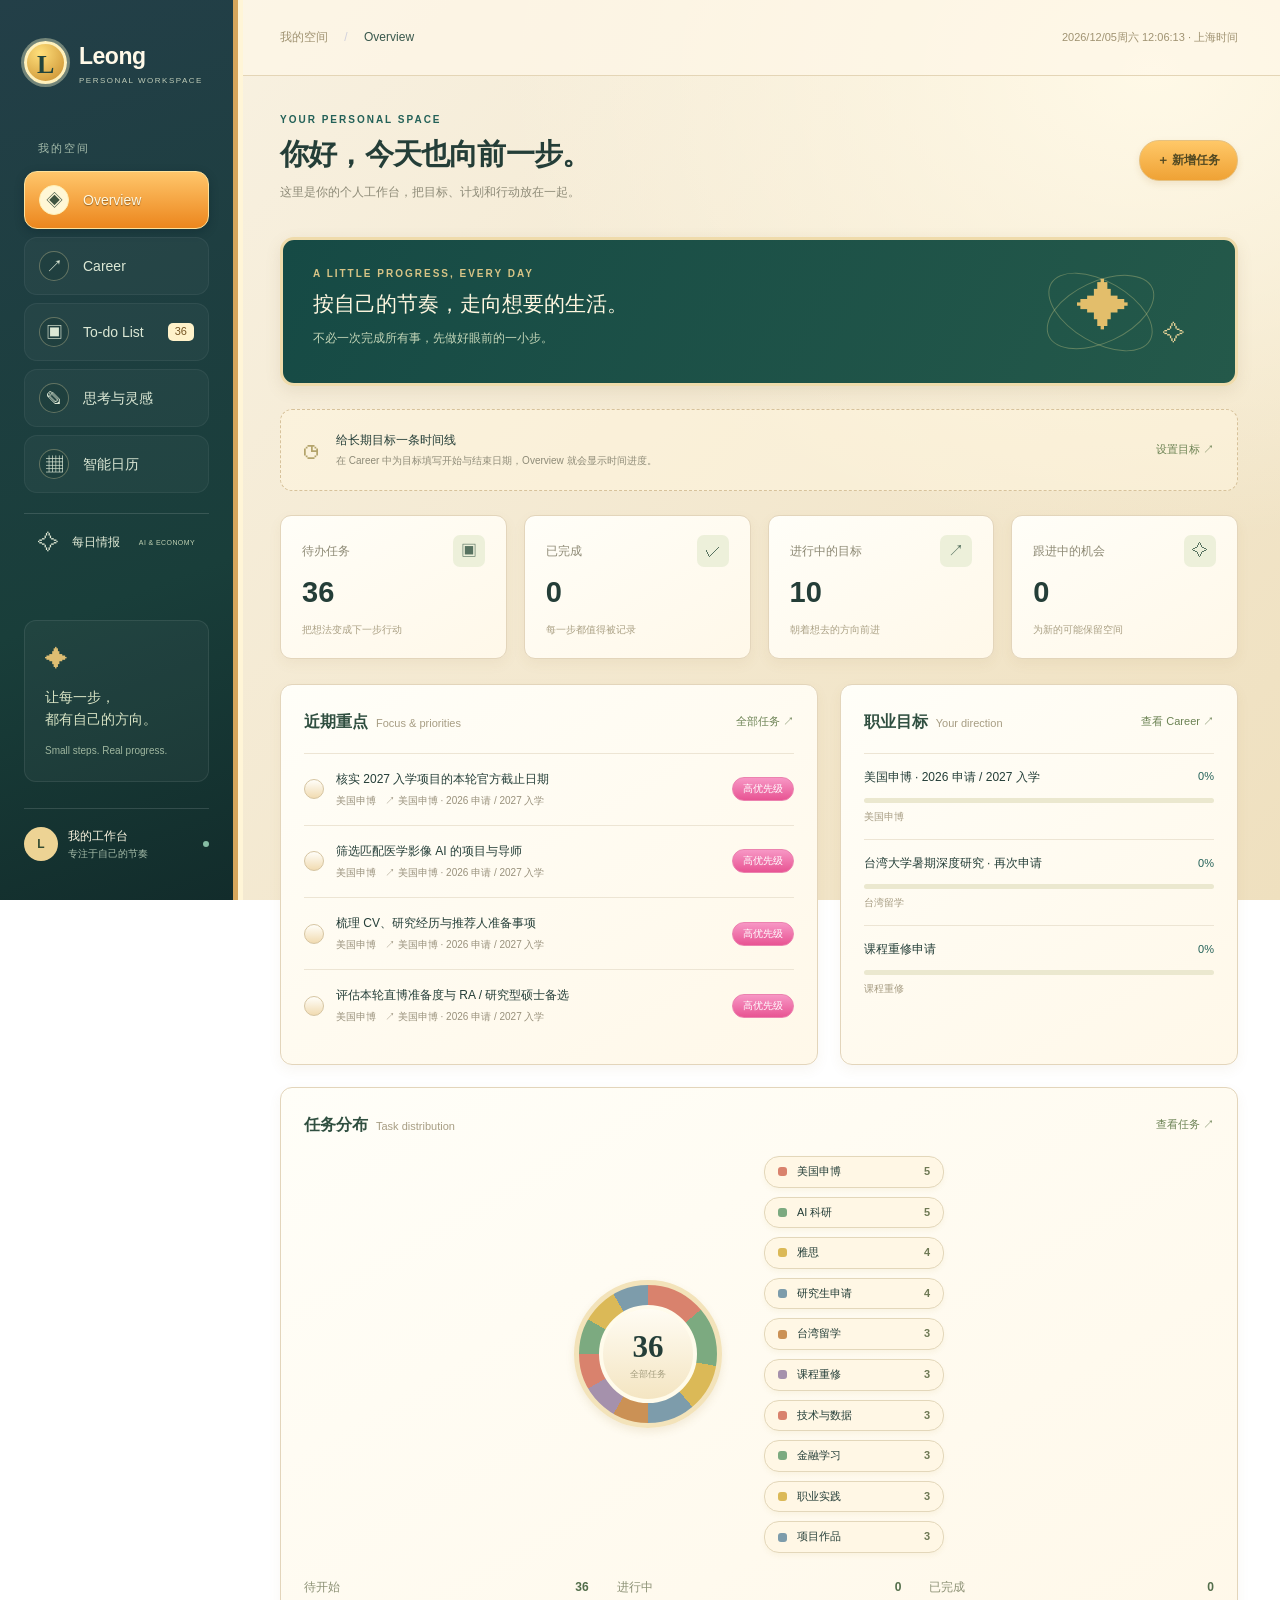
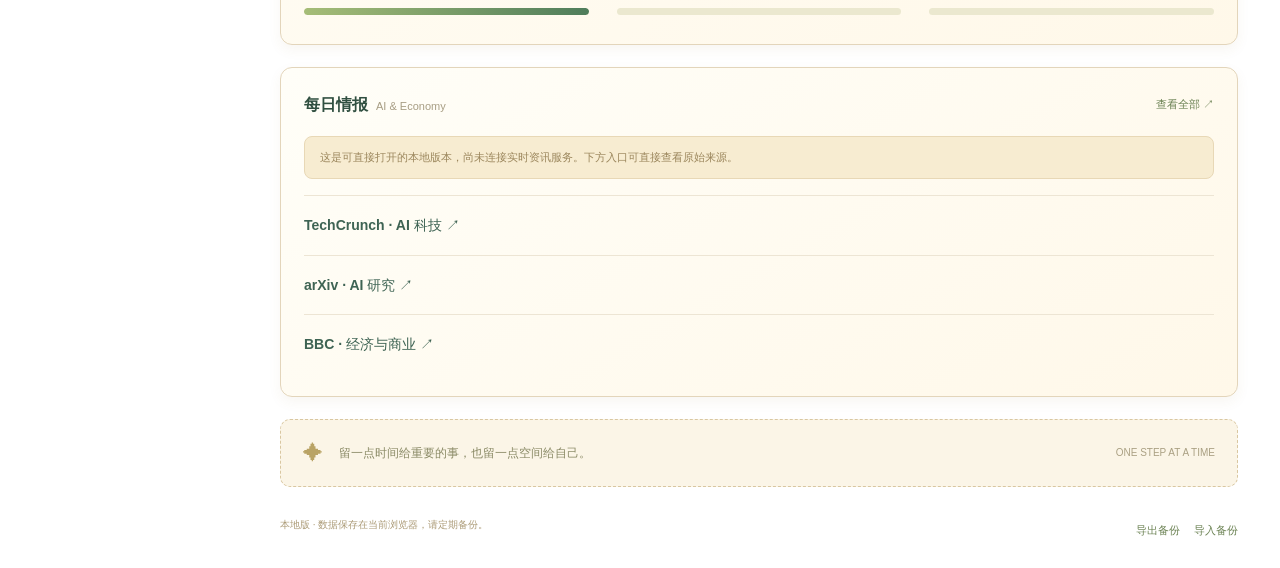
<file: index.html>
<!doctype html>
<html lang="zh-CN">
<head><meta charset="UTF-8"><meta name="viewport" content="width=device-width,initial-scale=1"><title>Leong · 个人工作台</title><style>:root{--bg:#f7f8fa;--ink:#222637;--muted:#868a9b;--purple:#7963cf;--line:#ececf2;--soft:#f2eefc}*{box-sizing:border-box}body{margin:0;background:var(--bg);color:var(--ink);font:14px/1.6 -apple-system,BlinkMacSystemFont,"Segoe UI","PingFang SC",sans-serif}button,input,select,textarea{font:inherit}button,a,input,select,textarea{-webkit-tap-highlight-color:transparent}button,a{touch-action:manipulation}button{cursor:pointer}a{color:inherit;text-decoration:none}button:focus-visible,a:focus-visible{outline:3px solid #b7a6ed;outline-offset:3px}.sidebar{position:fixed;inset:0 auto 0 0;width:238px;background:#fff;border-right:1px solid var(--line);padding:38px 24px;display:flex;flex-direction:column}.brand{display:flex;gap:12px;align-items:center;font-size:23px;font-weight:700;letter-spacing:-.5px}.brand-icon{background:var(--purple);color:white;border-radius:13px;width:43px;height:43px;display:grid;place-items:center;font-size:26px}.brand-sub{display:block;letter-spacing:1.5px;font-size:8px;color:var(--muted);font-weight:500}.workspace-label{margin:52px 14px 14px;font-size:11px;color:#a0a2b0;letter-spacing:2px}nav{display:grid;gap:8px}nav a{padding:13px 14px;border-radius:9px;display:flex;gap:14px;align-items:center;font-weight:500;color:#787b8d}nav a>span:first-child{font-size:21px;line-height:1;width:20px}nav a.active{color:var(--purple);background:var(--soft)}.nav-count{margin-left:auto;font-size:11px;background:#fff;padding:0 7px;border-radius:5px}.sidebar-note{margin-top:auto;background:linear-gradient(140deg,#f6f2ff,#faf9fe);padding:20px;border-radius:12px}.note-spark{color:#a390d9;font-size:23px}.sidebar-note p{margin:8px 0;color:#6b6089;font-size:14px}.sidebar-note small{color:#aaa0bc;font-size:10px}.profile{display:flex;align-items:center;gap:10px;margin-top:26px;font-size:12px}.avatar{background:#f0ecfa;color:var(--purple);width:34px;height:34px;display:grid;place-items:center;border-radius:50%;font-weight:bold}.profile small{display:block;color:var(--muted);font-size:10px}.online-dot{height:6px;width:6px;background:#85bda4;border-radius:50%;margin-left:auto}.shell{margin-left:238px}.topbar{height:76px;border-bottom:1px solid var(--line);padding:0 42px;display:flex;justify-content:space-between;align-items:center;background:#fff;color:#888b9b;font-size:12px}.crumb{margin:0 13px;color:#d1d1dc}#breadcrumb{color:#424658}#today-label{font-size:11px}main{max-width:1350px;margin:auto;padding:36px 42px 30px}.eyebrow{color:var(--purple);font-size:10px;letter-spacing:2px;font-weight:600;margin-bottom:6px}h1{font-size:29px;font-weight:650;letter-spacing:-.8px;line-height:1.4;margin:0}h2{font-size:16px;margin:0;font-weight:600}p{margin:8px 0;color:var(--muted)}.page-heading{display:flex;justify-content:space-between;align-items:center;margin-bottom:27px;gap:18px}.page-heading p{font-size:12px}.button{background:var(--purple);color:#fff;border:1px solid transparent;border-radius:8px;padding:10px 17px;font-size:12px;white-space:nowrap;box-shadow:0 3px 8px #7963cf17}.button:hover{background:#6954ba}.secondary{background:#fff;border-color:var(--line);color:#74788d;box-shadow:none}.secondary:hover{background:#f7f5fc}.danger{background:#c85865}.button:disabled{opacity:.55;cursor:wait}.hero{border:1px solid #e7e0f5;background:linear-gradient(110deg,#f0ebfb,#f8f5fc 65%,#ece7f8);border-radius:14px;padding:26px 30px;position:relative;overflow:hidden;display:flex;align-items:center;justify-content:space-between;margin-bottom:23px}.hero h2{font-size:21px;color:#50446c;font-weight:500}.hero p{font-size:12px;color:#978aa9}.hero-art{width:150px;height:80px;position:relative;margin-right:20px}.orbit{position:absolute;border:1px solid #c9bade;border-radius:50%;width:115px;height:62px;transform:rotate(-25deg);top:10px;left:8px}.orbit.second{transform:rotate(30deg)}.star{position:absolute;font-size:54px;color:#b3a0d4;left:42px;top:-7px}.little-star{position:absolute;color:#b8a8d3;font-size:22px;right:0;bottom:0}.stats{display:grid;grid-template-columns:repeat(4,1fr);gap:17px;margin-bottom:25px}.stat{background:white;border:1px solid var(--line);border-radius:11px;padding:19px 21px}.stat-label{color:#8a8da0;font-size:12px;display:flex;align-items:center;justify-content:space-between}.stat-icon{background:#f4f0fb;color:#a493cc;border-radius:7px;padding:3px 8px;font-size:16px}.stat-number{font-size:29px;line-height:1.3;margin:7px 0 5px;font-weight:600}.stat small{color:#a2a4b1;font-size:10px}.dashboard-grid{display:grid;grid-template-columns:1.35fr 1fr;gap:22px}.panel{background:#fff;border:1px solid var(--line);border-radius:12px;padding:23px}.panel-heading{display:flex;justify-content:space-between;align-items:center;gap:12px;margin-bottom:17px}.panel-heading h2 span{color:#a0a2b2;font-size:11px;font-weight:400;margin-left:8px}.text-link{background:none;border:0;color:var(--purple);font-size:11px;padding:5px 0}.task-row{display:flex;align-items:center;gap:12px;padding:16px 0;border-top:1px solid #f1f1f5}.check{border:1.5px solid #dcdbe8;background:#fff;border-radius:5px;width:19px;height:19px;flex-shrink:0;padding:0;line-height:16px;color:white}.check.done{background:var(--purple);border-color:var(--purple)}.task-text{flex:1;min-width:0}.task-title{font-size:12px;overflow-wrap:anywhere}.completed .task-title{text-decoration:line-through;color:#a5a5b3}.task-meta{display:flex;gap:9px;flex-wrap:wrap;font-size:10px;color:#a3a5b4;margin-top:4px}.priority{font-size:10px;border-radius:5px;padding:2px 8px;white-space:nowrap}.high{background:#fff0ed;color:#c38a80}.medium{background:#fff6e6;color:#b79b63}.low{background:#eef5f2;color:#8aa798}.goal-mini{padding:14px 0;border-top:1px solid #f1f1f5}.goal-title{display:flex;align-items:center;justify-content:space-between;gap:12px;font-size:12px}.goal-title>span:last-child{color:var(--purple);font-size:11px}.progress{background:#f1eef8;height:5px;border-radius:4px;overflow:hidden;margin:11px 0 6px}.progress>span{display:block;height:100%;background:#a28bdc;border-radius:4px}.goal-meta{font-size:10px;color:#aaa9b8}.empty{text-align:center;padding:34px 15px;color:#9694a8;font-size:12px}.empty-symbol{display:block;color:#cbc1e1;font-size:28px;margin-bottom:6px}.empty p{font-size:11px}.empty .button{margin-top:10px}.week-note{margin-top:22px;padding:17px 22px;border:1px dashed #ded9ea;border-radius:10px;display:flex;align-items:center;gap:16px;background:#faf9fd;font-size:12px;color:#90859f}.week-note>span{font-size:20px;color:#b0a1c7}.week-note small{margin-left:auto;color:#b3aaba;font-size:10px}.toolbar{display:flex;gap:12px;align-items:center;margin-bottom:20px;flex-wrap:wrap}.search{flex:1;min-width:160px}.toolbar input,.toolbar select{background:#fff;border:1px solid var(--line);border-radius:8px;padding:10px 13px;font-size:12px;color:#676b7f}.tabs{display:flex;gap:5px;padding:4px;background:#eeedf3;border-radius:8px}.tab{border:0;background:none;padding:7px 13px;border-radius:5px;color:#8c8b9e;font-size:11px}.tab.active{background:white;color:var(--purple);box-shadow:0 1px 4px #32224d0c}.task-list .task-row{padding:19px 0}.row-actions{display:flex;gap:7px}.icon-button{border:0;background:transparent;color:#aaa4b9;font-size:20px;padding:2px 7px;border-radius:5px}.icon-button:hover{background:var(--soft);color:var(--purple)}.edit-action{font-size:11px}.status-tag{font-size:10px;color:#9d8ebd;background:#f6f2fc;padding:2px 8px;border-radius:4px}.overdue{color:#c27980}.goals-grid{display:grid;grid-template-columns:repeat(3,1fr);gap:20px}.goal-card{background:white;border:1px solid var(--line);border-radius:12px;padding:23px}.goal-card .goal-title{font-size:16px;align-items:flex-start}.goal-category{font-size:10px;color:var(--purple);background:var(--soft);border-radius:5px;padding:3px 8px;display:inline-block;margin-bottom:17px}.goal-card p{white-space:pre-wrap;font-size:12px;min-height:39px;overflow-wrap:anywhere}.goal-card .progress{height:6px;margin:23px 0 9px}.goal-footer{display:flex;justify-content:space-between;margin-top:17px;border-top:1px solid var(--line);padding-top:14px;font-size:11px;color:#9693a7}.goal-card .row-actions{margin-top:12px;justify-content:flex-end}.wide-empty{grid-column:1/-1}.section-note{font-size:11px;color:#a19bb0;margin-bottom:21px}footer{max-width:1350px;margin:auto;padding:0 42px 23px;color:#b1afbf;font-size:10px;display:flex;justify-content:space-between}dialog{border:1px solid var(--line);border-radius:16px;width:min(490px,calc(100% - 32px));padding:27px;color:var(--ink);box-shadow:0 25px 100px #22163022}dialog::backdrop{background:#25203555;backdrop-filter:blur(3px)}.modal-heading{display:flex;justify-content:space-between;align-items:center;margin-bottom:21px}.field{display:block;margin-bottom:15px;font-size:12px;color:#777487}.field input,.field textarea,.field select{display:block;width:100%;margin-top:6px;border:1px solid #e3deee;background:#fdfcfe;border-radius:7px;padding:9px 11px;color:var(--ink);outline:none}.field input:focus,.field textarea:focus,.field select:focus{border-color:var(--purple);box-shadow:0 0 0 3px #7963cf11}.field textarea{resize:vertical;min-height:75px}.field-pair{display:grid;grid-template-columns:1fr 1fr;gap:14px}.form-actions{display:flex;justify-content:flex-end;gap:10px;margin-top:22px}#toast{position:fixed;bottom:24px;left:calc(50% + 80px);transform:translateX(-50%) translateY(20px);background:#3e3655;color:white;padding:11px 22px;border-radius:9px;font-size:12px;opacity:0;pointer-events:none;transition:.2s;z-index:10}#toast.visible{opacity:1;transform:translateX(-50%)}.error-panel{background:#fff5f5;border:1px solid #f3d7d7;padding:22px;border-radius:10px;color:#b16868}.hidden{display:none!important}@media(min-width:1500px){main{padding-top:45px}.hero{padding:35px}.panel{min-height:310px}}@media(max-width:1100px){.sidebar{width:200px;padding:30px 18px}.shell{margin-left:200px}main{padding:28px 25px}.topbar{padding:0 25px}.stats{gap:10px}.stat{padding:15px}.goals-grid{grid-template-columns:repeat(2,1fr)}footer{padding-left:25px;padding-right:25px}}@media(max-width:760px){.sidebar{position:static;width:auto;padding:16px 20px;border-right:0;border-bottom:1px solid var(--line)}.brand{font-size:20px}.brand-icon{height:35px;width:35px;font-size:22px}.workspace-label,.sidebar-note,.profile{display:none}nav{display:flex;margin-top:17px;gap:5px}nav a{flex:1;padding:9px 8px;font-size:11px;justify-content:center;gap:7px}nav a>span:first-child{font-size:16px;width:auto}.nav-count{margin-left:0}.shell{margin-left:0}.topbar{height:47px;padding:0 20px;font-size:10px}main{padding:24px 20px}.page-heading{align-items:flex-start;margin-bottom:20px}h1{font-size:25px}.page-heading .button{padding:9px 12px;margin-top:10px}.hero{padding:20px}.hero h2{font-size:17px}.hero-art{width:90px;flex-shrink:0;margin-right:0;transform:scale(.7)}.stats{grid-template-columns:repeat(2,1fr)}.dashboard-grid,.goals-grid{grid-template-columns:1fr}.panel{padding:18px}.week-note small{display:none}.toolbar .tabs{width:100%;order:3}.tab{flex:1}.task-list .task-row{flex-wrap:wrap;gap:10px}.task-text{flex-basis:50%}.task-list .row-actions{margin-left:auto}.goal-card{padding:20px}footer{padding:0 20px 22px;font-size:9px}#toast{left:50%;max-width:90%;white-space:nowrap}.field-pair{gap:10px}}
.news-nav{display:flex;align-items:center;gap:13px;margin-top:20px;padding:12px 14px;border-top:1px solid var(--line);color:#787b8d;font-size:12px}.news-nav>span{font-size:21px}.news-nav small{margin-left:auto;font-size:7px;color:#b4acc3;letter-spacing:.4px}.news-nav.active{color:var(--purple);background:var(--soft);border-radius:8px}.briefing{margin-top:22px}.news-item{padding:18px 0;border-top:1px solid var(--line)}.news-item a{font-size:14px;font-weight:550;display:block;color:#514762}.news-item a:hover{color:var(--purple)}.news-item p{font-size:12px;line-height:1.8;color:#9690a1}.news-meta{display:flex;gap:12px;flex-wrap:wrap;color:#aba4b5;font-size:10px;margin-top:8px}.news-category{background:var(--soft);color:var(--purple);padding:0 7px;border-radius:4px}.source-warning{background:#fbf6ed;color:#a08b67;border:1px solid #f1e8d8;padding:12px 15px;border-radius:8px;font-size:11px;margin-bottom:16px}.news-intro{display:flex;align-items:center;gap:12px;padding:17px 20px;background:#f0ebfb;border-radius:10px;color:#76628f;margin-bottom:20px;font-size:12px}.news-intro small{margin-left:auto;color:#9a89b0}.news-loading{color:#aaa2b8;padding:30px;text-align:center;font-size:12px}@media(max-width:760px){.news-nav{margin-top:7px;padding:6px 10px;border:0}.news-nav small{font-size:9px}.news-intro{align-items:flex-start;flex-direction:column;gap:3px}.news-intro small{margin-left:0}}
/* A warm personal desk, inspired by the supplied reference. */
:root{--bg:#f5ead5;--ink:#243e38;--muted:#8e8b78;--purple:#236158;--line:#e8dcc5;--soft:#edf0db}
body{background:radial-gradient(ellipse at 90% 8%,#fff9e7 0,transparent 40%),linear-gradient(135deg,#f9f3e5,#efe0bf);background-attachment:fixed}
.sidebar{background:linear-gradient(160deg,#233f48,#193e3a 65%,#122c2b);border-right:5px solid #d6a65c;box-shadow:5px 0 0 #fff5d7;color:#f9f3df}
.brand{color:#fff9e8}.brand-icon{background:radial-gradient(circle at 35% 25%,#ffdf7b,#c88c2d);color:#21443c;border:3px solid #fff1bd;border-radius:50%;box-shadow:0 0 0 3px #738579;font-family:Georgia,serif}.brand-sub{color:#bfccb8}.workspace-label{color:#a6bdac}nav a{color:#dce8d5;background:#ffffff08;border:1px solid #ffffff0e;border-radius:13px}nav a.active{color:#fff8df;background:linear-gradient(#ffc66b,#ec861d);border-color:#ffe19a;box-shadow:0 3px 10px #071e2855;text-shadow:0 1px 1px #926025}nav a>span:first-child{border:1px solid #e9dba755;background:#14352f44;height:30px;width:30px;display:grid;place-items:center;border-radius:50%;font-size:17px}nav a.active>span:first-child{background:#fff7d6;color:#405541;border-color:#fff0b4;text-shadow:none}.nav-count{color:#755422;background:#fff2ca}.news-nav{border-color:#ffffff22;color:#e3ebd7}.news-nav.active{background:#dca044;color:#fff}.news-nav small{color:#bfd0b2}.sidebar-note{background:#ffffff09;border:1px solid #ffffff15}.sidebar-note p{color:#d8e3c4}.sidebar-note small{color:#9fb69f}.note-spark{color:#ddbd72}.profile{border-top:1px solid #ffffff22;padding-top:18px}.profile small{color:#a5bba8}.avatar{background:#edd394;color:#344c32}.topbar{background:#fff8e9aa;border-bottom:1px solid #e4d5b6;color:#a09372}#breadcrumb{color:#38574c}.hero{background:linear-gradient(115deg,#164a45,#24594a);border:3px solid #efdbab;box-shadow:0 5px 15px #88724520}.hero h2{color:#fff7e0;font-family:Georgia,"PingFang SC",serif}.hero p{color:#c4d6b8}.hero .eyebrow{color:#d8c486}.orbit{border-color:#bcbd8166}.star{color:#e3be6b}.little-star{color:#e8d499}.stat,.panel,.goal-card{background:linear-gradient(150deg,#fffef8,#fff8e9);border-color:#e3d5bb;box-shadow:0 5px 13px #8c6c3310}.stat-icon{background:#edf0da;color:#577260}.stat-label{color:#8d8974}.stat small{color:#aaa084}.panel-heading h2{color:#304f40}.panel-heading h2 span{color:#a79d83}.button{background:linear-gradient(#ffc868,#efa235);color:#514923;border-color:#e5c181;border-radius:20px;box-shadow:0 3px 7px #a8742022;font-weight:600}.button:hover{background:linear-gradient(#ffd386,#ee941d)}.secondary{background:linear-gradient(#fffdf3,#f5e7c9);color:#536446;border-color:#e2d2b5}.secondary:hover{background:#f6e8c8}.danger{background:linear-gradient(#fba875,#dd6a32);color:white;border-color:#da8c54}.check{border-color:#d6c5a2;border-radius:50%;background:linear-gradient(#fffef9,#f1dbb1);width:20px;height:20px}.check.done{background:#61805b;border-color:#61805b}.task-row{border-color:#ede5d4}.task-list{background:linear-gradient(130deg,#fffcf5,#fdf1d6)}.task-list .task-row{border:1px solid #ebd9b9;background:linear-gradient(#fffdf8,#fff0d1);border-radius:12px;padding:18px;margin:11px 0;box-shadow:0 4px 8px #86642610}.task-list .task-row:first-child{margin-top:0}.task-list .task-row:last-child{margin-bottom:0}.task-meta{color:#99917c}.high{background:linear-gradient(#f797c5,#e85493);color:white;border:1px solid #ec82af}.medium{background:linear-gradient(#fff29d,#eed25d);color:#786124;border:1px solid #e8d38b}.low{background:linear-gradient(#e5ecad,#b7c779);color:#56642f;border:1px solid #cbd48f}.priority,.status-tag{border-radius:20px;padding:3px 10px}.status-tag{background:#e9ecc3;color:#657337}.progress{background:#ebe8cf}.progress>span{background:linear-gradient(90deg,#a6bd77,#4f7d5b)}.goal-meta{color:#a69c82}.goal-category{background:#254e44;color:#fff5cf;border-radius:20px}.goal-card p{color:#948c76}.goal-footer{border-color:#ede2ca}.goal-mini{border-color:#ede5d4}.empty{color:#8c8e71}.empty-symbol{color:#b7b385}.empty p{color:#aaa084}.text-link{color:#6b8253}.toolbar input,.toolbar select{background:#fffcf4;border-color:#e0d2b9;color:#717454}.tabs{background:#e8e5cd}.tab{color:#959075}.tab.active{color:#526941;background:#fffbed}.icon-button{color:#9c8d69}.icon-button:hover{background:#f2e8c9;color:#576b43}.week-note{background:#f9f1dbaa;border-color:#d9c7a1;color:#8b8b67}.week-note>span{color:#b9a365}.week-note small{color:#aaa083}.news-intro{background:#dce5c4;color:#567049}.news-intro small{color:#84936d}.news-category{background:#e7eccf;color:#607c4f}.news-item{border-color:#ede5d4}.news-item a{color:#3e6353}.news-meta{color:#a69e83}.news-item p{color:#92927b}.source-warning{background:#f7ecd1;border-color:#e8d8b6;color:#9b865c}.news-loading{color:#aaa081}dialog{background:#fffaf0;border-color:#e1d0af}dialog::backdrop{background:#143b3566}.field{color:#788368}.field input,.field select,.field textarea{background:linear-gradient(#fffef9,#fff4df);border-color:#e3d1b1}.form-actions{padding-top:5px}#editor{max-height:90vh;overflow-y:auto}#toast{background:#325d4a}footer{color:#ac9b77}.period-tabs{display:flex;gap:8px;flex-wrap:wrap;margin-bottom:13px}.period-tab{border:1px solid #ddceae;background:#fff9e8;color:#8c876a;border-radius:20px;padding:7px 18px;font-size:12px}.period-tab.active{background:linear-gradient(#285a4e,#18473f);color:#ffefc6;border-color:#2b5647;box-shadow:0 3px 6px #53634120}.career-profile{margin-bottom:28px;border-top:5px solid #315c4d}.profile-headline{font-size:14px;color:#6e7c5d}.profile-summary{white-space:pre-wrap;font-size:12px;overflow-wrap:anywhere}.profile-links{display:flex;gap:10px;align-items:center;flex-wrap:wrap;margin:18px 0}.experience-grid{display:grid;grid-template-columns:repeat(4,1fr);gap:14px}.experience-card{border:1px solid #e2d2b8;border-radius:13px;padding:18px;background:linear-gradient(145deg,#fffdf5,#fff0d1);box-shadow:0 4px 8px #8b60250c}.experience-card>span{font-size:8px;letter-spacing:1px;color:#8f9871;background:#f1edcb;border-radius:10px;padding:3px 8px}.experience-card h3{font-size:13px;margin:13px 0 7px}.experience-card p{font-size:11px;white-space:pre-wrap;color:#a1967b;overflow-wrap:anywhere}.profile-summary,.profile-headline{max-width:850px}
@media(max-width:1100px){.experience-grid{grid-template-columns:repeat(2,1fr)}}@media(max-width:760px){.sidebar{border-right:0;border-bottom:3px solid #daa453;box-shadow:none}.brand-icon{height:38px;width:38px}.news-nav{border:0}.news-nav.active{border-radius:9px}.hero{padding:18px}.task-list .task-row{padding:15px}.experience-grid{gap:9px}.experience-card{padding:13px}.experience-card h3{font-size:12px}.period-tabs{gap:6px}.period-tab{padding:6px 12px;font-size:11px}.profile-links .button{font-size:11px}.topbar{padding:0 20px}.career-profile .panel-heading{align-items:flex-start}}
.timeline-grid{display:grid;grid-template-columns:repeat(2,1fr);gap:18px;margin:0 0 24px}.timeline-empty{grid-column:1/-1;padding:18px 23px;border:1px dashed #d7c29b;border-radius:12px;display:flex;align-items:center;gap:18px;background:#fff6df88}.timeline-empty>span{font-size:28px;color:#b4a46c}.timeline-empty strong{font-size:12px;font-weight:500}.timeline-empty p{font-size:10px;margin:3px 0}.timeline-empty>a{margin-left:auto;white-space:nowrap}.timeline-card{padding:21px 24px}.timeline-title{display:flex;justify-content:space-between;align-items:center;gap:12px;margin:8px 0 13px}.timeline-title h2{font-family:Georgia,"PingFang SC",serif;font-size:19px;overflow-wrap:anywhere}.timeline-title strong{font-family:Georgia,serif;font-size:30px;color:#48765b;white-space:nowrap}.timeline-title small{font-size:19px}.timeline-card .progress{height:8px}.timeline-caption{display:flex;justify-content:space-between;font-size:10px;color:#9a9074;margin:10px 0 7px}.task-distribution{margin-top:22px}.distribution-grid{display:grid;grid-template-columns:repeat(3,1fr);gap:28px}.distribution-title{display:flex;justify-content:space-between;color:#8c9175;font-size:12px}.distribution-title strong{color:#536e4b}.distribution-grid .progress{height:7px}@media(max-width:760px){.timeline-grid{grid-template-columns:1fr;gap:12px}.timeline-empty{padding:16px;flex-wrap:wrap;gap:10px}.timeline-empty>div{flex:1}.timeline-empty>a{margin-left:38px}.distribution-grid{gap:16px}.timeline-title h2{font-size:17px}}
.portfolio-distribution{display:flex;align-items:center;justify-content:center;gap:42px;margin:12px 0 25px}.donut{height:148px;width:148px;border:5px solid #f3e3ba;border-radius:50%;padding:20px;box-shadow:0 4px 8px #99793220;flex-shrink:0}.donut>div{width:100%;height:100%;background:linear-gradient(#fffcf3,#f4e5c2);border-radius:50%;display:flex;align-items:center;justify-content:center;flex-direction:column;border:4px solid #fffbeb}.donut strong{font-family:Georgia,serif;font-size:31px;line-height:1.3}.donut small{font-size:9px;color:#a39c7d}.distribution-legend{min-width:180px;max-width:65%;display:grid;gap:9px}.distribution-legend>div{display:flex;align-items:center;gap:10px;border:1px solid #e3d7ba;border-radius:15px;background:#fff7e5;padding:6px 13px;font-size:11px;box-shadow:0 3px 5px #aa8a3310}.distribution-legend strong{margin-left:auto;color:#6e7954}.legend-dot{width:9px;height:9px;border-radius:3px;flex-shrink:0}.distribution-legend p{font-size:11px}@media(max-width:760px){.portfolio-distribution{gap:18px}.donut{width:115px;height:115px;padding:16px}.distribution-legend{min-width:120px}.distribution-legend>div{font-size:10px;gap:7px;padding:5px 10px}.donut strong{font-size:24px}}
.ideas-grid{display:grid;grid-template-columns:repeat(3,1fr);gap:20px}.idea-card{background:linear-gradient(140deg,#fffef7,#fff2d8);border:1px solid #e3d2b1;border-top:4px solid #c3a66a;border-radius:13px;padding:23px;box-shadow:0 5px 15px #90733612;min-width:0}.idea-card .panel-heading{margin-bottom:13px}.idea-card .goal-category{background:#dde7cd;color:#61794c}.idea-card h2{overflow-wrap:anywhere}.idea-card p{white-space:pre-wrap;overflow-wrap:anywhere;color:#8b8c73;font-size:12px;line-height:1.9;max-height:340px;overflow:auto;margin:13px 0}.idea-card .row-actions{justify-content:flex-end;border-top:1px solid #ebe0c8;padding-top:13px}.ideas-grid .wide-empty{grid-column:1/-1}@media(max-width:1100px){.ideas-grid{grid-template-columns:repeat(2,1fr)}}@media(max-width:760px){.ideas-grid{grid-template-columns:1fr}nav{flex-wrap:wrap}nav a{flex:1 1 40%}.idea-card{padding:20px}}
/* Calendar: isolated visual theme, keeping existing workspace styles intact. */
.calendar-module,.cal-dialog{--cal-bg:#fff;--cal-surface:#f7f8fa;--cal-text:#292d3b;--cal-muted:#9297a6;--cal-line:#eceef3;--cal-accent:#7969cf;color:var(--cal-text);font:13px/1.5 -apple-system,BlinkMacSystemFont,'Segoe UI','PingFang SC',sans-serif}.calendar-module{background:var(--cal-bg);border-radius:16px;border:1px solid var(--cal-line);padding:26px;box-shadow:0 8px 30px #24294108}.cal-dark{--cal-bg:#1c1e26;--cal-surface:#242731;--cal-text:#eceef6;--cal-muted:#999fb2;--cal-line:#333744;--cal-accent:#a091e8;color-scheme:dark}.cal-heading,.cal-toolbar,.cal-subbar,.cal-footer,.cal-period,.cal-actions,.cal-modal-heading,.cal-modal-actions{display:flex;align-items:center;justify-content:space-between;gap:12px}.cal-heading h1{font-size:27px;color:var(--cal-text);margin:4px 0;letter-spacing:-.7px}.cal-heading p{color:var(--cal-muted);font-size:12px;margin:5px 0}.cal-eyebrow{font-size:9px;letter-spacing:1.6px;color:var(--cal-accent)}.cal-button{padding:8px 12px;border:1px solid var(--cal-line);border-radius:8px;background:var(--cal-bg);color:var(--cal-text);font-size:12px;box-shadow:none;cursor:pointer;white-space:nowrap}.cal-button:hover{background:var(--cal-surface)}.cal-primary,.cal-primary:hover{background:var(--cal-accent);color:#fff;border-color:var(--cal-accent)}.cal-toolbar{margin-top:28px}.cal-period{justify-content:flex-start;gap:6px}.cal-period h2{font-size:15px;font-weight:550;margin-left:10px;color:var(--cal-text)}.cal-views{display:flex;border:1px solid var(--cal-line);padding:3px;border-radius:8px;background:var(--cal-surface)}.cal-views button{border:0;padding:5px 14px;border-radius:5px;background:transparent;color:var(--cal-muted);font-size:12px}.cal-views button.active{background:var(--cal-bg);color:var(--cal-accent);box-shadow:0 1px 4px #0000000c}.cal-subbar{margin:17px 0;flex-wrap:wrap;color:var(--cal-muted)}.cal-subbar select{border:1px solid var(--cal-line);border-radius:7px;background:var(--cal-bg);color:var(--cal-text);padding:6px 9px;font-size:12px}.cal-legend{display:flex;gap:14px;margin-right:auto}.cal-legend span{display:flex;align-items:center;gap:5px;font-size:10px}.cal-legend i{width:6px;height:6px;border-radius:50%}.cal-subbar small{font-size:10px}.cal-board{border:1px solid var(--cal-line);border-radius:10px;overflow:hidden}.cal-month-weekdays,.cal-month-grid{display:grid;grid-template-columns:repeat(7,minmax(0,1fr))}.cal-month-weekdays{background:var(--cal-surface);border-bottom:1px solid var(--cal-line);color:var(--cal-muted);font-size:10px;text-align:center;padding:10px 0}.cal-month-cell{min-height:132px;border-bottom:1px solid var(--cal-line);border-right:1px solid var(--cal-line);padding:7px;min-width:0}.cal-month-cell:nth-child(7n){border-right:0}.cal-month-cell:nth-last-child(-n+7){border-bottom:0}.cal-outside{background:var(--cal-surface)}.cal-date{border:0;background:none;border-radius:50%;color:var(--cal-text);font-size:11px;width:25px;height:25px;padding:0;margin-bottom:4px}.cal-today .cal-date{background:var(--cal-accent);color:#fff}.cal-event{--event-color:#7969cf;display:block;background:color-mix(in srgb,var(--event-color) 14%,var(--cal-bg));border:0;border-left:3px solid var(--event-color);border-radius:4px;color:var(--cal-text);text-align:left;width:100%;padding:5px 7px;cursor:pointer;overflow:hidden;box-shadow:none}.cal-event strong{font-size:11px;line-height:1.4;font-weight:500;display:block;overflow:hidden;text-overflow:ellipsis;white-space:nowrap}.cal-event small{display:block;color:var(--cal-muted);font-size:9px;margin-top:2px;overflow:hidden;white-space:nowrap;text-overflow:ellipsis}.cal-month-cell .cal-event{margin:3px 0}.cal-completed strong{text-decoration:line-through;opacity:.65}.cal-more{font-size:9px;color:var(--cal-accent);border:0;background:none;padding:3px}.cal-time-scroll{height:610px;overflow:auto;background:var(--cal-bg)}.cal-time-header{display:grid;grid-template-columns:48px repeat(var(--days),minmax(90px,1fr));position:sticky;top:0;z-index:4;background:var(--cal-bg);border-bottom:1px solid var(--cal-line);min-width:calc(48px + var(--days)*90px)}.cal-time-header>button{border:0;border-left:1px solid var(--cal-line);background:var(--cal-bg);color:var(--cal-muted);display:flex;align-items:center;justify-content:center;gap:8px;padding:12px;border-radius:0}.cal-time-header small{font-size:10px}.cal-time-header strong{font-size:17px;font-weight:500}.cal-time-header .cal-today-label{color:var(--cal-accent)}.cal-time-body{display:grid;grid-template-columns:48px repeat(var(--days),minmax(90px,1fr));height:1152px;min-width:calc(48px + var(--days)*90px)}.cal-hours{position:relative;background:var(--cal-bg);z-index:1}.cal-hours span{position:absolute;left:4px;font-size:9px;color:var(--cal-muted);transform:translateY(-5px)}.cal-hours span:first-child{transform:none}.cal-day-column{position:relative;height:1152px;border-left:1px solid var(--cal-line);background:repeating-linear-gradient(to bottom,transparent 0px,transparent 47px,var(--cal-line) 47px,var(--cal-line) 48px)}.cal-event-wrap{position:absolute;min-height:22px;z-index:2}.cal-event-wrap .cal-event{height:100%;padding-right:20px}.cal-drag-handle{position:absolute;right:2px;top:0;width:18px;height:22px;background:transparent;border:0;border-radius:3px;color:var(--cal-muted);cursor:grab;padding:0;touch-action:none}.cal-dragging .cal-event-wrap{pointer-events:none}.cal-dragging{cursor:grabbing!important;user-select:none}.cal-help{color:var(--cal-muted);font-size:10px;margin:13px 0;line-height:1.8}.cal-footer{padding-top:15px;border-top:1px solid var(--cal-line);color:var(--cal-muted);font-size:10px;flex-wrap:wrap}.cal-footer>div{display:flex;gap:8px}.cal-warning{background:#ffebca;color:#94632d;padding:12px;border-radius:7px;font-size:12px;margin-bottom:12px}.cal-dialog{background:var(--cal-bg);border:1px solid var(--cal-line);max-width:520px;width:calc(100% - 32px);border-radius:14px;padding:25px;box-shadow:0 20px 80px #00000022}.cal-dialog::backdrop{background:#13172166}.cal-dialog h2{color:var(--cal-text);font-size:18px}.cal-close{background:none;border:0;color:var(--cal-muted);font-size:25px;padding:0 5px}.cal-dialog label{display:block;font-size:12px;color:var(--cal-muted);margin:14px 0}.cal-dialog input:not([type=checkbox]),.cal-dialog select,.cal-dialog textarea{display:block;width:100%;border:1px solid var(--cal-line);padding:10px;border-radius:7px;margin-top:5px;background:var(--cal-surface);color:var(--cal-text);font:inherit}.cal-dialog input[type=color]{height:40px;padding:5px}.cal-dialog textarea{height:85px;resize:vertical}.cal-form-grid{display:grid;grid-template-columns:1fr 1fr;gap:0 14px}.cal-dialog .cal-check{display:flex;align-items:center;gap:8px}.cal-modal-actions{justify-content:flex-end;margin-top:20px}.cal-delete{margin-right:auto;color:#c46d75}.cal-dialog #cal-form-error{font-size:12px;color:#c46d75}.cal-button:focus-visible,.cal-views button:focus-visible,.cal-event:focus-visible,.cal-drag-handle:focus-visible{outline:2px solid var(--cal-accent);outline-offset:2px}@media(max-width:1100px){.calendar-module{padding:20px}.cal-toolbar{flex-wrap:wrap}.cal-month-cell{min-height:105px}}@media(max-width:760px){.calendar-module{padding:15px}.cal-heading{align-items:flex-start;flex-wrap:wrap}.cal-actions{margin-left:auto}.cal-heading h1{font-size:24px}.cal-period h2{font-size:12px;margin-left:4px}.cal-toolbar{margin-top:20px}.cal-legend{gap:9px}.cal-time-scroll{height:520px}.cal-month-cell{min-height:90px;padding:3px}.cal-month-cell .cal-event strong{font-size:9px}.cal-month-cell .cal-event small{display:none}.cal-month-cell .cal-event{padding:3px;border-left-width:2px}.cal-form-grid{grid-template-columns:1fr}.cal-subbar small{width:100%}.cal-modal-actions{gap:6px}.cal-dialog{padding:20px}}

.backup-actions{display:flex;gap:14px}@media(max-width:760px){footer{flex-direction:column;gap:8px}}</style></head>
<body>
<aside class="sidebar">
  <a class="brand" href="#overview"><span class="brand-icon">L</span><span>Leong<span class="brand-sub">PERSONAL WORKSPACE</span></span></a>
  <div class="workspace-label">我的空间</div>
  <nav aria-label="主导航"><a href="#overview" data-page="overview"><span>◈</span>Overview</a><a href="#career" data-page="career"><span>↗</span>Career</a><a href="#tasks" data-page="tasks"><span>▣</span>To-do List<span class="nav-count" id="task-count">0</span></a><a href="#ideas" data-page="ideas"><span>✎</span>思考与灵感</a><a href="#calendar" data-page="calendar"><span>▦</span>智能日历</a></nav>
  <a class="news-nav" href="#news" data-page="news"><span>✧</span>每日情报 <small>AI & ECONOMY</small></a>
  <div class="sidebar-note"><span class="note-spark">✦</span><p>让每一步，<br>都有自己的方向。</p><small>Small steps. Real progress.</small></div>
  <div class="profile"><span class="avatar">L</span><div>我的工作台<small>专注于自己的节奏</small></div><span class="online-dot" title="个人空间"></span></div>
</aside>
<div class="shell"><header class="topbar"><span>我的空间 <span class="crumb">/</span> <span id="breadcrumb">Overview</span></span><span id="today-label"></span></header>
<main id="main"></main><footer>为你的目标，留一块专注的空间。<span>Leong Workspace</span></footer></div>
<dialog id="editor"><form id="edit-form"><div class="modal-heading"><h2 id="modal-title">新增任务</h2><button type="button" class="icon-button" id="close-dialog" aria-label="关闭">×</button></div><div id="fields"></div><div class="form-actions"><button type="button" class="button secondary" id="cancel-dialog">取消</button><button class="button" type="submit" id="save-button">保存</button></div></form></dialog>
<dialog id="confirm-dialog"><h2>删除这条记录？</h2><p>删除后无法恢复。删除目标不会删除关联任务。</p><div class="form-actions"><button id="keep-item" class="button secondary">保留</button><button id="delete-item" class="button danger">确认删除</button></div></dialog>
<div id="toast" role="status" aria-live="polite"></div><script>/* Phase 1: local calendar only. No remote services or credentials. */
(() => {
'use strict';
const KEY='leong-calendar-v1', THEME='leong-calendar-theme';
const categories={study:{label:'学习',color:'#7869da'},research:{label:'科研',color:'#4699a0'},career:{label:'职业',color:'#cb8c4d'},life:{label:'生活',color:'#ce759e'}};
const $=s=>document.querySelector(s), escape=s=>String(s??'').replace(/[&<>"']/g,c=>({'&':'&amp;','<':'&lt;','>':'&gt;','"':'&quot;',"'":'&#39;'}[c]));
const iso=d=>`${d.getFullYear()}-${String(d.getMonth()+1).padStart(2,'0')}-${String(d.getDate()).padStart(2,'0')}`;
const local=d=>iso(d)+'T'+String(d.getHours()).padStart(2,'0')+':'+String(d.getMinutes()).padStart(2,'0');
const midnight=d=>new Date(d.getFullYear(),d.getMonth(),d.getDate());
const plus=(d,n)=>{const x=new Date(d);x.setDate(x.getDate()+n);return x;};
let selected=midnight(new Date()),mode='week',filter='all',theme='light',records=[],storageError='',editing=null,drag=null;
function validate(items){
 if(!Array.isArray(items)||items.length>10000)throw Error('日历数据格式无效');
 const ids=new Set();return items.map(i=>{
  if(!i||typeof i!=='object'||typeof i.id!=='string'||!/^[A-Za-z0-9-]{1,100}$/.test(i.id)||ids.has(i.id))throw Error('日程ID无效');ids.add(i.id);
  if(typeof i.title!=='string'||!i.title.trim()||i.title.trim().length>200)throw Error('标题需为1–200字');
  for(const k of ['start','end']){if(typeof i[k]!=='string'||!/^\d{4}-\d{2}-\d{2}T\d{2}:\d{2}$/.test(i[k])||!Number.isFinite(new Date(i[k]).getTime())||local(new Date(i[k]))!==i[k])throw Error('日期时间无效');}
  if(new Date(i.end)<=new Date(i.start))throw Error('结束时间必须晚于开始时间');
  if(!Object.hasOwn(categories,i.category)||!/^#[0-9a-f]{6}$/i.test(i.color)||typeof i.done!=='boolean'||typeof i.notes!=='string'||i.notes.length>5000)throw Error('分类、颜色或内容无效');
  return {id:i.id,title:i.title.trim(),start:i.start,end:i.end,category:i.category,color:i.color,done:i.done,notes:i.notes};
 });
}
try{const raw=localStorage.getItem(KEY);records=raw?validate(JSON.parse(raw)):[];theme=localStorage.getItem(THEME)==='dark'?'dark':'light';}catch(e){storageError='无法读取日历存储，原始数据已保留。请导入备份或检查浏览器权限。';}
function save(next){try{const checked=validate(next);localStorage.setItem(KEY,JSON.stringify(checked));records=checked;storageError='';return true;}catch(e){toast(e.message+'；更改未保存');return false;}}
function viewEvents(){return records.filter(e=>filter==='all'||e.category===filter).sort((a,b)=>a.start.localeCompare(b.start));}
function inDay(e,d){return new Date(e.start)<plus(midnight(d),1)&&new Date(e.end)>midnight(d);}
function clock(s){return new Date(s).toLocaleTimeString('zh-CN',{hour:'2-digit',minute:'2-digit',hour12:false});}
function dates(){if(mode==='day')return [selected];if(mode==='week'){const start=plus(selected,-((selected.getDay()+6)%7));return Array.from({length:7},(_,i)=>plus(start,i));}const first=new Date(selected.getFullYear(),selected.getMonth(),1),start=plus(first,-((first.getDay()+6)%7));return Array.from({length:42},(_,i)=>plus(start,i));}
function title(){if(mode==='month')return `${selected.getFullYear()}年${selected.getMonth()+1}月`;const days=dates();return mode==='day'?`${iso(selected)} ${['周日','周一','周二','周三','周四','周五','周六'][selected.getDay()]}`:`${iso(days[0])} — ${iso(days[6])}`;}
function eventButton(e,extra='',style=''){return `<button class="cal-event ${e.done?'cal-completed':''}" style="--event-color:${e.color};${style}" data-cal-edit="${e.id}" ${extra}><strong>${escape(e.title)}</strong><small>${clock(e.start)}–${clock(e.end)} · ${categories[e.category].label}${e.done?' · 已完成':''}</small></button>`;}
function monthGrid(){const events=viewEvents();return `<div class="cal-month-weekdays">${['一','二','三','四','五','六','日'].map(d=>`<span>周${d}</span>`).join('')}</div><div class="cal-month-grid">${dates().map(d=>{const list=events.filter(e=>inDay(e,d));return `<div class="cal-month-cell ${d.getMonth()!==selected.getMonth()?'cal-outside':''} ${iso(d)===iso(new Date())?'cal-today':''}" data-cal-drop="${iso(d)}"><button class="cal-date" data-cal-date="${iso(d)}" aria-label="在${iso(d)}创建日程">${d.getDate()}</button>${list.slice(0,3).map(e=>eventButton(e,`draggable="true" data-cal-drag="${e.id}"`)).join('')}${list.length>3?`<button class="cal-more" data-cal-open-day="${iso(d)}">查看另外 ${list.length-3} 项</button>`:''}</div>`;}).join('')}</div>`;}
function layout(list,d){
 const start=midnight(d).getTime(),end=plus(midnight(d),1).getTime();
 const segments=list.filter(e=>inDay(e,d)).map(e=>({event:e,a:Math.max(start,new Date(e.start).getTime()),b:Math.min(end,new Date(e.end).getTime())})).sort((a,b)=>a.a-b.a||a.b-b.b);
 let cluster=[],clusterEnd=0;const result=[];
 function flush(){const ends=[];for(const s of cluster){let column=ends.findIndex(end=>end<=s.a);if(column<0)column=ends.length;ends[column]=s.b;s.column=column;}for(const s of cluster){s.columns=ends.length;result.push(s);}cluster=[];}
 for(const s of segments){if(cluster.length&&s.a>=clusterEnd)flush();cluster.push(s);clusterEnd=Math.max(clusterEnd,s.b);}if(cluster.length)flush();return result;
}
function timeline(){const days=dates(),events=viewEvents();return `<div class="cal-time-scroll"><div class="cal-time-header" style="--days:${days.length}"><span></span>${days.map(d=>`<button class="${iso(d)===iso(new Date())?'cal-today-label':''}" data-cal-open-day="${iso(d)}"><small>${['日','一','二','三','四','五','六'][d.getDay()]}</small><strong>${d.getDate()}</strong></button>`).join('')}</div><div class="cal-time-body" style="--days:${days.length}"><div class="cal-hours">${Array.from({length:24},(_,h)=>`<span style="top:${h*48}px">${String(h).padStart(2,'0')}:00</span>`).join('')}</div>${days.map(d=>`<div class="cal-day-column" data-cal-drop="${iso(d)}">${layout(events,d).map(s=>{const a=new Date(s.a),b=new Date(s.b);const minutes=a.getHours()*60+a.getMinutes(),finish=s.b===plus(midnight(d),1).getTime()?1440:b.getHours()*60+b.getMinutes(),height=Math.max(22,(finish-minutes)*.8);const style=`top:${minutes*.8}px;height:${height}px;left:calc(${s.column/s.columns*100}% + 3px);width:calc(${100/s.columns}% - 6px);`;return `<div class="cal-event-wrap" style="${style}">${eventButton(s.event)}${s.a===new Date(s.event.start).getTime()?`<button class="cal-drag-handle" data-cal-handle="${s.event.id}" aria-label="拖动${escape(s.event.title)}调整时间" title="拖动调整时间">⠿</button>`:''}</div>`;}).join('')}</div>`).join('')}</div></div>`;}
function render(){
 const zone=Intl.DateTimeFormat().resolvedOptions().timeZone;
 const dayCount=viewEvents().filter(e=>inDay(e,selected)).length;
 return `<section class="calendar-module ${theme==='dark'?'cal-dark':''}"><div class="cal-heading"><div><div class="cal-eyebrow">PERSONAL CALENDAR · 第一阶段</div><h1>智能日历</h1><p>为重要的事，留出专属时间。</p></div><div class="cal-actions"><button class="cal-button" data-cal-theme aria-label="切换浅色深色模式">${theme==='dark'?'☀ 浅色':'☾ 深色'}</button><button class="cal-button cal-primary" data-cal-new>＋ 新建日程</button></div></div><div class="cal-toolbar"><div class="cal-period"><button class="cal-button" data-cal-nav="-1" aria-label="上一时段">‹</button><button class="cal-button" data-cal-today>今天</button><button class="cal-button" data-cal-nav="1" aria-label="下一时段">›</button><h2>${title()}</h2></div><div class="cal-views">${[['day','日'],['week','周'],['month','月']].map(([v,l])=>`<button data-cal-view="${v}" aria-pressed="${v===mode}" class="${v===mode?'active':''}">${l}</button>`).join('')}</div></div><div class="cal-subbar"><select id="cal-filter" aria-label="日程分类筛选"><option value="all">全部分类</option>${Object.entries(categories).map(([key,c])=>`<option value="${key}" ${filter===key?'selected':''}>${c.label}</option>`).join('')}</select><div class="cal-legend">${Object.values(categories).map(c=>`<span><i style="background:${c.color}"></i>${c.label}</span>`).join('')}</div><small>${escape(zone)} · ${dayCount} 项当日日程</small></div>${storageError?`<div class="cal-warning">${storageError}</div>`:''}<div class="cal-board">${mode==='month'?monthGrid():timeline()}</div><div class="cal-help">点击日程编辑；月视图拖动日程到目标日期，日／周视图拖动 ⠿ 按 15 分钟调整时间。支持跨日和重叠日程，自动安排与冲突建议将在第四阶段加入。</div><div class="cal-footer"><span>本地保存 · 无需 Google 授权 · 时间以设备时区为准</span><div><button class="cal-button" data-cal-export>备份日历</button><button class="cal-button" data-cal-import>导入日历</button><input type="file" id="cal-file" accept=".json,application/json" hidden></div></div></section>`;
}
function rerender(preserveScroll=true){if(page()!=='calendar')return;const old=$('.cal-time-scroll'),position=old?.scrollTop;$('#main').innerHTML=render();const next=$('.cal-time-scroll');if(next)next.scrollTop=preserveScroll&&position!==undefined?position:8*48;}
function open(date=iso(selected),id='',hour=9){
 const item=id?records.find(e=>e.id===id):null;editing=id||null;
 const from=new Date(date+'T00:00:00');from.setMinutes(Math.min(1380,Math.max(0,hour*60)));const end=new Date(from);end.setHours(end.getHours()+1);
 $('#cal-dialog')?.remove();const dialog=document.createElement('dialog');dialog.id='cal-dialog';dialog.className='cal-dialog '+(theme==='dark'?'cal-dark':'');
 dialog.innerHTML=`<form id="cal-form"><div class="cal-modal-heading"><h2>${id?'编辑日程':'新建日程'}</h2><button type="button" class="cal-close" data-cal-cancel aria-label="关闭">×</button></div><label>名称<input name="title" required maxlength="200" placeholder="例如：雅思阅读练习" value="${escape(item?.title||'')}"></label><div class="cal-form-grid"><label>开始<input name="start" type="datetime-local" required step="60" value="${escape(item?.start||local(from))}"></label><label>结束<input name="end" type="datetime-local" required step="60" value="${escape(item?.end||local(end))}"></label><label>分类<select name="category">${Object.entries(categories).map(([key,c])=>`<option value="${key}" ${key===(item?.category||'study')?'selected':''}>${c.label}</option>`).join('')}</select></label><label>颜色<input type="color" name="color" value="${item?.color||categories.study.color}"></label></div><label>备注<textarea name="notes" maxlength="5000" placeholder="补充细节…">${escape(item?.notes||'')}</textarea></label><label class="cal-check"><input type="checkbox" name="done" ${item?.done?'checked':''}> 标记已完成</label><p id="cal-form-error" role="alert"></p><div class="cal-modal-actions">${id?'<button type="button" class="cal-button cal-delete" data-cal-delete>删除日程</button>':''}<button type="button" class="cal-button" data-cal-cancel>取消</button><button type="submit" class="cal-button cal-primary">保存日程</button></div></form>`;
 document.body.append(dialog);dialog.showModal();
 $('#cal-form').onsubmit=event=>{event.preventDefault();const data=Object.fromEntries(new FormData(event.target));const item={...data,id:editing||(crypto.randomUUID?crypto.randomUUID():'event-'+Date.now()+'-'+Math.random().toString(36).slice(2)),done:event.target.elements.done.checked};try{validate([item]);const next=editing?records.map(e=>e.id===editing?item:e):[...records,item];if(save(next)){dialog.close();rerender();toast('日程已保存');}}catch(e){$('#cal-form-error').textContent=e.message;}};
}
function move(id,date,minute=null){const e=records.find(e=>e.id===id);if(!e)return;const old=new Date(e.start),start=new Date(date+'T00:00:00');start.setMinutes(minute===null?old.getHours()*60+old.getMinutes():Math.min(1425,Math.max(0,minute)));const end=new Date(start.getTime()+(new Date(e.end).getTime()-old.getTime()));const changed={...e,start:local(start),end:local(end)};if(save(records.map(i=>i.id===id?changed:i))){rerender();toast('日程时间已更新');}}
function download(){const url=URL.createObjectURL(new Blob([JSON.stringify({version:1,events:records},null,2)],{type:'application/json'})),a=document.createElement('a');a.href=url;a.download='日历备份-'+iso(new Date())+'.json';a.click();setTimeout(()=>URL.revokeObjectURL(url),1000);}
document.addEventListener('click',event=>{const b=event.target.closest('[data-cal-view],[data-cal-nav],[data-cal-today],[data-cal-new],[data-cal-date],[data-cal-open-day],[data-cal-edit],[data-cal-theme],[data-cal-cancel],[data-cal-delete],[data-cal-export],[data-cal-import]');if(!b)return;
 if(b.hasAttribute('data-cal-cancel'))return $('#cal-dialog').close();
 if(b.hasAttribute('data-cal-delete')){if(confirm('确定删除这个日程？删除后无法恢复。')&&save(records.filter(e=>e.id!==editing))){$('#cal-dialog').close();rerender();toast('日程已删除');}return;}
 if(b.hasAttribute('data-cal-theme')){const next=theme==='dark'?'light':'dark';try{localStorage.setItem(THEME,next);theme=next;rerender();}catch{toast('无法保存主题设置');}return;}
 if(b.dataset.calView){mode=b.dataset.calView;rerender(false);return;}
 if(b.dataset.calNav){const delta=Number(b.dataset.calNav);selected=mode==='month'?new Date(selected.getFullYear(),selected.getMonth()+delta,1):plus(selected,delta*(mode==='week'?7:1));rerender(false);return;}
 if(b.hasAttribute('data-cal-today')){selected=midnight(new Date());rerender(false);return;}
 if(b.hasAttribute('data-cal-new'))return open();
 if(b.dataset.calDate)return open(b.dataset.calDate);
 if(b.dataset.calOpenDay){selected=new Date(b.dataset.calOpenDay+'T00:00:00');mode='day';rerender(false);return;}
 if(b.dataset.calEdit)return open('',b.dataset.calEdit);
 if(b.hasAttribute('data-cal-export'))return download();
 if(b.hasAttribute('data-cal-import'))$('#cal-file').click();
});
document.addEventListener('dblclick',e=>{if(e.target.classList.contains('cal-day-column')){const minute=Math.round((e.clientY-e.target.getBoundingClientRect().top)/12)*15;open(e.target.dataset.calDrop,'',Math.min(1380,minute)/60);}});
document.addEventListener('change',async e=>{if(e.target.id==='cal-filter'){filter=e.target.value;rerender();}if(e.target.closest('#cal-form')&&e.target.name==='category')$('#cal-form').elements.color.value=categories[e.target.value].color;if(e.target.id==='cal-file'){try{const file=e.target.files[0];if(!file)return;if(file.size>10000000)throw Error('备份文件过大');const data=JSON.parse(await file.text());if(data.version!==1)throw Error('备份版本不支持');const checked=validate(data.events);if(confirm('导入会替换现有日历。建议先备份。继续？')&&save(checked)){rerender();toast('日历备份已导入');}}catch(error){toast(error.message);}finally{e.target.value='';}}});
document.addEventListener('dragstart',e=>{const item=e.target.closest('[data-cal-drag]');if(item){e.dataTransfer.setData('application/x-leong-event',item.dataset.calDrag);e.dataTransfer.effectAllowed='move';}});
document.addEventListener('dragover',e=>{if(e.target.closest('[data-cal-drop]')&&[...e.dataTransfer.types].includes('application/x-leong-event'))e.preventDefault();});
document.addEventListener('drop',e=>{const target=e.target.closest('[data-cal-drop]'),id=e.dataTransfer.getData('application/x-leong-event');if(target&&id){e.preventDefault();move(id,target.dataset.calDrop,target.classList.contains('cal-day-column')?Math.round((e.clientY-target.getBoundingClientRect().top)/12)*15:null);}});
document.addEventListener('pointerdown',e=>{const handle=e.target.closest('[data-cal-handle]');if(!handle||e.button!==0)return;e.preventDefault();const wrap=handle.closest('.cal-event-wrap');drag={id:handle.dataset.calHandle,offset:e.clientY-wrap.getBoundingClientRect().top,pointer:e.pointerId,handle};handle.setPointerCapture(e.pointerId);document.body.classList.add('cal-dragging');});
document.addEventListener('pointerup',e=>{if(!drag||drag.pointer!==e.pointerId)return;const current=drag;drag=null;document.body.classList.remove('cal-dragging');const target=document.elementFromPoint(e.clientX,e.clientY)?.closest('.cal-day-column');if(target)move(current.id,target.dataset.calDrop,Math.round((e.clientY-target.getBoundingClientRect().top-current.offset)/12)*15);});
document.addEventListener('pointercancel',()=>{drag=null;document.body.classList.remove('cal-dragging');});
window.Calendar={render,validate,backup:()=>records.map(e=>({...e})),restore:items=>{const checked=validate(items);if(!save(checked))throw Error('日历保存失败');},move,layout};
})();
</script><script>window.LEONG_INITIAL_STATE={"goals": [{"id": "plan-us-phd", "title": "美国申博 · 2026 申请 / 2027 入学", "category": "美国申博", "notes": "当前目标：2026 年申请，2027 年入学。核心方向：扎实学习技术，在 AI 的一个方向形成研究能力；优先探索医学图像分析、MRI/CT 重建、医疗多模态 AI。可检索 CS、ECE、生物医学工程、医学信息学的相关导师。院校、导师及官方截止日期待核实。\n备选路线：研究助理或有论文与导师指导的研究型硕士；若本轮研究证据不足，评估 2028 年入学。备选不会替代当前目标。", "progress": 0, "start": "", "due": ""}, {"id": "plan-taiwan-study", "title": "台湾大学暑期深度研究 · 再次申请", "category": "台湾留学", "notes": "此前未能参加，不能记为已完成科研或留学经历。计划再次申请暑期深度研究项目，结合当前 AI 兴趣匹配导师和课题。下一次项目年份、开放时间、资格、费用与具体研究组待官方核实。", "progress": 0, "start": "", "due": ""}, {"id": "plan-retake", "title": "课程重修申请", "category": "课程重修", "notes": "已确认是课程重修申请。先确认可重修课程、申请流程与时间、成绩记录及 GPA 计算规则，并核实毕业和学位要求。当前成绩、课程清单及毕业时间待补充。", "progress": 0, "start": "", "due": ""}, {"id": "plan-ielts", "title": "雅思备考 · 目标 8.5", "category": "雅思", "notes": "个人目标：总分 8.5。当前成绩、单项水平、目标考试日期待补充。院校最低要求与个人目标分开记录；不把 8.5 当作所有项目的录取要求。", "progress": 0, "start": "", "due": ""}, {"id": "plan-technical", "title": "Data Science / AI · 技术基础", "category": "技术与数据", "notes": "先补微积分、线性代数、概率统计；继续学习回归、时间序列、优化。技能次序：Python → SQL → pandas / NumPy → EDA 与可视化 → scikit-learn / ML → PyTorch / 深度学习 / LLM。目标是独立完成数据清洗、EDA、建模、验证、可视化和商业解释。若明确走 Quant，再评估随机过程与金融工程数学。掌握程度待自评。", "progress": 0, "start": "", "due": ""}, {"id": "plan-research", "title": "医学影像 × AI · 研究证据", "category": "AI 科研", "notes": "探索医学图像分析、MRI/CT 重建与医疗多模态 AI，选择一个小问题持续研究。读论文、复现基线、提出可检验的问题、开展对照实验、记录失败与局限。公开数据集分割与跨来源泛化可作为候选练习，须结合基础、数据许可和导师指导确认。现有科研成果与推荐人待补充。", "progress": 0, "start": "", "due": ""}, {"id": "plan-analytics", "title": "分析型硕士 · 项目比较与申请", "category": "研究生申请", "notes": "准备 2026 年申请、2027 年入学，逐个核实官方截止日期和先修要求。优先比较 Business Analytics / Data Science / Analytics；数学编程准备充分且兴趣明确时比较 Financial Engineering / Quantitative Finance / FinTech；Finance 项目重点检查 Analytics、Programming、AI 与 Financial Modeling 课程。哥大 MSAA 作为你提过的候选项目记录，名称、课程、学制及要求待官网核实，不视为已申请或录取。", "progress": 0, "start": "", "due": ""}, {"id": "plan-finance", "title": "金融基础 · 财务与商业判断", "category": "金融学习", "notes": "学习 Accounting、Corporate Finance、Economics、Investments：三张表、估值、DCF、NPV / IRR、资本结构、股票与债券。CFA 可作为学习框架，暂未设定考试或报名任务。目标是理解技术、数据、财务和商业模式，形成投资与创业判断。", "progress": 0, "start": "", "due": ""}, {"id": "plan-internship", "title": "职业桥梁 · Data / Finance 实习", "category": "职业实践", "notes": "探索医疗 AI 公司、Healthcare VC、医药咨询、券商医药组、FinTech 和数据分析实习。优先积累可证明的数据或金融工作成果；行业和岗位为候选，不记为已有经历。长期方向：FinTech / 投资 / 创业。", "progress": 0, "start": "", "due": ""}, {"id": "plan-portfolio", "title": "可展示的数据与商业分析项目", "category": "项目作品", "notes": "完成一个数据清洗 → EDA → 建模 → 验证 → 可视化 → 商业解释的项目，展示可运行代码、数据说明、评估结果与局限。结合医疗数据背景建立差异化，再探索金融或商业数据应用。数据权限、资源与具体选题待确认。", "progress": 0, "start": "", "due": ""}], "tasks": [{"id": "plan-task-us-phd-1", "title": "核实 2027 入学项目的本轮官方截止日期", "category": "美国申博", "notes": "建议行动；完成状态、实际成绩和具体截止日期需按你的情况更新。", "due": "", "priority": "high", "status": "todo", "goal": "plan-us-phd"}, {"id": "plan-task-us-phd-2", "title": "筛选匹配医学影像 AI 的项目与导师", "category": "美国申博", "notes": "建议行动；完成状态、实际成绩和具体截止日期需按你的情况更新。", "due": "", "priority": "high", "status": "todo", "goal": "plan-us-phd"}, {"id": "plan-task-us-phd-3", "title": "梳理 CV、研究经历与推荐人准备事项", "category": "美国申博", "notes": "建议行动；完成状态、实际成绩和具体截止日期需按你的情况更新。", "due": "", "priority": "high", "status": "todo", "goal": "plan-us-phd"}, {"id": "plan-task-us-phd-4", "title": "评估本轮直博准备度与 RA / 研究型硕士备选", "category": "美国申博", "notes": "建议行动；完成状态、实际成绩和具体截止日期需按你的情况更新。", "due": "", "priority": "high", "status": "todo", "goal": "plan-us-phd"}, {"id": "plan-task-us-phd-5", "title": "准备研究兴趣说明与申请材料清单", "category": "美国申博", "notes": "建议行动；完成状态、实际成绩和具体截止日期需按你的情况更新。", "due": "", "priority": "medium", "status": "todo", "goal": "plan-us-phd"}, {"id": "plan-task-taiwan-study-1", "title": "核实暑期深度研究项目下一轮开放与资格", "category": "台湾留学", "notes": "建议行动；完成状态、实际成绩和具体截止日期需按你的情况更新。", "due": "", "priority": "high", "status": "todo", "goal": "plan-taiwan-study"}, {"id": "plan-task-taiwan-study-2", "title": "寻找 AI 或医学影像 AI 相关研究组", "category": "台湾留学", "notes": "建议行动；完成状态、实际成绩和具体截止日期需按你的情况更新。", "due": "", "priority": "medium", "status": "todo", "goal": "plan-taiwan-study"}, {"id": "plan-task-taiwan-study-3", "title": "准备再次申请的动机与研究兴趣说明", "category": "台湾留学", "notes": "建议行动；完成状态、实际成绩和具体截止日期需按你的情况更新。", "due": "", "priority": "medium", "status": "todo", "goal": "plan-taiwan-study"}, {"id": "plan-task-retake-1", "title": "整理需要重修的课程与当前成绩", "category": "课程重修", "notes": "建议行动；完成状态、实际成绩和具体截止日期需按你的情况更新。", "due": "", "priority": "high", "status": "todo", "goal": "plan-retake"}, {"id": "plan-task-retake-2", "title": "核实学校重修申请流程与成绩计算规则", "category": "课程重修", "notes": "建议行动；完成状态、实际成绩和具体截止日期需按你的情况更新。", "due": "", "priority": "high", "status": "todo", "goal": "plan-retake"}, {"id": "plan-task-retake-3", "title": "确认重修安排对毕业和学位授予的影响", "category": "课程重修", "notes": "建议行动；完成状态、实际成绩和具体截止日期需按你的情况更新。", "due": "", "priority": "high", "status": "todo", "goal": "plan-retake"}, {"id": "plan-task-ielts-1", "title": "制定雅思 8.5 目标与单项提升计划", "category": "雅思", "notes": "建议行动；完成状态、实际成绩和具体截止日期需按你的情况更新。", "due": "", "priority": "high", "status": "todo", "goal": "plan-ielts"}, {"id": "plan-task-ielts-2", "title": "完成一次听说读写水平诊断", "category": "雅思", "notes": "建议行动；完成状态、实际成绩和具体截止日期需按你的情况更新。", "due": "", "priority": "medium", "status": "todo", "goal": "plan-ielts"}, {"id": "plan-task-ielts-3", "title": "制定每周练习安排", "category": "雅思", "notes": "建议行动；完成状态、实际成绩和具体截止日期需按你的情况更新。", "due": "", "priority": "medium", "status": "todo", "goal": "plan-ielts"}, {"id": "plan-task-ielts-4", "title": "确认考试时间、报名与成绩送达安排", "category": "雅思", "notes": "建议行动；完成状态、实际成绩和具体截止日期需按你的情况更新。", "due": "", "priority": "medium", "status": "todo", "goal": "plan-ielts"}, {"id": "plan-task-technical-1", "title": "自评数学与 Python 基础，安排补强次序", "category": "技术与数据", "notes": "建议行动；完成状态、实际成绩和具体截止日期需按你的情况更新。", "due": "", "priority": "high", "status": "todo", "goal": "plan-technical"}, {"id": "plan-task-technical-2", "title": "制定线代、概率与编程学习计划", "category": "技术与数据", "notes": "建议行动；完成状态、实际成绩和具体截止日期需按你的情况更新。", "due": "", "priority": "medium", "status": "todo", "goal": "plan-technical"}, {"id": "plan-task-technical-3", "title": "完成一个可复现的 Python / 机器学习练习", "category": "技术与数据", "notes": "建议行动；完成状态、实际成绩和具体截止日期需按你的情况更新。", "due": "", "priority": "medium", "status": "todo", "goal": "plan-technical"}, {"id": "plan-task-research-1", "title": "选定医学影像 AI 的一个候选研究问题", "category": "AI 科研", "notes": "建议行动；完成状态、实际成绩和具体截止日期需按你的情况更新。", "due": "", "priority": "high", "status": "todo", "goal": "plan-research"}, {"id": "plan-task-research-2", "title": "阅读关键论文并复现一个公开基线", "category": "AI 科研", "notes": "建议行动；完成状态、实际成绩和具体截止日期需按你的情况更新。", "due": "", "priority": "medium", "status": "todo", "goal": "plan-research"}, {"id": "plan-task-research-3", "title": "整理导师资源与可指导研究的团队", "category": "AI 科研", "notes": "建议行动；完成状态、实际成绩和具体截止日期需按你的情况更新。", "due": "", "priority": "medium", "status": "todo", "goal": "plan-research"}, {"id": "plan-task-research-4", "title": "设计对照实验，记录结果与局限", "category": "AI 科研", "notes": "建议行动；完成状态、实际成绩和具体截止日期需按你的情况更新。", "due": "", "priority": "medium", "status": "todo", "goal": "plan-research"}, {"id": "plan-task-research-5", "title": "持续记录个人贡献，为推荐信提供具体证据", "category": "AI 科研", "notes": "建议行动；完成状态、实际成绩和具体截止日期需按你的情况更新。", "due": "", "priority": "medium", "status": "todo", "goal": "plan-research"}, {"id": "plan-task-analytics-1", "title": "比较 Analytics / Data Science / 金融科技项目及先修要求", "category": "研究生申请", "notes": "建议行动；完成状态、实际成绩和具体截止日期需按你的情况更新。", "due": "", "priority": "high", "status": "todo", "goal": "plan-analytics"}, {"id": "plan-task-analytics-2", "title": "核实各候选项目 GMAT / GRE、语言与成绩要求", "category": "研究生申请", "notes": "建议行动；完成状态、实际成绩和具体截止日期需按你的情况更新。", "due": "", "priority": "high", "status": "todo", "goal": "plan-analytics"}, {"id": "plan-task-analytics-3", "title": "核实哥大 MSAA 项目名称、课程与官方申请信息", "category": "研究生申请", "notes": "建议行动；完成状态、实际成绩和具体截止日期需按你的情况更新。", "due": "", "priority": "medium", "status": "todo", "goal": "plan-analytics"}, {"id": "plan-task-analytics-4", "title": "围绕医疗数据到 AI / Analytics 的迁移整理申请故事", "category": "研究生申请", "notes": "建议行动；完成状态、实际成绩和具体截止日期需按你的情况更新。", "due": "", "priority": "medium", "status": "todo", "goal": "plan-analytics"}, {"id": "plan-task-finance-1", "title": "学习三张财务报表与公司金融基础", "category": "金融学习", "notes": "建议行动；完成状态、实际成绩和具体截止日期需按你的情况更新。", "due": "", "priority": "medium", "status": "todo", "goal": "plan-finance"}, {"id": "plan-task-finance-2", "title": "完成一次估值与 DCF / NPV / IRR 练习", "category": "金融学习", "notes": "建议行动；完成状态、实际成绩和具体截止日期需按你的情况更新。", "due": "", "priority": "medium", "status": "todo", "goal": "plan-finance"}, {"id": "plan-task-finance-3", "title": "用真实公司材料练习商业模式与投资判断", "category": "金融学习", "notes": "建议行动；完成状态、实际成绩和具体截止日期需按你的情况更新。", "due": "", "priority": "medium", "status": "todo", "goal": "plan-finance"}, {"id": "plan-task-internship-1", "title": "整理 Data / Finance 相关实习候选岗位", "category": "职业实践", "notes": "建议行动；完成状态、实际成绩和具体截止日期需按你的情况更新。", "due": "", "priority": "high", "status": "todo", "goal": "plan-internship"}, {"id": "plan-task-internship-2", "title": "制作突出医疗数据、AI 与分析能力的简历", "category": "职业实践", "notes": "建议行动；完成状态、实际成绩和具体截止日期需按你的情况更新。", "due": "", "priority": "medium", "status": "todo", "goal": "plan-internship"}, {"id": "plan-task-internship-3", "title": "准备项目展示后联系或申请相关团队", "category": "职业实践", "notes": "建议行动；完成状态、实际成绩和具体截止日期需按你的情况更新。", "due": "", "priority": "medium", "status": "todo", "goal": "plan-internship"}, {"id": "plan-task-portfolio-1", "title": "选择一个可获取且有使用许可的数据集", "category": "项目作品", "notes": "建议行动；完成状态、实际成绩和具体截止日期需按你的情况更新。", "due": "", "priority": "medium", "status": "todo", "goal": "plan-portfolio"}, {"id": "plan-task-portfolio-2", "title": "完成清洗、EDA、模型评估与可视化", "category": "项目作品", "notes": "建议行动；完成状态、实际成绩和具体截止日期需按你的情况更新。", "due": "", "priority": "medium", "status": "todo", "goal": "plan-portfolio"}, {"id": "plan-task-portfolio-3", "title": "整理代码、复现说明与商业解释", "category": "项目作品", "notes": "建议行动；完成状态、实际成绩和具体截止日期需按你的情况更新。", "due": "", "priority": "medium", "status": "todo", "goal": "plan-portfolio"}], "opportunities": [], "profile": {"name": "", "headline": "Medical Imaging × Data Science × AI → FinTech / 投资 / 创业", "summary": "长期主线：医学 / 医疗数据 → Data Science / AI → Finance → FinTech / 投资 / 创业，培养技术理解、金融判断与商业决策能力。2026 年申请、2027 年入学；本科毕业规划为 2027 年，具体月份待确认。并行比较分析型硕士、金融科技相关硕士与美国直博路线。雅思个人目标 8.5。保留 RA、研究型硕士及 2028 年入学备选，按准备进度再判断。", "industry": "", "academic": "医学影像技术背景（据你提供的既往规划）。台湾大学暑期深度研究项目此前未能参加，准备结合 AI 方向再次申请。当前均分 / GPA、重修课程与毕业时间待补充。", "skills": "学习计划：数学与统计、Python / SQL / pandas / NumPy / scikit-learn、数据可视化与机器学习；之后学习 PyTorch / 深度学习。金融基础覆盖财务报表、公司金融、经济学、投资与估值。当前掌握程度待自评。", "volunteering": "", "linkedin": "", "cv": ""}};
'use strict';
window.LEONG_OFFLINE=true;
(() => {
 const key='leong-personal-workspace-v1';
 const empty=()=>({tasks:[],goals:[],opportunities:[],thoughts:[],inspirations:[],profile:{}});
 const allowedStatus=['todo','doing','done'];
 const allowedPriority=['high','medium','low'];
 const allowedStages=['interested','applied','interview','offer','closed'];
 const string=(v,max=5000)=>{if(typeof v!=='string'||v.length>max)throw Error('数据字段格式无效');return v;};
 const validUrl=v=>{string(v);if(!v)return v;const u=new URL(v);if(!['http:','https:'].includes(u.protocol)||u.username||u.password)throw Error('链接格式无效');return v;};
 function normalize(raw) {
  if(!raw||typeof raw!=='object'||Array.isArray(raw))throw Error('备份文件格式无效');
  const result=empty(), ids=new Set();
  for(const kind of ['tasks','goals','opportunities','thoughts','inspirations']) {
   if(['thoughts','inspirations'].includes(kind)&&raw[kind]===undefined)raw={...raw,[kind]:[]};
   if(!Array.isArray(raw[kind])||raw[kind].length>10000)throw Error('备份列表格式无效');
   result[kind]=raw[kind].map(item=>{
    if(!item||typeof item!=='object')throw Error('记录格式无效');
    const id=string(item.id,100);
    if(!/^[a-zA-Z0-9-]+$/.test(id)||ids.has(id))throw Error('记录 ID 无效');
    ids.add(id);
    const title=string(item.title,200).trim();if(!title)throw Error('标题不能为空');
    const output={id,title,notes:string(item.notes||''),category:string(item.category||''),due:string(item.due||'',10)};
    if(output.due&&(!/^\d{4}-\d{2}-\d{2}$/.test(output.due)||!Number.isFinite(Date.parse(output.due))||new Date(output.due).toISOString().slice(0,10)!==output.due))throw Error('日期格式无效');
    if(kind==='tasks') {
     if(!allowedStatus.includes(item.status)||!allowedPriority.includes(item.priority))throw Error('任务状态无效');
     Object.assign(output,{status:item.status,priority:item.priority,goal:string(item.goal||'',100)});
    }else if(kind==='goals'){
     output.start=string(item.start||'',10);if(output.start&&(!/^\d{4}-\d{2}-\d{2}$/.test(output.start)||!Number.isFinite(Date.parse(output.start))||new Date(output.start).toISOString().slice(0,10)!==output.start))throw Error('开始日期格式无效');if(output.start&&output.due&&output.start>output.due)throw Error('结束日期不能早于开始日期');
     if(!Number.isInteger(item.progress)||item.progress<0||item.progress>100)throw Error('进度无效');output.progress=item.progress;
    }else if(kind==='opportunities'){if(!allowedStages.includes(item.stage))throw Error('机会阶段无效');output.stage=item.stage;}else{output.created=string(item.created||new Date().toISOString(),50);if(!Number.isFinite(Date.parse(output.created)))throw Error('记录时间无效');}
    return output;
   });
  }
  const goals=new Set(result.goals.map(g=>g.id));
  result.tasks.forEach(t=>{if(t.goal&&!goals.has(t.goal))t.goal='';});
  const p=raw.profile||{};
  for(const field of ['name','headline','summary','industry','academic','skills','volunteering','linkedin','cv'])result.profile[field]=string(p[field]||'');
  validUrl(result.profile.linkedin);validUrl(result.profile.cv);
  return result;
 }
 function read() {const raw=localStorage.getItem(key);return raw?normalize(JSON.parse(raw)):normalize(window.LEONG_INITIAL_STATE||empty());}
 function save(value){const checked=normalize(value);localStorage.setItem(key,JSON.stringify(checked));return checked;}
 window.offlineAPI=async(path,method,data)=>{
  if(path==='/api/news')return {items:[],updated:null,errors:[]};
  const current=read();
  if(path==='/api/state'&&method==='GET')return current;
  if(path==='/api/profile'&&method==='PUT'){current.profile=data;save(current);return data;}
  const [,prefix,kind,id]=path.split('/');
  if(prefix!=='api'||!['tasks','goals','opportunities','thoughts','inspirations'].includes(kind))throw Error('记录不存在');
  if(method==='POST'){
   const item={...data,id:crypto.randomUUID(),...(['thoughts','inspirations'].includes(kind)?{created:new Date().toISOString()}: {})};current[kind].unshift(item);save(current);return item;
  }
  const index=current[kind].findIndex(i=>i.id===id);if(index<0)throw Error('记录不存在');
  if(method==='PUT'){current[kind][index]={...data,id,...(['thoughts','inspirations'].includes(kind)?{created:current[kind][index].created}: {})};save(current);return current[kind][index];}
  if(method==='DELETE'){current[kind].splice(index,1);if(kind==='goals')current.tasks.forEach(t=>{if(t.goal===id)t.goal='';});save(current);return {id};}
  throw Error('操作无效');
 };
 document.addEventListener('DOMContentLoaded',()=>{
  const footer=document.querySelector('footer');
  footer.innerHTML='<span>本地版 · 数据保存在当前浏览器，请定期备份。</span><div class="backup-actions"><button class="text-link" id="export-backup">导出备份</button><button class="text-link" id="import-backup">导入备份</button><input type="file" accept="application/json,.json" id="backup-file" hidden></div>';
  document.querySelector('#export-backup').onclick=()=>{
   try{const blob=new Blob([JSON.stringify({version:1,data:read()},null,2)],{type:'application/json'});const url=URL.createObjectURL(blob),a=document.createElement('a');a.href=url;a.download='Leong-workspace-backup-'+new Date().toISOString().slice(0,10)+'.json';a.click();setTimeout(()=>URL.revokeObjectURL(url),1000);toast('备份已导出，请妥善保存');}catch{toast('导出失败，请检查浏览器存储权限');}
  };
  document.querySelector('#import-backup').onclick=()=>document.querySelector('#backup-file').click();
  document.querySelector('#backup-file').onchange=async event=>{
   const file=event.target.files[0];if(!file)return;
   try{
    if(file.size>10_000_000)throw Error('备份文件过大');
    const parsed=JSON.parse(await file.text());if(parsed.version!==1)throw Error('备份版本不支持');
    const incoming=normalize(parsed.data);
    if(!confirm('导入会替换此浏览器中现有的工作台数据。建议先导出备份。继续导入？'))return;
    save(incoming);await refresh();toast('备份已导入');
   }catch(error){toast(error.message||'无法读取此备份');}finally{event.target.value='';}
  };
  try{read();}catch{document.querySelector('#main').innerHTML='<div class="error-panel">浏览器存储不可用或原有数据无法读取。请使用 Chrome / Edge 的普通窗口打开，或导入有效备份。现有数据不会自动清除。</div>';}
 });
})();
</script><script>'use strict';
const $ = (selector, root = document) => root.querySelector(selector);
const esc = value => String(value ?? '').replace(/[&<>"']/g, ch => ({'&':'&amp;','<':'&lt;','>':'&gt;','"':'&quot;',"'":'&#39;'}[ch]));
const today = () => { const d = new Date(); return `${d.getFullYear()}-${String(d.getMonth()+1).padStart(2,'0')}-${String(d.getDate()).padStart(2,'0')}`; };
const labels = {high:'高优先级',medium:'中优先级',low:'低优先级',todo:'待开始',doing:'进行中',done:'已完成',interested:'待了解',applied:'已申请',interview:'面试中',offer:'已获得',closed:'已结束'};
let state = {tasks:[],goals:[],opportunities:[],thoughts:[],inspirations:[],profile:{}};
let loaded = false;
let newsState = null, newsFilter = 'all', newsBusy = false;
let filters = {status:'all',search:'',priority:'all',period:'all'};
let ideaTab='thoughts', ideaSearch='';
let editing = null, pendingDelete = null, toastTimer;
function toast(message) { $('#toast').textContent = message; $('#toast').classList.add('visible'); clearTimeout(toastTimer); toastTimer=setTimeout(()=>$('#toast').classList.remove('visible'),3500); }
async function api(path, method='GET', data) {
  if(window.offlineAPI)return window.offlineAPI(path,method,data);
  const response = await fetch(path, {method, headers:data ? {'Content-Type':'application/json'} : {}, body:data ? JSON.stringify(data) : undefined});
  const result = await response.json();
  if (!response.ok) throw new Error(result.error || '保存失败，请重试');
  return result;
}
async function refresh() { state=await api('/api/state'); loaded=true; render(); }
function page() { const hash=location.hash.slice(1); return ['overview','career','tasks','news','ideas','calendar'].includes(hash) ? hash : 'overview'; }
function heading(label, title, subtitle, kind, button) { return `<div class="page-heading"><div><div class="eyebrow">${label}</div><h1>${title}</h1><p>${subtitle}</p></div><button class="button" data-new="${kind}">＋ ${button}</button></div>`; }
function empty(symbol,title,detail,kind,button) { return `<div class="empty"><span class="empty-symbol">${symbol}</span>${title}<p>${detail}</p>${kind ? `<button class="button secondary" data-new="${kind}">＋ ${button}</button>`:''}</div>`; }
function dueText(item) { return item.due ? `<span class="${item.due < today() && item.status !== 'done' ? 'overdue':''}">${item.due < today() && item.status !== 'done' ? '已逾期 · ':''}${esc(item.due)}</span>` : ''; }
function taskRow(task, full=false) { const goal=state.goals.find(g=>g.id===task.goal); return `<div class="task-row ${task.status==='done'?'completed':''}"><button class="check ${task.status==='done'?'done':''}" data-toggle="${task.id}" aria-label="${task.status==='done'?'恢复任务':'完成任务'}：${esc(task.title)}">${task.status==='done'?'✓':''}</button><div class="task-text"><div class="task-title">${esc(task.title)}</div><div class="task-meta">${task.category?`<span>${esc(task.category)}</span>`:''}${dueText(task)}${goal?`<span>↗ ${esc(goal.title)}</span>`:''}</div></div><span class="priority ${task.priority}">${labels[task.priority]}</span>${full?`<span class="status-tag">${labels[task.status]}</span><div class="row-actions"><button class="icon-button edit-action" data-edit="tasks:${task.id}" aria-label="编辑任务 ${esc(task.title)}">编辑</button><button class="icon-button" data-delete="tasks:${task.id}" aria-label="删除任务 ${esc(task.title)}">×</button></div>`:''}</div>`; }
function goalMini(goal) { return `<div class="goal-mini"><div class="goal-title"><span>${esc(goal.title)}</span><span>${goal.progress}%</span></div><div class="progress" role="progressbar" aria-label="${esc(goal.title)}" aria-valuenow="${goal.progress}" aria-valuemin="0" aria-valuemax="100"><span style="width:${goal.progress}%"></span></div><div class="goal-meta">${esc(goal.category || '职业目标')}${goal.due?' · '+esc(goal.due):''}</div></div>`; }
function sortedTasks(tasks) { const rank={high:0,medium:1,low:2}; return [...tasks].sort((a,b)=>(a.due||'9999').localeCompare(b.due||'9999') || rank[a.priority]-rank[b.priority]); }
function overview() {
 const pending=state.tasks.filter(t=>t.status!=='done');
 const focus=sortedTasks(pending).slice(0,4);
 const completed=state.tasks.filter(t=>t.status==='done').length;
 const active=state.goals.filter(g=>g.progress<100);
 const opportunities=state.opportunities.filter(o=>o.stage!=='closed');
 const stats=[['待办任务',pending.length,'把想法变成下一步行动','▣'],['已完成',completed,'每一步都值得被记录','✓'],['进行中的目标',active.length,'朝着想去的方向前进','↗'],['跟进中的机会',opportunities.length,'为新的可能保留空间','✧']];
 return heading('YOUR PERSONAL SPACE','你好，今天也向前一步。','这里是你的个人工作台，把目标、计划和行动放在一起。','tasks','新增任务')+
 `<section class="hero"><div><div class="eyebrow">A LITTLE PROGRESS, EVERY DAY</div><h2>按自己的节奏，走向想要的生活。</h2><p>不必一次完成所有事，先做好眼前的一小步。</p></div><div class="hero-art" aria-hidden="true"><span class="orbit"></span><span class="orbit second"></span><span class="star">✦</span><span class="little-star">✧</span></div></section>`+
 `${timelineSection()}<section class="stats" aria-label="工作台概况">${stats.map(s=>`<div class="stat"><div class="stat-label">${s[0]}<span class="stat-icon">${s[3]}</span></div><div class="stat-number">${s[1]}</div><small>${s[2]}</small></div>`).join('')}</section>`+
 `<div class="dashboard-grid"><section class="panel"><div class="panel-heading"><h2>近期重点<span>Focus & priorities</span></h2><a class="text-link" href="#tasks">全部任务 ↗</a></div>${focus.length?focus.map(t=>taskRow(t)).join(''):empty('▣','给今天一个小小的开始','添加一项任务，安排下一步行动。','tasks','添加任务')}</section><section class="panel"><div class="panel-heading"><h2>职业目标<span>Your direction</span></h2><a class="text-link" href="#career">查看 Career ↗</a></div>${active.length?active.slice(0,3).map(goalMini).join(''):empty('↗','下一站，你想去哪里？','记录一个目标，让努力有方向。','goals','创建目标')}</section></div>${distributionSection()}<section class="panel briefing"><div class="panel-heading"><h2>每日情报<span>AI & Economy</span></h2><a class="text-link" href="#news">查看全部 ↗</a></div>${newsContent(3)}</section><div class="week-note"><span>✦</span>留一点时间给重要的事，也留一点空间给自己。<small>ONE STEP AT A TIME</small></div>`;
}
function goalCard(goal) {
 const tasks=state.tasks.filter(t=>t.goal===goal.id), done=tasks.filter(t=>t.status==='done').length;
 return `<article class="goal-card"><div class="goal-category">${esc(goal.category||'职业发展')}</div><div class="goal-title"><span>${esc(goal.title)}</span><span>${goal.progress}%</span></div><p>${esc(goal.notes||'为这个目标添加方向和计划。')}</p><div class="progress" role="progressbar" aria-label="${esc(goal.title)}" aria-valuenow="${goal.progress}" aria-valuemin="0" aria-valuemax="100"><span style="width:${goal.progress}%"></span></div><div class="goal-meta">手动记录目标进度${goal.due?' · 目标日期 '+esc(goal.due):''}</div><div class="goal-footer"><span>阶段计划 · ${done}/${tasks.length} 已完成</span><button class="text-link" data-plan="${goal.id}">＋ 添加计划</button></div>${tasks.slice(0,3).map(t=>taskRow(t)).join('')}${tasks.length>3?'<a class="text-link" href="#tasks">在 To-do List 查看所有计划 ↗</a>':''}<div class="row-actions"><button class="icon-button edit-action" data-edit="goals:${goal.id}">编辑目标</button><button class="icon-button" data-delete="goals:${goal.id}" aria-label="删除目标 ${esc(goal.title)}">×</button></div></article>`;
}
function opportunityCard(item) { return `<article class="goal-card"><div class="goal-category">${labels[item.stage]}</div><div class="goal-title"><span>${esc(item.title)}</span></div><p>${esc(item.notes||'添加机会信息与下一步跟进安排。')}</p><div class="goal-footer"><span>${esc(item.category||'未填写机构')}${item.due?' · 跟进 '+esc(item.due):''}</span></div><div class="row-actions"><button class="icon-button edit-action" data-edit="opportunities:${item.id}">更新进度</button><button class="icon-button" data-delete="opportunities:${item.id}" aria-label="删除机会 ${esc(item.title)}">×</button></div></article>`; }
function career() { return heading('BUILD YOUR NEXT CHAPTER','Career','明确方向，拆解阶段计划，记录每一个新的机会。','goals','创建目标')+
 profileSection()+`<div class="section-note">目标进度由你手动更新；关联的阶段计划会同步显示在 To-do List。</div><div class="panel-heading"><h2>职业目标与阶段计划</h2><span class="goal-meta">${state.goals.length} 个目标</span></div><section class="goals-grid">${state.goals.length?state.goals.map(goalCard).join(''):`<div class="panel wide-empty">${empty('↗','从一个目标开始','想提升的能力、想达成的里程碑，都可以写在这里。','goals','创建职业目标')}</div>`}</section><div class="panel-heading" style="margin-top:32px"><h2>机会进度<span>Keep possibilities open</span></h2><button class="button secondary" data-new="opportunities">＋ 记录机会</button></div><section class="goals-grid">${state.opportunities.length?state.opportunities.map(opportunityCard).join(''):`<div class="panel wide-empty">${empty('✧','记录下一个可能','管理工作机会、合作申请或其他值得跟进的机会。','opportunities','记录机会')}</div>`}</section>`; }
function filteredTasks() { return sortedTasks(state.tasks.filter(t=>matchesPeriod(t.due,filters.period)&&(filters.status==='all'||t.status===filters.status)&&(filters.priority==='all'||t.priority===filters.priority)&&`${t.title} ${t.notes} ${t.category}`.toLowerCase().includes(filters.search.toLowerCase()))); }
function tasksContent() { const tasks=filteredTasks(); return tasks.length?tasks.map(t=>taskRow(t,true)).join(''):empty('▣',state.tasks.length?'没有符合条件的任务':'把下一步写下来',state.tasks.length?'试试其他关键词或筛选条件。':'从一件小事开始，慢慢建立自己的节奏。',state.tasks.length?'':'tasks','添加第一项任务'); }
function tasksPage() { return heading('MAKE ROOM FOR WHAT MATTERS','To-do List','把事情记在这里，让头脑留给更重要的思考。','tasks','新增任务')+
 `<div class="period-tabs" aria-label="按目标日期查看">${[['all','全部'],['today','Today · 今天'],['week','Week · 本周'],['month','Month · 本月'],['unscheduled','未安排']].map(([key,text])=>`<button class="period-tab ${filters.period===key?'active':''}" data-period="${key}" aria-pressed="${filters.period===key}">${text}</button>`).join('')}</div><div class="section-note">按目标日期筛选；本周为周一至周日，未设置日期的任务在“未安排”中查看。</div><div class="toolbar"><input class="search" id="search" aria-label="搜索任务" placeholder="搜索任务、备注或分类…" value="${esc(filters.search)}"><select id="priority-filter" aria-label="按优先级筛选"><option value="all">全部优先级</option>${['high','medium','low'].map(p=>`<option value="${p}" ${filters.priority===p?'selected':''}>${labels[p]}</option>`).join('')}</select><div class="tabs" aria-label="按状态筛选">${['all','todo','doing','done'].map(s=>`<button class="tab ${filters.status===s?'active':''}" data-filter="${s}" aria-pressed="${filters.status===s}">${s==='all'?'全部任务':labels[s]}</button>`).join('')}</div></div><section class="panel task-list" id="task-results">${tasksContent()}</section>`; }
function render() { const p=page(); document.querySelectorAll('nav a,.news-nav').forEach(a=>{a.classList.toggle('active',a.dataset.page===p); if(a.dataset.page===p)a.setAttribute('aria-current','page');else a.removeAttribute('aria-current');}); $('#breadcrumb').textContent={overview:'Overview',career:'Career',tasks:'To-do List',news:'每日情报',ideas:'思考与灵感',calendar:'智能日历'}[p]; if(state.profile?.name){$('.profile>div').firstChild.textContent=state.profile.name;} $('#task-count').textContent=state.tasks.filter(t=>t.status!=='done').length; $('#main').innerHTML=loaded?{overview,career,tasks:tasksPage,news:newsPage,ideas:ideasPage,calendar:Calendar.render}[p]():'<div class="empty">正在加载你的工作台…</div>'; }
function field(label,name,value='',type='text',extra='') { return `<label class="field">${label}<input name="${name}" type="${type}" value="${esc(value)}" ${extra}></label>`; }
function select(label,name,values,value) { return `<label class="field">${label}<select name="${name}">${values.map(([key,text])=>`<option value="${esc(key)}" ${key===value?'selected':''}>${esc(text)}</option>`).join('')}</select></label>`; }
function openEditor(kind,id='',goal='') {
 const item=id?state[kind].find(i=>i.id===id):{}; if(!item)return;
 editing={kind,id};
 $('#modal-title').textContent=`${id?'编辑':'新增'}${{tasks:'任务',goals:'职业目标',opportunities:'机会',thoughts:'零碎想法',inspirations:'灵感'}[kind]}`;
 let fields=field(kind==='tasks'?'任务标题':kind==='goals'?'目标名称':kind==='opportunities'?'机会名称':'标题','title',item.title,'text','required maxlength="200" placeholder="写下一个清晰的标题"');
 if(['thoughts','inspirations'].includes(kind)){fields+=field('标签 / 分类','category',item.category,'text','maxlength="100" placeholder="例如：AI、经济、生活"');if(item.created)fields+=`<input type="hidden" name="created" value="${esc(item.created)}">`;}
 else fields+='<div class="field-pair">'+field(kind==='opportunities'?'机构 / 公司':'分类','category',item.category,'text','maxlength="100" placeholder="可选"')+field(kind==='opportunities'?'下次跟进日期':'目标日期','due',item.due,'date')+'</div>';
 if(kind==='tasks') if(['thoughts','inspirations'].includes(kind)){fields+=field('标签 / 分类','category',item.category,'text','maxlength="100" placeholder="例如：AI、经济、生活"');if(item.created)fields+=`<input type="hidden" name="created" value="${esc(item.created)}">`;}
 else fields+='<div class="field-pair">'+select('优先级','priority',['high','medium','low'].map(p=>[p,labels[p]]),item.priority||'medium')+select('状态','status',['todo','doing','done'].map(s=>[s,labels[s]]),item.status||'todo')+'</div>'+select('关联职业目标','goal',[['','不关联目标'],...state.goals.map(g=>[g.id,g.title])],item.goal||goal);
 if(kind==='goals') fields+=field('开始日期（用于 Overview 时间进度）','start',item.start,'date')+field('进度（0–100%，手动更新）','progress',item.progress??0,'number','required min="0" max="100" step="1"');
 if(kind==='opportunities') fields+=select('当前阶段','stage',['interested','applied','interview','offer','closed'].map(s=>[s,labels[s]]),item.stage||'interested');
 fields+=`<label class="field">${['thoughts','inspirations'].includes(kind)?'内容':'备注 / 下一步'}<textarea name="notes" maxlength="5000" placeholder="补充细节、行动或想法…">${esc(item.notes||'')}</textarea></label>`;
 $('#fields').innerHTML=fields; $('#editor').showModal();
}
document.addEventListener('click',async event=>{
 const target=event.target.closest('[data-new],[data-edit],[data-delete],[data-toggle],[data-filter],[data-plan],[data-period],[data-profile]'); if(!target)return;
 if(target.hasAttribute('data-profile'))return openProfile();
 if(target.dataset.period){filters.period=target.dataset.period;render();return;}
 if(target.dataset.new) return openEditor(target.dataset.new);
 if(target.dataset.edit) {const [kind,id]=target.dataset.edit.split(':');return openEditor(kind,id);}
 if(target.dataset.plan)return openEditor('tasks','',target.dataset.plan);
 if(target.dataset.delete){const [kind,id]=target.dataset.delete.split(':');pendingDelete={kind,id};$('#confirm-dialog').showModal();return;}
 if(target.dataset.filter){filters.status=target.dataset.filter;render();return;}
 if(target.dataset.toggle){const task=state.tasks.find(t=>t.id===target.dataset.toggle);target.disabled=true;try{await api(`/api/tasks/${task.id}`,'PUT',{...task,status:task.status==='done'?'todo':'done'});await refresh();toast(task.status==='done'?'任务已恢复':'又完成了一步 ✓');}catch(error){toast(error.message);target.disabled=false;}}
});
document.addEventListener('input',event=>{if(event.target.id==='search'){filters.search=event.target.value;$('#task-results').innerHTML=tasksContent();}});
document.addEventListener('change',event=>{if(event.target.id==='priority-filter'){filters.priority=event.target.value;$('#task-results').innerHTML=tasksContent();}});
$('#edit-form').addEventListener('submit',async event=>{event.preventDefault(); const data=Object.fromEntries(new FormData(event.target));if(editing.kind==='goals')data.progress=Number(data.progress);$('#save-button').disabled=true;try{await api(`/api/${editing.kind}${editing.id?'/'+editing.id:''}`,editing.kind==='profile'||editing.id?'PUT':'POST',data);await refresh();$('#editor').close();toast('已保存到你的工作台');}catch(error){toast(error.message);}finally{$('#save-button').disabled=false;}});
$('#close-dialog').onclick=$('#cancel-dialog').onclick=()=>$('#editor').close();
$('#keep-item').onclick=()=>$('#confirm-dialog').close();
$('#delete-item').onclick=async()=>{if(!pendingDelete)return;$('#delete-item').disabled=true;try{await api(`/api/${pendingDelete.kind}/${pendingDelete.id}`,'DELETE');await refresh();$('#confirm-dialog').close();pendingDelete=null;toast('已删除');}catch(error){toast(error.message);}finally{$('#delete-item').disabled=false;}};
window.addEventListener('hashchange',render);
setInterval(loadNews,30*60*1000);
function updateClock(){ $('#today-label').textContent=new Date().toLocaleString('zh-CN',{timeZone:'Asia/Shanghai',year:'numeric',month:'2-digit',day:'2-digit',weekday:'short',hour:'2-digit',minute:'2-digit',second:'2-digit',hour12:false})+' · 上海时间'; }
updateClock();setInterval(updateClock,1000);
render();refresh().catch(()=>{$('#main').innerHTML='<div class="error-panel">暂时无法连接工作台。请确认服务正在运行，再刷新页面。</div>';});

function newsContent(limit=0) {
 if(window.LEONG_OFFLINE)return '<div class="source-warning">这是可直接打开的本地版本，尚未连接实时资讯服务。下方入口可直接查看原始来源。</div><div class="news-item"><a href="https://techcrunch.com/category/artificial-intelligence/" target="_blank" rel="noopener noreferrer">TechCrunch · AI 科技 ↗</a></div><div class="news-item"><a href="https://arxiv.org/list/cs.AI/recent" target="_blank" rel="noopener noreferrer">arXiv · AI 研究 ↗</a></div><div class="news-item"><a href="https://www.bbc.com/business" target="_blank" rel="noopener noreferrer">BBC · 经济与商业 ↗</a></div>';
 if(!newsState)return '<div class="news-loading">正在读取 AI 与经济资讯…</div>';
 let items=newsState.items.filter(i=>newsFilter==='all'||i.category===newsFilter);
 if(limit)items=items.slice(0,limit);
 const warning=newsState.errors.length?'<div class="source-warning">部分资讯源暂时无法读取'+(newsState.items.length?'，下面保留最近缓存的内容。':'。请在环境设置中允许资讯源域名，再重新启动服务。')+'</div>':'';
 const list=items.map(item=>{
   const published=item.published?new Date(item.published):null;
   const date=published?published.toLocaleString('zh-CN',{month:'short',day:'numeric',hour:'2-digit',minute:'2-digit'}):'来源未提供发布时间';
   const older=published&&Date.now()-published.getTime()>48*3600000;
   return `<article class="news-item"><a href="${esc(item.url)}" target="_blank" rel="noopener noreferrer">${esc(item.title)} ↗</a>${!limit&&item.summary?`<p>${esc(item.summary)}</p>`:''}<div class="news-meta"><span class="news-category">${item.category==='ai'?'AI 科技':'经济动态'}</span><span>${esc(item.source)}</span><span>${esc(date)}</span>${older?'<span>较早发布</span>':''}</div></article>`;
 }).join('');
 return warning+(items.length?list:empty('✧','暂时没有可用资讯','这里仅展示真实来源内容，连接恢复后会自动读取。','',''));
}
function newsPage() {
 const updated=newsState?.updated?new Date(newsState.updated).toLocaleString('zh-CN'):'尚未成功更新';
 return `<div class="page-heading"><div><div class="eyebrow">YOUR DAILY READING</div><h1>每日情报</h1><p>关注 AI 科技与经济动态，为自己的判断积累信息。</p></div>${window.LEONG_OFFLINE?'':`<button class="button secondary" id="refresh-news" ${newsBusy?'disabled':''}>${newsBusy?'更新中…':'↻ 检查更新'}</button>`}</div><div class="news-intro"><span>✧ AI 科技 · AI 研究 · 经济与商业</span><small>${window.LEONG_OFFLINE?'本地版 · 来源阅读入口':'最近成功读取：'+esc(updated)}</small></div>${window.LEONG_OFFLINE?'':`<div class="toolbar"><div class="tabs">${[['all','全部资讯'],['ai','AI 科技'],['economy','经济动态']].map(([key,text])=>`<button class="tab ${newsFilter===key?'active':''}" data-news-filter="${key}" aria-pressed="${newsFilter===key}">${text}</button>`).join('')}</div></div><div class="section-note">打开工作台时读取，每 30 分钟检查更新。按来源发布时间排序，保留原文标题与摘要，不进行 AI 编写或翻译。</div>`}<section class="panel">${newsContent()}</section>`;
}
async function loadNews() {
 if(newsBusy)return;
 newsBusy=true;
 try{newsState=await api('/api/news');}catch{newsState={items:newsState?.items||[],updated:newsState?.updated||null,errors:[{message:'连接失败'}]};}
 finally{newsBusy=false;if(['overview','news'].includes(page())&&loaded)render();}
}
document.addEventListener('click',event=>{const target=event.target.closest('[data-news-filter],#refresh-news');if(!target)return;if(target.dataset.newsFilter){newsFilter=target.dataset.newsFilter;render();}else{loadNews();render();}});
loadNews();

function matchesPeriod(due,period,reference=new Date()) {
 if(period==='all')return true;
 if(period==='unscheduled')return !due;
 if(!due)return false;
 const iso=d=>`${d.getFullYear()}-${String(d.getMonth()+1).padStart(2,'0')}-${String(d.getDate()).padStart(2,'0')}`;
 if(period==='today')return due===iso(reference);
 if(period==='month')return due.slice(0,7)===iso(reference).slice(0,7);
 const start=new Date(reference.getFullYear(),reference.getMonth(),reference.getDate());
 start.setDate(start.getDate()-((start.getDay()+6)%7));
 const end=new Date(start);end.setDate(end.getDate()+6);
 return due>=iso(start)&&due<=iso(end);
}
function profileSection() {
 const p=state.profile||{};
 const links=[['linkedin','LinkedIn ↗'],['cv','打开 CV ↗']].filter(([key])=>p[key]).map(([key,text])=>`<a class="button secondary" href="${esc(p[key])}" target="_blank" rel="noopener noreferrer">${text}</a>`).join('');
 const cards=[['industry','工作经历','INDUSTRY'],['academic','教育与研究','ACADEMIC'],['skills','技能','SKILLS'],['volunteering','志愿与其他经历','VOLUNTEERING']];
 return `<section class="panel career-profile"><div class="panel-heading"><div><div class="eyebrow">CAREER PROFILE</div><h2>${esc(p.name||'你的职业档案')}</h2></div><button class="button secondary" data-profile>编辑档案</button></div><p class="profile-headline">${esc(p.headline||'记录经历、能力和想要前往的方向。')}</p>${p.summary?`<p class="profile-summary">${esc(p.summary)}</p>`:''}<div class="profile-links">${links}${!p.cv?'<span class="goal-meta">可添加在线简历或作品集链接</span>':''}</div><div class="experience-grid">${cards.map(([key,title,english])=>`<article class="experience-card"><span>${english}</span><h3>${title}</h3><p>${esc(p[key]||'点击「编辑档案」添加内容。')}</p></article>`).join('')}</div></section>`;
}
function openProfile() {
 const p=state.profile||{};editing={kind:'profile',id:''};$('#modal-title').textContent='编辑职业档案';
 let fields=field('姓名 / 昵称','name',p.name,'text','maxlength="100"')+field('职业方向 / 一句话介绍','headline',p.headline,'text','maxlength="200" placeholder="例如：关注 AI 与经济的交叉领域"');
 for(const [name,label] of [['summary','个人简介'],['industry','工作经历'],['academic','教育与研究'],['skills','技能'],['volunteering','志愿与其他经历']])fields+=`<label class="field">${label}<textarea name="${name}" maxlength="5000">${esc(p[name]||'')}</textarea></label>`;
 fields+=field('LinkedIn 链接','linkedin',p.linkedin,'url','placeholder="https://…"')+field('在线简历 / 作品集链接','cv',p.cv,'url','placeholder="https://…"')+'<p class="goal-meta">填写可访问的网页链接；本机文件路径无法在云工作台中打开。</p>';
 $('#fields').innerHTML=fields;$('#editor').showModal();
}

function timelineSection() {
 const goals=state.goals.filter(g=>g.start&&g.due);
 if(!goals.length)return `<section class="timeline-grid"><div class="timeline-empty"><span>◷</span><div><strong>给长期目标一条时间线</strong><p>在 Career 中为目标填写开始与结束日期，Overview 就会显示时间进度。</p></div><a class="text-link" href="#career">设置目标 ↗</a></div></section>`;
 return `<section class="timeline-grid">${goals.slice(0,4).map(g=>{
  const from=new Date(g.start+'T00:00:00'),to=new Date(g.due+'T00:00:00'),now=new Date(today()+'T00:00:00');
  const days=Math.round((to-from)/86400000),passed=Math.max(0,Math.min(days,Math.round((now-from)/86400000)));
  const percent=days>0?Math.min(100,Math.max(0,((now-from)/(to-from))*100)):now>=to?100:0;
  const remaining=Math.max(0,Math.round((to-now)/86400000));
  return `<article class="panel timeline-card"><div class="goal-meta">${esc(g.start)} → ${esc(g.due)}</div><div class="timeline-title"><h2>${esc(g.title)}</h2><strong>${percent.toFixed(1)}<small>%</small></strong></div><div class="progress" role="progressbar" aria-label="${esc(g.title)}时间进度" aria-valuenow="${Math.round(percent)}" aria-valuemin="0" aria-valuemax="100"><span style="width:${percent}%"></span></div><div class="timeline-caption"><span>${now<from?'尚未开始':`已过 ${passed} 天`}</span><span>距结束 ${remaining} 天</span></div><div class="goal-meta">时间进度 · 目标完成度 ${g.progress}%</div></article>`;
 }).join('')}</section>`;
}
function distributionSection() {
 const count=state.tasks.length, categories=new Map();
 for(const task of state.tasks){const category=task.category||'未分类';categories.set(category,(categories.get(category)||0)+1);}
 const colors=['#d9826d','#7caa80','#dbb957','#7d9cab','#cb9155','#a591ac'];
 let offset=0;
 const groups=[...categories].sort((a,b)=>b[1]-a[1]);
 const segments=groups.map(([,n],index)=>{const start=offset;offset+=n/count*100;return `${colors[index%colors.length]} ${start}% ${offset}%`;}).join(',');
 return `<section class="panel task-distribution"><div class="panel-heading"><h2>任务分布<span>Task distribution</span></h2><a class="text-link" href="#tasks">查看任务 ↗</a></div><div class="portfolio-distribution"><div class="donut" style="background:${count?'conic-gradient('+segments+')':'#e9e0ca'}" role="img" aria-label="共 ${count} 项任务，按分类分布"><div><strong>${count}</strong><small>全部任务</small></div></div><div class="distribution-legend">${groups.length?groups.map(([category,n],index)=>`<div><span class="legend-dot" style="background:${colors[index%colors.length]}"></span><span>${esc(category)}</span><strong>${n}</strong></div>`).join(''):'<p>添加任务后，分类分布会显示在这里。</p>'}</div></div><div class="distribution-grid">${['todo','doing','done'].map(status=>{const n=state.tasks.filter(t=>t.status===status).length;return `<div><div class="distribution-title"><span>${labels[status]}</span><strong>${n}</strong></div><div class="progress"><span style="width:${count?n/count*100:0}%"></span></div></div>`;}).join('')}</div></section>`;
}

function ideasList() {
 const items=(state[ideaTab]||[]).filter(item=>`${item.title} ${item.notes} ${item.category}`.toLowerCase().includes(ideaSearch.toLowerCase()));
 return items.length?items.map(item=>`<article class="idea-card"><div class="panel-heading"><span class="goal-category">${esc(item.category|| (ideaTab==='thoughts'?'随手记':'灵感'))}</span><span class="goal-meta">${item.created?esc(new Date(item.created).toLocaleDateString('zh-CN')):''}</span></div><h2>${esc(item.title)}</h2><p>${esc(item.notes||'还没有补充内容。')}</p><div class="row-actions"><button class="icon-button edit-action" data-edit="${ideaTab}:${item.id}">编辑</button><button class="icon-button" data-delete="${ideaTab}:${item.id}" aria-label="删除${esc(item.title)}">×</button></div></article>`).join(''):`<div class="panel wide-empty">${empty(ideaTab==='thoughts'?'✎':'✧',ideaSearch?'没有匹配的记录':ideaTab==='thoughts'?'给零碎的思考一个落脚点':'把闪现的灵感留住',ideaSearch?'试试其他关键词。':ideaTab==='thoughts'?'不必完整，不必有结论，先记下来。':'一个研究问题、一个新点子，或一个想试试的可能。',ideaSearch?'':ideaTab,ideaTab==='thoughts'?'记录想法':'记录灵感')}</div>`;
}
function ideasPage() {
 return heading('SPACE FOR YOUR MIND','思考与灵感','零碎想法与灵感分开收藏，不急着把每个念头变成任务。',ideaTab,ideaTab==='thoughts'?'记录想法':'记录灵感')+`<div class="toolbar"><div class="tabs"><button class="tab ${ideaTab==='thoughts'?'active':''}" data-idea-tab="thoughts" aria-pressed="${ideaTab==='thoughts'}">✎ 零碎想法 <span>${(state.thoughts||[]).length}</span></button><button class="tab ${ideaTab==='inspirations'?'active':''}" data-idea-tab="inspirations" aria-pressed="${ideaTab==='inspirations'}">✧ 灵感 <span>${(state.inspirations||[]).length}</span></button></div><input class="search" id="idea-search" aria-label="搜索当前记录" placeholder="搜索标题、内容或标签…" value="${esc(ideaSearch)}"></div><div class="section-note">${ideaTab==='thoughts'?'零碎想法：日常观察、未成形的思考、疑问和感受。':'灵感：新的研究问题、创意和突然想到的可能。'}</div><section class="ideas-grid" id="ideas-results">${ideasList()}</section>`;
}
document.addEventListener('click',event=>{const target=event.target.closest('[data-idea-tab]');if(target){ideaTab=target.dataset.ideaTab;ideaSearch='';render();}});
document.addEventListener('input',event=>{if(event.target.id==='idea-search'){ideaSearch=event.target.value;$('#ideas-results').innerHTML=ideasList();}});
</script>
</body></html>
</file>
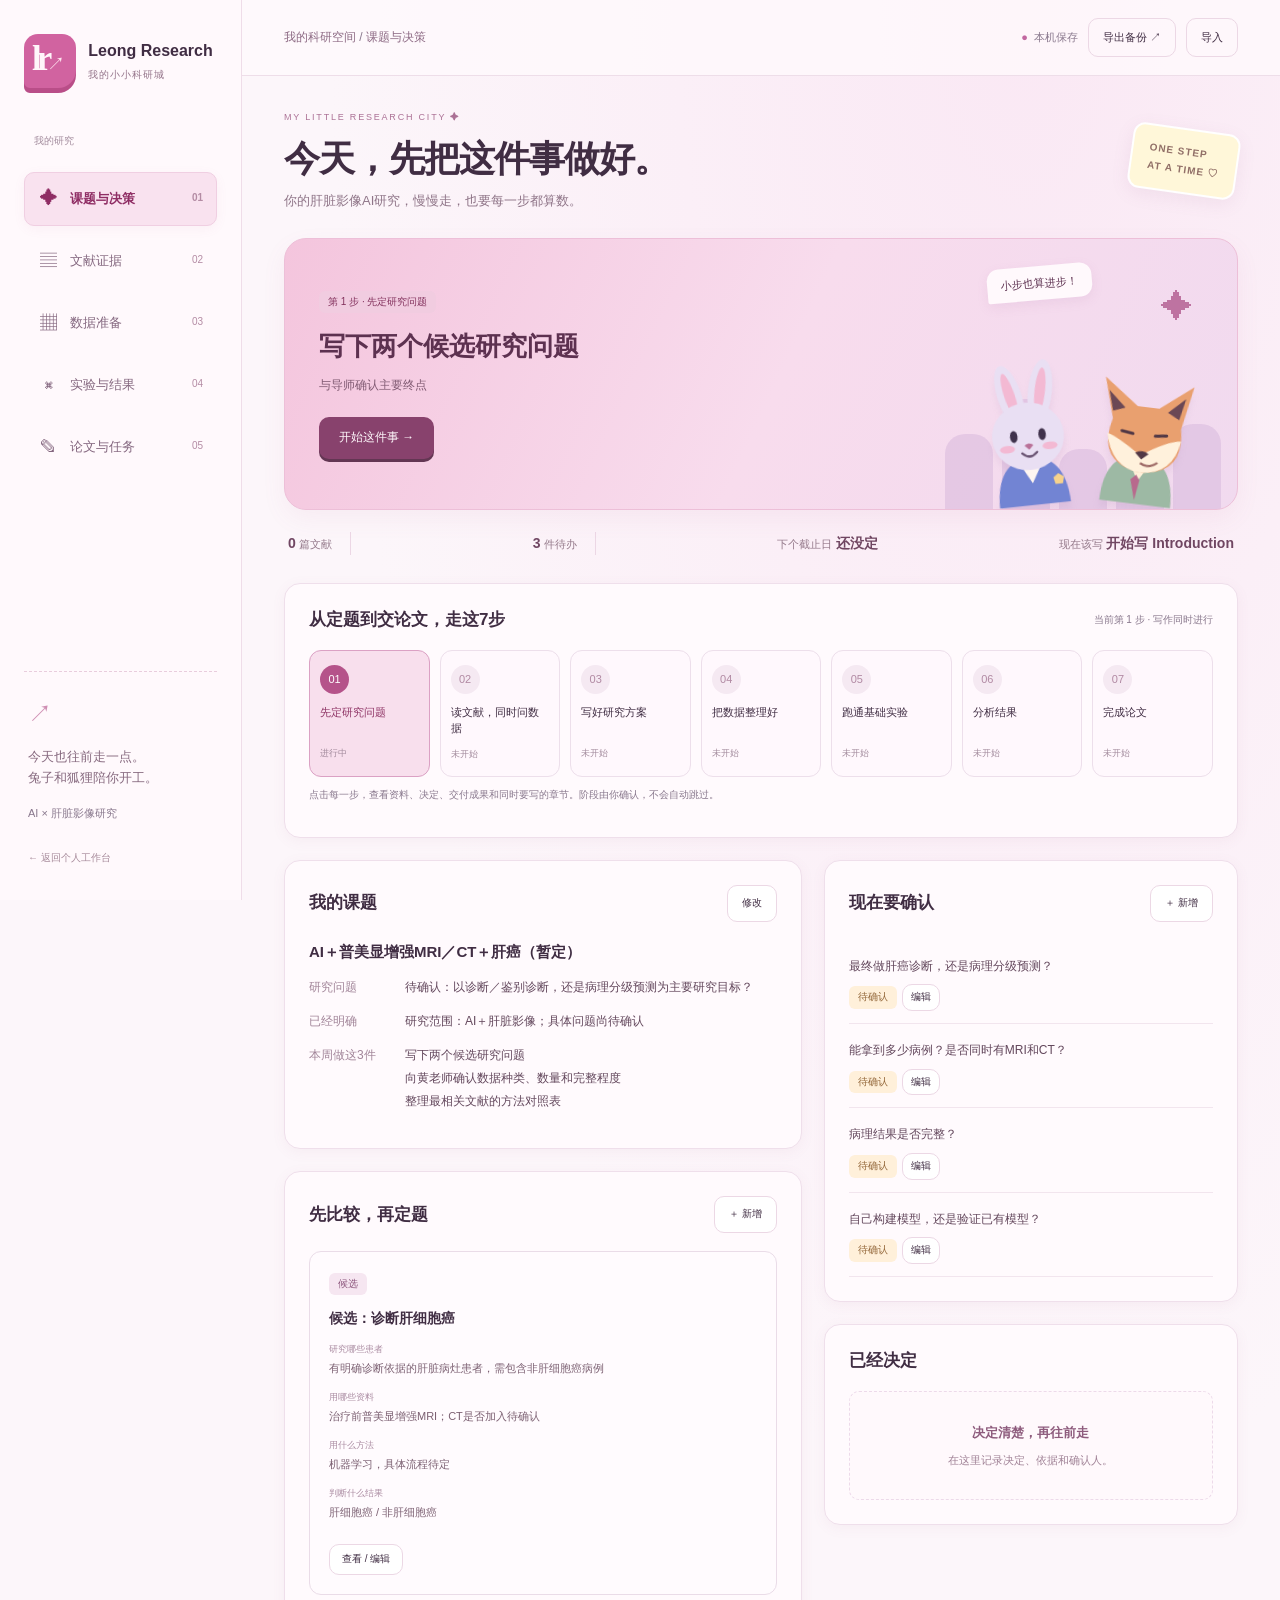
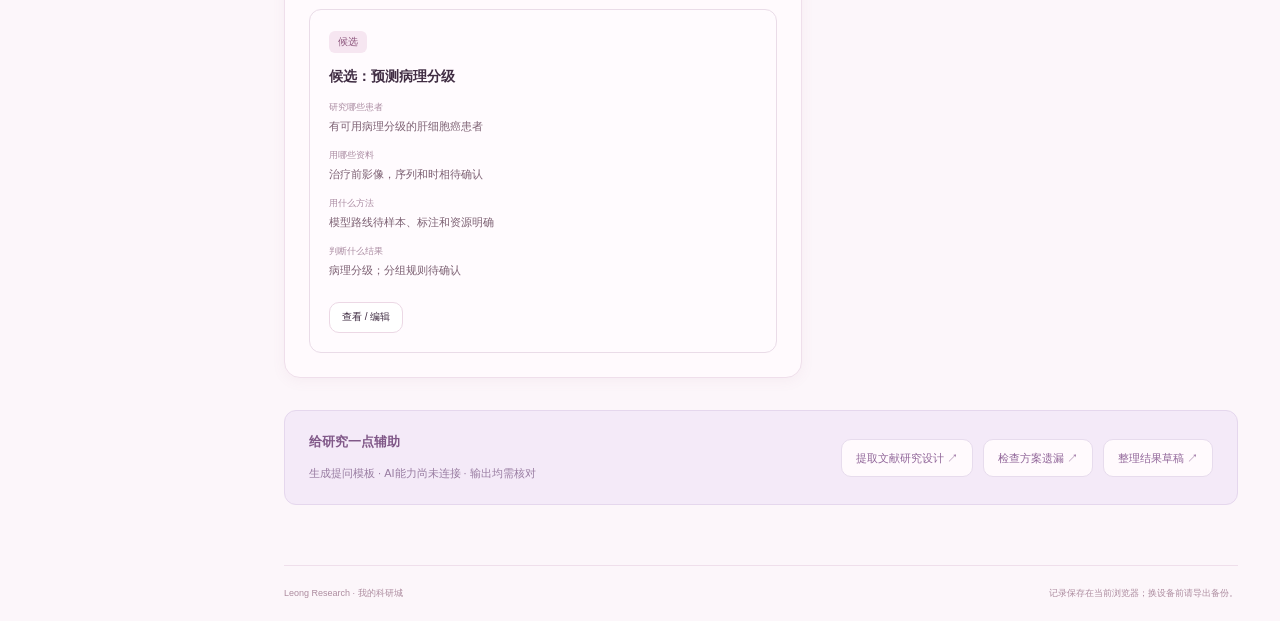
<file: research.html>
<!doctype html>
<html lang="zh-CN"><head><meta charset="utf-8"><meta name="viewport" content="width=device-width,initial-scale=1"><meta name="color-scheme" content="light"><title>Leong Research · 科研工作台</title><style>:root{--ink:#183b36;--muted:#73827d;--green:#226556;--paper:#f6f7f2;--border:#e2e8df;--lime:#e4edb7}*{box-sizing:border-box}body{margin:0;background:var(--paper);color:var(--ink);font:14px/1.65 -apple-system,BlinkMacSystemFont,"Segoe UI","PingFang SC",sans-serif}button,input,textarea,select{font:inherit}button,a,input,textarea,select{outline-offset:4px}button{cursor:pointer;border:1px solid var(--border);border-radius:9px;background:white;color:var(--ink);padding:9px 14px}button:hover{border-color:var(--green);background:#f2f7f1}a{color:inherit;text-decoration:none}aside{position:fixed;inset:0 auto 0 0;width:244px;background:#fdfdf9;border-right:1px solid var(--border);padding:34px 22px;display:flex;flex-direction:column}.brand{display:flex;align-items:center;gap:12px;font-weight:650;font-size:17px}.brand b{font-family:Georgia,serif;font-size:35px;line-height:1;letter-spacing:-5px;background:var(--green);color:white;padding:7px 11px 12px 8px;border-radius:14px}.brand b span{font:18px serif;color:var(--lime);letter-spacing:0}.brand small{display:block;font-size:10px;color:var(--muted);font-weight:400;letter-spacing:1px;margin-top:3px}.navlabel{font-size:9px;letter-spacing:1.3px;color:var(--muted);margin:46px 10px 14px}nav a{display:flex;align-items:center;gap:12px;padding:13px 14px;margin:5px 0;border-radius:10px;color:#63736c}nav a.active{background:#e8efe4;color:var(--green);font-weight:600}nav a em,nav a i{margin-left:auto;font-size:10px;font-style:normal;color:#8a9b8f}nav a:hover{background:#f0f3ea}.sidebar-bottom{margin-top:auto;padding:30px 14px 0}.sidebar-bottom p{font-size:17px;line-height:1.6}.sidebar-bottom small{color:var(--muted);font-size:11px}.sidebar-bottom a{display:block;margin-top:25px;font-size:12px}.plant{font-size:38px;color:#799967}.shell{margin-left:244px}header{height:80px;border-bottom:1px solid var(--border);padding:0 42px;display:flex;justify-content:space-between;align-items:center;background:#ffffff80;font-size:12px}header>div{display:flex;align-items:center;gap:10px}.local-dot{font-size:11px;color:var(--muted)}.local-dot:before{content:'●';color:#6a9863;margin-right:6px}.quiet{background:transparent}.primary{background:var(--green);color:white;border-color:var(--green)}.primary:hover{background:#174f42;color:white}main{max-width:1500px;padding:36px 42px 60px;margin:auto}h1{font-size:32px;letter-spacing:-.7px;line-height:1.3;margin:7px 0 12px;font-weight:650}h2{font-size:18px;line-height:1.4;margin:0}h3{font-size:15px;margin:0 0 9px}.eyebrow{letter-spacing:2px;font-size:10px;color:#79917c}.muted,.subtitle{color:var(--muted)}.subtitle{font-size:13px;margin:0}.heading{display:flex;justify-content:space-between;align-items:flex-end;gap:15px;margin-bottom:28px}.heading button{flex-shrink:0}.hero{position:relative;background:#1e5146;color:#f8faf0;padding:30px 34px;border-radius:18px;overflow:hidden;display:flex;justify-content:space-between;align-items:center;gap:20px}.hero:after{content:'↗';font-size:190px;position:absolute;right:10px;top:-65px;opacity:.055;pointer-events:none}.hero .eyebrow{color:#c4d6ab}.hero h2{font-size:25px;margin:9px 0 13px}.hero p{margin:0;color:#d2dfd4}.hero button{background:var(--lime);border:0;color:#234c3e;z-index:1;flex-shrink:0}.stats{display:grid;grid-template-columns:repeat(4,1fr);gap:16px;margin:22px 0}.stat{padding:20px 24px;background:white;border:1px solid var(--border);border-radius:13px}.stat small{color:var(--muted);font-size:11px}.stat b{display:block;font-size:25px;font-weight:550;margin:6px 0 1px}.stat span{font-size:11px;color:var(--muted)}.grid{display:grid;grid-template-columns:1.25fr 1fr;gap:22px}.card{background:#fff;border:1px solid var(--border);border-radius:14px;padding:25px;margin-bottom:22px;min-width:0}.card-head{display:flex;align-items:center;justify-content:space-between;gap:10px;margin-bottom:20px}.card-head small{color:var(--muted)}.badge{display:inline-block;border-radius:5px;background:#eef3e9;color:#54734d;padding:3px 8px;font-size:10px;white-space:nowrap}.badge.warn{background:#fbefdc;color:#926527}.badge.high{background:#e1ede7;color:#226556}.row{display:flex;align-items:flex-start;gap:12px;padding:14px 0;border-bottom:1px solid #eff2eb}.row:last-child{border-bottom:0}.row>div{flex:1;min-width:0}.row p{margin:4px 0 0;color:var(--muted);font-size:11px}.row .title{font-size:13px}.row button{padding:4px 8px;font-size:11px}.number{font-family:Georgia,serif;color:#91a282;font-size:19px}.project-title{font-size:18px;line-height:1.6;margin-bottom:18px}.details{display:grid;grid-template-columns:100px 1fr;gap:11px;font-size:12px}.details dt{color:var(--muted)}.details dd{margin:0;white-space:pre-wrap;overflow-wrap:anywhere}.decision{padding:12px 0;border-bottom:1px solid #eff2eb}.decision p{margin:5px 0 8px;font-size:13px}.decision small{color:var(--muted);white-space:pre-wrap}.decision button{padding:4px 8px;font-size:10px;margin-left:5px}.empty{padding:30px 12px;text-align:center;color:var(--muted);font-size:12px;border:1px dashed var(--border);border-radius:10px}.empty strong{display:block;color:#567265;margin-bottom:8px;font-size:14px}.tools{display:flex;gap:10px;flex-wrap:wrap;margin-bottom:20px}.tools input{flex:1;min-width:200px}.tools select{min-width:135px}input,textarea,select{border:1px solid #dbe3d7;background:#fff;border-radius:8px;color:var(--ink);padding:10px 12px;width:100%}textarea{resize:vertical;min-height:80px}label{display:block;font-size:12px;color:#5e766a;margin-bottom:14px}label input,label select,label textarea{display:block;margin-top:6px}input[type=checkbox]{width:auto}table{width:100%;border-collapse:collapse;font-size:12px}th{text-align:left;background:#f6f8f2;color:var(--muted);font-size:10px;font-weight:500;padding:12px}td{border-bottom:1px solid var(--border);padding:17px 12px;vertical-align:top}td button{padding:4px 9px;font-size:11px}td:first-child{min-width:210px;max-width:380px}td strong{font-weight:550;display:block;margin-bottom:5px}.tablewrap{overflow-x:auto}.tiny{font-size:10px;color:var(--muted)}.board{display:grid;grid-template-columns:repeat(3,1fr);gap:18px}.column{padding:18px;background:#edf1e8;border-radius:12px;min-width:0}.column>h3{display:flex;justify-content:space-between}.task{background:#fff;border:1px solid var(--border);border-radius:10px;padding:17px;margin:14px 0}.task h3{margin:12px 0;font-size:14px}.task p{font-size:11px;color:var(--muted);white-space:pre-wrap;overflow-wrap:anywhere}.task select{font-size:11px;padding:5px;width:auto}.task .actions{justify-content:space-between;margin-top:14px}.task button{font-size:10px;padding:4px 8px}.ai-strip{border:1px solid #d9e3cd;border-radius:12px;padding:20px 24px;background:#eff3e6;display:flex;align-items:center;justify-content:space-between;gap:16px;margin-top:10px}.ai-strip small{color:var(--muted);font-size:11px}.ai-strip .actions{margin:0;flex-wrap:wrap}.ai-strip button{font-size:11px}footer{border-top:1px solid var(--border);margin:0 42px;padding:20px 0;color:var(--muted);font-size:10px;display:flex;justify-content:space-between;gap:12px}dialog{border:1px solid var(--border);border-radius:18px;width:min(760px,94vw);max-height:88vh;color:var(--ink);padding:28px;box-shadow:0 20px 80px #17372c22}dialog::backdrop{background:#15362f66;backdrop-filter:blur(3px)}.dialog-head{display:flex;justify-content:space-between;align-items:center;margin-bottom:24px}.dialog-head small{font-size:9px;color:var(--muted);letter-spacing:1.5px}.dialog-head button{padding:3px 12px;font-size:24px;border:0}.form-grid{display:grid;grid-template-columns:1fr 1fr;gap:0 18px}.wide{grid-column:1/-1}.actions{display:flex;justify-content:flex-end;gap:10px;margin-top:20px}#form-error{color:#a34732;font-size:12px}#toast{position:fixed;bottom:24px;left:50%;transform:translateX(-50%);background:#193e34;color:white;border-radius:10px;padding:12px 22px;display:none;z-index:99}.roadmap{max-width:850px}.roadmap ol{padding-left:20px;line-height:2.4;color:#5e776b}.history{font-size:11px;color:var(--muted)}button:disabled{opacity:.5;cursor:default}.storage-error{background:#ffe8dd;padding:12px;text-align:center;color:#863a25}.prompt-source{font-size:12px;color:var(--muted)}@media(min-width:1700px){main{padding-top:50px}.hero{padding:40px}.card{padding:30px}}@media(max-width:1100px){aside{width:210px;padding:30px 15px}.shell{margin-left:210px}main{padding:28px 24px}.grid{grid-template-columns:1fr}.stats{gap:10px}.stat{padding:16px}.ai-strip{align-items:flex-start;flex-direction:column}header{padding:0 24px}.board{gap:10px}.column{padding:12px}}@media(max-width:760px){aside{position:static;width:auto;padding:18px;border-bottom:1px solid var(--border)}.brand{font-size:16px}.brand small,.navlabel,.sidebar-bottom{display:none}nav{display:flex;gap:5px;overflow:auto;margin-top:16px}nav a{padding:8px;white-space:nowrap;font-size:11px}nav em,nav i{display:none}.shell{margin:0}header{height:auto;min-height:65px;padding:12px 18px;gap:12px;flex-wrap:wrap}main{padding:24px 18px}.stats{grid-template-columns:1fr 1fr}.hero{padding:24px;align-items:flex-start;flex-direction:column}.hero h2{font-size:22px}h1{font-size:27px}.heading{align-items:flex-start;flex-direction:column}.board{grid-template-columns:1fr}.form-grid{grid-template-columns:1fr}.wide{grid-column:auto}footer{margin:0 18px;flex-direction:column}.local-dot{display:none}.card{padding:20px}.ai-strip .actions{justify-content:flex-start}dialog{padding:20px}}

/* Strawberry milk, plum ink and a tiny animal city. */
:root{--ink:#402d43;--muted:#89788d;--green:#a43972;--paper:#fcf6fa;--border:#eedee9;--lime:#f5c8dd}
body{background:radial-gradient(ellipse at 80% 0,#fae8f4 0,transparent 48%),#fcf6fa;color:var(--ink)}aside{background:#fff9fc;border-color:#efdde9;width:242px;padding:34px 24px}.brand b{background:#d163a0;color:#fff6fa;box-shadow:0 5px 0 #b94e88;border-radius:14px 14px 18px 6px;letter-spacing:-5px}.brand b span{color:#ffe3ee}.brand{font-size:16px}.brand small{color:#94748a;font-size:10px}.navlabel{font-size:10px;letter-spacing:0;color:#a38c9d;margin-top:45px}nav a{gap:12px;color:#84677f;font-size:13px;border:1px solid transparent;padding:12px 13px;margin:8px 0}nav a.active{background:#f9e2ef;color:#8f2d64;border-color:#f0cfe2;box-shadow:0 3px 12px #bd5f9010}nav a em{color:#b48ca4}.nav-icon{font-size:17px;width:20px;text-align:center}nav a:hover{background:#fff0f7}.sidebar-bottom{border-top:1px dashed #e9cddd;padding:22px 4px 0}.sidebar-bottom p{font-size:13px;color:#886b80}.plant{font-size:24px;color:#cf8eb3}.shell{margin-left:242px}header{background:#fffafdc9;height:76px;border-color:var(--border)}header>span{color:#8d6a84}header button{font-size:11px}.local-dot:before{color:#c267a0}button{border-color:#ecd8e5;border-radius:10px;transition:background .16s,transform .16s,border-color .16s}button:hover{background:#ffeff7;border-color:#d382b0;transform:translateY(-1px)}button.primary{background:#a43972;color:#fff8fc;border-color:#a43972;box-shadow:0 4px 0 #7e2b59}button.primary:hover{background:#8f2b62;color:#fff}.badge{background:#f6e6f1;color:#885078;border-radius:6px;padding:3px 9px}.badge.high{background:#f1cce0;color:#83325d}.badge.warn{background:#fff0da;color:#94683b}main{max-width:1500px;padding-top:34px}h1{font-size:34px;line-height:1.35;letter-spacing:-1px;font-weight:720}h2{font-size:17px;font-weight:650}.eyebrow{color:#ab7195;font-size:9px;letter-spacing:1.8px}.subtitle{color:#8d7888;max-width:800px;font-size:12px}.welcome{display:flex;align-items:center;justify-content:space-between;margin-bottom:26px;gap:14px}.welcome h1{font-size:36px;margin:10px 0 7px}.welcome p{margin:0;color:#8f7588;font-size:13px}.sticker{background:#fff7d9;color:#916f67;border:2px solid white;border-radius:12px;transform:rotate(8deg);font-size:10px;font-weight:650;letter-spacing:1px;line-height:1.8;padding:13px 16px;box-shadow:0 5px 18px #9a628718;white-space:nowrap}.pink-hero{background:linear-gradient(115deg,#f4c5dd 0%,#f8dced 52%,#f1daef 100%);color:#5d3150;border:1px solid #edbfd8;border-radius:22px;min-height:245px;padding:30px 34px;isolation:isolate;box-shadow:0 9px 25px #bb679212}.hero:after{display:none}.pink-hero h2{font-size:26px;line-height:1.45;max-width:580px;position:relative;margin:15px 0 10px}.pink-hero p{color:#815b73;font-size:12px;max-width:520px;margin-bottom:21px}.pink-hero .hero-copy{position:relative;z-index:2;flex:1}.pink-hero button.primary{background:#88426d;border-color:#88426d;color:#fff9fc;font-size:12px;padding:11px 20px;box-shadow:0 3px 0 #633653}.animal-scene{width:240px;height:210px;position:relative;align-self:flex-end;flex-shrink:0;z-index:1}.animal{position:absolute;width:135px;bottom:-30px;filter:drop-shadow(0 7px 3px #8d659919);transition:transform .4s}.animal svg{display:block;width:100%;height:auto}.bunny{left:-2px;z-index:3;transform:rotate(-6deg)}.fox{right:-8px;transform:rotate(7deg);z-index:2}.animal-scene:hover .bunny{transform:rotate(-11deg) translateY(-5px)}.animal-scene:hover .fox{transform:rotate(10deg) translateY(-3px)}.bubble{position:absolute;left:24px;top:-3px;font-size:11px;border-radius:12px 12px 12px 2px;background:#fff9fc;box-shadow:0 4px 12px #ae71a41c;padding:8px 14px;transform:rotate(-5deg);z-index:4}.spark{position:absolute;right:10px;top:12px;color:#be73a1;font-size:32px;animation:star-turn 10s ease-in-out infinite}.cityline{position:absolute;inset:auto -18px -30px;display:flex;gap:9px;align-items:flex-end;opacity:.35}.cityline i{display:block;width:52px;height:75px;background:#c9a5d3;border-radius:20px 20px 0 0}.cityline i:nth-child(2){height:110px}.cityline i:nth-child(3){height:60px}.cityline i:nth-child(4){height:100px}.cityline i:nth-child(5){height:85px}.quick-strip{display:flex;align-items:center;justify-content:space-between;gap:15px;flex-wrap:wrap;margin:22px 0 28px;padding:0 4px;color:#94798a;font-size:11px}.quick-strip b{font-size:14px;font-weight:650;color:#704662}.quick-strip a{border-right:1px solid #ecd7e5;padding-right:18px}.card{background:#fffafd;border-color:#efdfeb;border-radius:16px;padding:24px;box-shadow:0 3px 14px #a75a8710}.card-head{margin-bottom:18px}.card-head small{font-size:10px}.route-map{display:grid;grid-template-columns:repeat(7,minmax(90px,1fr));gap:10px}.route-stop{display:flex;align-items:flex-start;flex-direction:column;text-align:left;padding:14px 10px;gap:10px;border:1px solid #eddfeb;background:#fff8fd;border-radius:12px}.route-stop>span{display:grid;place-items:center;background:#f5e9f2;color:#b18aa3;width:29px;height:29px;font-size:11px;border-radius:50%}.route-stop b{font-size:11px;font-weight:550;line-height:1.5;min-height:32px}.route-stop small{font-size:9px;color:#a28a9c}.route-stop.current{background:#f8dfed;border:1px solid #dba1c4}.route-stop.current>span{background:#b5538a;color:white}.route-stop.current b{color:#8f3566}.details{grid-template-columns:85px 1fr;font-size:12px;line-height:1.9}.details dt{color:#a18498}.details dd{color:#63475c}.decision,.row{border-color:#f2e5ee}.decision p{color:#63475c;font-size:12px}.decision small{font-size:10px}.decision button,.card-head button{font-size:10px}.empty{background:#fff9fc;border-color:#eddaea;color:#a08296;font-size:11px}.empty strong{color:#8e5c7d;font-size:13px}.record-grid{display:grid;grid-template-columns:repeat(auto-fit,minmax(240px,1fr));gap:14px}.record-card{padding:19px;border:1px solid #eadce8;border-radius:12px;background:#fffbfe;min-width:0}.record-card h3{font-size:14px;margin:12px 0}.record-card p{font-size:11px;color:#7c6072;white-space:pre-wrap;overflow-wrap:anywhere;margin:9px 0 13px;max-height:120px;overflow:auto}.record-card small{display:block;color:#ab8ca2;font-size:9px;white-space:normal;margin-bottom:2px}.record-card button{font-size:10px;margin-top:10px;padding:6px 12px}.page-hint{background:#f5e9f6;border:1px solid #e6d8ec;border-radius:11px;color:#81618a;font-size:11px;padding:14px 20px;margin:0 0 22px}.heading{margin-bottom:26px}.tools{margin-bottom:20px}input,textarea,select{border-color:#e9d8e5;color:#5b3f55;background:#fffafd}input:focus,textarea:focus,select:focus{outline:2px solid #c283ad;border-color:#c283ad}label{color:#876b7f;font-size:11px}th{background:#f8edf5;color:#9b7990}td{border-color:#f0e0eb;color:#74566b}td:first-child{min-width:240px}td .tiny a{color:#a4477d;text-decoration:underline;text-underline-offset:3px}.column{background:#f5e9f2}.task{background:#fffafd;border-color:#ecdbe7}.task p{color:#92738a}.ai-strip{background:#f4eaf8;border-color:#e5d7ed}.ai-strip h3{color:#805888;font-size:13px}.ai-strip small{color:#987ca1}.ai-strip button{background:#fffafd;color:#916699;border-color:#e7dced}.stats .stat{background:#fffafd}.number{color:#c298b5}footer{color:#ad8c9f;border-color:#efdfeb;font-size:9px}dialog{background:#fffafd;border-color:#eddbe8;box-shadow:0 25px 100px #6c3b671f}dialog::backdrop{background:#47213b55;backdrop-filter:blur(4px)}#toast{background:#7c3d65;color:#fff6fc}.dialog-head small{color:#b889a7}.sidebar-bottom a{font-size:10px;color:#a78b9b}.history{color:#aa889f}@keyframes star-turn{0%,100%{transform:rotate(0) scale(1)}50%{transform:rotate(40deg) scale(.8)}}@media(prefers-reduced-motion:reduce){*{animation:none!important;transition:none!important}}@media(min-width:1500px){.pink-hero{min-height:265px}.animal-scene{width:285px;height:225px}.animal{width:150px}.welcome h1{font-size:42px}}@media(max-width:1150px){.route-map{grid-template-columns:repeat(4,1fr)}.animal-scene{width:200px}.animal{width:120px}.pink-hero h2{font-size:23px}}@media(max-width:900px){.pink-hero{padding:26px}.animal-scene{width:145px;height:170px}.animal{width:100px}.fox{right:-15px}.bunny{left:-22px}.bubble{left:0;top:0;font-size:9px;padding:7px}.welcome h1{font-size:29px}.sticker{display:none}.quick-strip{gap:12px}.route-map{grid-template-columns:repeat(3,1fr)}aside{width:210px}.shell{margin-left:210px}}@media(max-width:760px){aside{position:static;width:auto;background:#fff9fc;padding:18px}.shell{margin-left:0}.brand b{font-size:28px;padding:8px 11px 12px 8px}.brand small{display:block}nav{gap:6px;margin-top:16px}nav a{padding:8px 10px;gap:5px;font-size:10px}nav a .nav-icon{font-size:12px;width:auto}nav a em{display:none}.welcome h1{font-size:27px}.welcome p{font-size:11px;max-width:300px}.pink-hero{min-height:220px;flex-direction:row;padding:23px}.pink-hero h2{font-size:21px;margin-top:12px}.pink-hero p{font-size:10px;max-width:270px}.pink-hero button.primary{font-size:10px;padding:9px 12px}.animal-scene{width:130px;height:165px;margin-right:-10px}.animal{width:90px}.bunny{left:-15px;bottom:-25px}.fox{right:-16px;bottom:-25px}.bubble{font-size:8px;padding:6px 8px;left:3px;top:12px;white-space:nowrap}.spark{font-size:22px;top:44px;right:0}.quick-strip{display:grid;grid-template-columns:1fr 1fr;font-size:10px}.quick-strip a{border:0}.quick-strip b{font-size:12px}.route-map{grid-template-columns:repeat(2,1fr)}.route-stop{padding:12px;gap:7px}.route-stop b{min-height:0}.route-stop:last-child{grid-column:span 2;display:grid;grid-template-columns:30px 1fr auto;align-items:center}.card{padding:20px}.card-head{flex-wrap:wrap}.card-head small{font-size:9px}.record-grid{grid-template-columns:1fr}.page-hint{font-size:10px;padding:13px 16px}.heading h1{font-size:26px}header{height:auto}.sidebar-bottom{display:none}}@media(max-width:420px){.animal-scene{width:82px}.animal{width:76px}.bunny{left:-20px}.fox{right:-28px}.bubble{display:none}.pink-hero{gap:5px;padding:21px}.pink-hero h2{font-size:19px}.hero-copy{min-width:0}.route-map{gap:8px}}
@media(max-width:760px){nav{display:grid;grid-template-columns:repeat(5,minmax(0,1fr));gap:4px;overflow:visible}nav a{justify-content:center;font-size:9px;padding:9px 2px;white-space:nowrap}nav a .nav-icon{display:none}}
</style></head>
<body><aside><a class="brand" href="#overview"><b>lr<span>↗</span></b><div>Leong Research<small>我的小小科研城</small></div></a><div class="navlabel">我的研究</div><nav aria-label="科研模块"><a href="#overview"><span class="nav-icon">✦</span><span>课题与决策</span><em>01</em></a><a href="#literature"><span class="nav-icon">▤</span><span>文献证据</span><em>02</em></a><a href="#data"><span class="nav-icon">▦</span><span>数据准备</span><em>03</em></a><a href="#experiments"><span class="nav-icon">⌘</span><span>实验与结果</span><em>04</em></a><a href="#writing"><span class="nav-icon">✎</span><span>论文与任务</span><em>05</em></a></nav><div class="sidebar-bottom"><div class="plant">↗</div><p>今天也往前走一点。<br>兔子和狐狸陪你开工。</p><small>AI × 肝脏影像研究</small><a href="./index.html">← 返回个人工作台</a></div></aside>
<div class="shell"><header><span>我的科研空间 <span class="muted">/</span> <span id="crumb">课题与决策</span></span><div><span class="local-dot">本机保存</span><button id="backup" class="quiet">导出备份 ↗</button><button id="restore" class="quiet">导入</button><input type="file" id="import-file" accept="application/json" hidden></div></header><main id="main"></main><footer>Leong Research · 我的科研城 <span>记录保存在当前浏览器；换设备前请导出备份。</span></footer></div>
<dialog id="editor"><form id="form"><div class="dialog-head"><div><small id="form-kicker">RESEARCH NOTE</small><h2 id="form-title"></h2></div><button type="button" data-close aria-label="关闭">×</button></div><div id="fields"></div><p id="form-error" role="alert"></p><div class="actions"><button type="button" data-close class="quiet">取消</button><button type="submit" class="primary">保存记录</button></div></form></dialog><dialog id="assistant"><div class="dialog-head"><h2 id="assistant-title"></h2><button data-assistant-close aria-label="关闭">×</button></div><p>下方生成的是可复制的提问模板，尚未连接AI服务。请在AI工具中使用，并逐项核对原文；不包含自动生成的研究结果。</p><textarea id="prompt-output" rows="14" aria-label="AI提问模板" readonly></textarea><div class="actions"><button id="copy-prompt" class="primary">复制提问模板</button><button data-assistant-close class="quiet">关闭</button></div></dialog><div id="toast" role="status" aria-live="polite"></div><script>'use strict';
const STAGE_DEFS=[
 ['先定研究问题','患者、资料、方法、预测目标与验证方式','诊断还是分级？MRI为主还是加入CT？','一页研究问题说明','开始写 Introduction'],
 ['读文献，同时问数据','最相关的原文；可用病例、影像、病理与授权信息','能做什么？文献还缺什么？最终选哪个问题？','方法对照表＋数据资源清单＋确定的问题','补研究背景与研究空缺'],
 ['写好研究方案','纳排标准、诊断依据、分析单位、划分、指标和比较方案','建立还是验证模型？样本是否支持目标？手续是否落实？','研究方案＋采集表＋分析计划＋伦理与授权记录','起草 Methods'],
 ['把数据整理好','批准的数据、影像、标签与标注规则','哪些病例纳入或排除？资料和标注是否合格？','数据库＋标注资料＋数据字典＋筛选记录','记录实际做法和排除原因'],
 ['跑通基础实验','数据版本、患者级划分、代码与计算条件','先用哪条基础流程？哪些设置在训练内确定？','代码＋模型＋完整实验记录＋逐例预测文件','持续更新 Methods'],
 ['分析结果','固定测试评价、逐例预测、比较方案与统计计划','表现是否可靠？不确定性多大？错判在哪？','统计表＋图表＋误判分析＋有依据的结论','写 Results，再写 Discussion'],
 ['完成论文','章节、文献、实验、图表与导师意见','结论是否有出处？修改是否处理？','完整论文＋引用＋排版检查','最后写 Abstract']
];
const EXTRA_FIELDS={stages:['id','title','status','inputs','decision','outputs','writing','notes','link'],candidates:['id','title','population','input','method','target','validation','feasibility','status','reason'],resources:['id','title','quantity','imaging','paired','labels','access','owner','status','notes'],dictionary:['id','title','meaning','unit','missing','rules'],cohorts:['id','title','version','candidate','eligible','complete','annotated','analyzable','excluded','notes','link'],quality:['id','title','status','owner','notes'],experiments:['id','title','objective','route','version','split','sequence','preprocess','parameters','code','model','predictions','results','evaluation','notes','paper'],analyses:['id','title','experiment','metrics','uncertainty','calibration','comparison','errors','conclusion','figure','code','review'],drafts:['id','title','text','paper','experiment','source','status'],feedback:['id','title','location','status','response','due']};
const STAGE_STATUSES=['未开始','进行中','已完成'];

const KEY='leong-research-v1', CATEGORIES=['诊断／鉴别诊断','病理分级','微血管侵犯','复发预测'], STATUSES=['待开始','进行中','已完成'];
const uid=()=>globalThis.crypto?.randomUUID?.()||Date.now().toString(36)+Math.random().toString(36).slice(2);
const baseInitial=()=>({version:1,project:{title:'AI＋普美显增强MRI／CT＋肝癌（暂定）',question:'待确认：以诊断／鉴别诊断，还是病理分级预测为主要研究目标？',stage:'研究问题与数据可行性确认',deadline:'',weekly:'明确主要研究目标\n确认病例来源与病理标签可用性\n建立首批文献证据记录',confirmed:'研究方向：AI＋肝癌影像\n第一版聚焦课题、文献与任务进度'},decisions:['最终做肝癌诊断，还是病理分级预测？','能拿到多少病例？是否同时有MRI和CT？','病理结果是否完整？','自己构建模型，还是验证已有模型？'].map(title=>({id:uid(),title,status:'待确认',notes:''})),papers:[],tasks:[{id:uid(),title:'明确主要预测目标与研究问题',category:'课题设计',priority:'高',status:'待开始',due:'',owner:'我',needs:'与导师确认主要终点',paper:'',notes:'形成一句明确的研究问题，区分诊断、分级、微血管侵犯与复发预测。'},{id:uid(),title:'确认病例来源与标签完整性',category:'数据与授权',priority:'高',status:'待开始',due:'',owner:'待确认',needs:'病例数量、MRI／CT配对情况、病理标签汇总',paper:'',notes:'只记录获准的去标识化汇总信息，不录入患者姓名、住院号或原始影像。'},{id:uid(),title:'建立首批文献证据记录',category:'文献阅读',priority:'中',status:'待开始',due:'',owner:'我',needs:'Zotero全文和引用',paper:'',notes:'按研究目标分类，记录研究设计、验证方式与局限。'}],history:[]});
let state,storageBroken=false;try{const raw=localStorage.getItem(KEY);state=raw?validate(JSON.parse(raw)):initial();}catch(e){state=initial();storageBroken=true;}
let page='overview',query='',category='',taskFilter='',editing=null;
const $=s=>document.querySelector(s),esc=s=>String(s??'').replace(/[&<>"']/g,c=>({'&':'&amp;','<':'&lt;','>':'&gt;','"':'&quot;',"'":'&#39;'}[c]));
function validateV1(s){if(!s||s.version!==1||!s.project||Array.isArray(s.project)||typeof s.project!=='object')throw Error('备份格式不兼容');const expected={project:['title','question','stage','deadline','weekly','confirmed'],papers:['id','title','author','year','category','question','cases','imaging','ai','target','split','validation','results','limits','takeaway','doi','zotero','review','notes'],tasks:['id','title','category','priority','status','due','owner','needs','paper','notes'],decisions:['id','title','status','notes']};const clean={version:1,project:{},papers:[],tasks:[],decisions:[],history:[]};const dateOK=d=>!d||(/^\d{4}-\d{2}-\d{2}$/.test(d)&&!isNaN(Date.parse(d))&&new Date(d).toISOString().slice(0,10)===d);function strings(x,fields){if(!x||typeof x!=='object'||Array.isArray(x))throw Error('记录格式错误');const o={};for(const f of fields){const v=x[f]??'';if(typeof v!=='string'||v.length>20000)throw Error('字段格式错误');o[f]=v;}return o;}clean.project=strings(s.project,expected.project);if(!clean.project.title.trim()||!dateOK(clean.project.deadline))throw Error('课题信息无效');for(const k of ['papers','tasks','decisions']){if(!Array.isArray(s[k])||s[k].length>5000)throw Error('备份记录超出限制');const seen=new Set();clean[k]=s[k].map(x=>{const o=strings(x,expected[k]);if(!o.id||seen.has(o.id)||!o.title.trim())throw Error('记录编号或标题无效');seen.add(o.id);if(k==='papers'&&(!CATEGORIES.includes(o.category)||!['待核对','已核对'].includes(o.review)))throw Error('文献分类或核对状态无效');if(k==='tasks'&&(!STATUSES.includes(o.status)||!['高','中','低'].includes(o.priority)||!dateOK(o.due)))throw Error('任务状态或日期无效');if(k==='decisions'&&!['待确认','已确定'].includes(o.status))throw Error('问题状态无效');return o;});}if(clean.tasks.some(t=>t.paper&&!clean.papers.some(p=>p.id===t.paper)))throw Error('关联文献不存在');if(!Array.isArray(s.history)||s.history.length>200)throw Error('历史格式无效');clean.history=s.history.map(h=>{if(!h||typeof h.at!=='string'||isNaN(Date.parse(h.at)))throw Error('历史日期无效');return{at:h.at,project:strings(h.project,expected.project)};});return clean;}
function toast(t){$('#toast').textContent=t;$('#toast').style.display='block';clearTimeout(toast.timer);toast.timer=setTimeout(()=>$('#toast').style.display='none',3200);}
function persist(){try{localStorage.setItem(KEY,JSON.stringify(state));storageBroken=false;return true;}catch(e){storageBroken=true;toast('本机保存失败，请立即导出备份。');return false;}}
function badge(t,cls=''){return `<span class="badge ${cls}">${esc(t)}</span>`;}
function empty(title,text){return `<div class="empty"><strong>${esc(title)}</strong>${esc(text)}</div>`;}
function button(label,kind,id='',extra=''){return `<button data-edit="${kind}" data-id="${esc(id)}" ${extra}>${label}</button>`;}
function heading(k,title,sub,action=''){return `<div class="heading"><div><div class="eyebrow">${k}</div><h1>${title}</h1><p class="subtitle">${sub}</p></div>${action}</div>`;}
function card(title,body,action=''){return `<section class="card"><div class="card-head"><h2>${title}</h2>${action}</div>${body}</section>`;}
function sortedTasks(){return state.tasks.filter(t=>t.status!=='已完成').sort((a,b)=>({'高':0,'中':1,'低':2}[a.priority]-{'高':0,'中':1,'低':2}[b.priority])||(a.due||'9999').localeCompare(b.due||'9999'));}
function taskRows(tasks){return tasks.length?tasks.map((t,i)=>`<div class="row"><span class="number">${String(i+1).padStart(2,'0')}</span><div><div class="title">${esc(t.title)}</div><p>${esc(t.category)} · ${t.due?esc(t.due):'尚未安排截止日期'} · ${esc(t.status)}</p></div>${badge(t.priority+'优先',t.priority==='高'?'high':'')}${button('编辑','tasks',t.id)}</div>`).join(''):empty('当前任务已完成','可以为下一阶段添加新的任务。');}
function decisionRows(status){const items=state.decisions.filter(x=>x.status===status);return items.length?items.map(d=>`<div class="decision"><p>${esc(d.title)}</p>${d.notes?`<small>${esc(d.notes)}</small>`:''}<div>${badge(d.status,status==='待确认'?'warn':'')}${button('编辑','decisions',d.id)}</div></div>`).join(''):empty(status==='已确定'?'决定清楚，再往前走':'没有待确认问题','在这里记录决定、依据和确认人。');}
function safeURL(raw){try{const u=new URL(raw);if(['http:','https:'].includes(u.protocol)&&!u.username&&!u.password)return u.href;}catch{}return '';}
function sourceLinks(p){const doi=p.doi.trim();const link=doi?(doi.startsWith('10.')?'https://doi.org/'+encodeURI(doi):safeURL(doi)):'';const z=/^zotero:\/\/(?:select|open-pdf)\//.test(p.zotero)?p.zotero:safeURL(p.zotero);return [link?`<a href="${esc(link)}" target="_blank" rel="noopener noreferrer">DOI ↗</a>`:'',z?`<a href="${esc(z)}" target="_blank" rel="noopener noreferrer">Zotero ↗</a>`:''].filter(Boolean).join(' · ')||'来源待补充';}
function literature(){const items=state.papers.filter(p=>(!category||p.category===category)&&(!query||[p.title,p.author,p.question,p.target,p.ai,p.notes].join(' ').toLowerCase().includes(query.toLowerCase())));return heading('02 / 文献证据','别人怎么做，我能怎么做。','先筛摘要，再精读；诊断、分级、微血管侵犯和复发分开记录。',button('＋ 录入文献','papers','','class="primary"'))+`<div class="tools"><input id="paper-search" type="search" placeholder="搜索标题、作者、研究问题或AI方法" aria-label="搜索文献" value="${esc(query)}"><select id="paper-category" aria-label="文献分类"><option value="">全部研究目标</option>${CATEGORIES.map(c=>`<option ${c===category?'selected':''}>${esc(c)}</option>`).join('')}</select></div><section class="card"><div class="card-head"><h2>证据记录</h2><small>${items.length} 篇 · 不预填未经核对的文献</small></div>${items.length?`<div class="tablewrap"><table><thead><tr><th>文献 / 原文来源</th><th>研究目标</th><th>病例 / 影像</th><th>方法 / 验证 / 空缺</th><th></th></tr></thead><tbody>${items.map(p=>`<tr><td><strong>${esc(p.title)}</strong><div class="tiny">${esc(p.author)} · ${esc(p.year||'年份待补充')}</div><div class="tiny">${sourceLinks(p)}</div></td><td>${badge(p.category)}<p>${esc(p.target||'预测目标待提取')}</p></td><td>${esc(p.cases||'样本量待提取')}<p class="tiny">${esc(p.imaging||'影像类型待提取')}</p></td><td>${badge(p.review,p.review==='待核对'?'warn':'')}<p class="tiny">${esc(p.ai||'方法待提取')} · ${esc(p.validation||'验证待提取')}</p><p class="tiny">研究空缺：${esc(p.gap||'待精读')}</p></td><td>${button('查看 / 编辑','papers',p.id)}</td></tr>`).join('')}</tbody></table></div>`:empty(state.papers.length?'未找到匹配文献':'从第一篇文献开始','全文和引用留在Zotero；在这里记录研究设计、结果、局限及可借鉴的内容。')}</section>${aiStrip()}`;}
function tasks(){const items=state.tasks.filter(t=>!taskFilter||t.category===taskFilter);const cats=[...new Set(state.tasks.map(t=>t.category))];return heading('阶段任务','接下来做什么？','写清协助人、资料、阶段和截止日期。',button('＋ 新增任务','tasks','','class="primary"'))+`<div class="tools"><select id="task-category" aria-label="任务分类"><option value="">全部任务类型</option>${cats.map(c=>`<option ${c===taskFilter?'selected':''}>${esc(c)}</option>`).join('')}</select><span class="subtitle">按优先级排列；未确认日期保持空白。</span></div><div class="board">${STATUSES.map(status=>`<section class="column"><h3>${status}<span class="tiny">${items.filter(t=>t.status===status).length}</span></h3>${items.filter(t=>t.status===status).sort((a,b)=>['高','中','低'].indexOf(a.priority)-['高','中','低'].indexOf(b.priority)).map(t=>`<article class="task">${badge(t.category)} ${badge(t.priority+'优先',t.priority==='高'?'high':'')}<h3>${esc(t.title)}</h3><p>${esc(stageTitle(t.stage))}<br>截止：${esc(t.due||'待安排')}<br>协助人：${esc(t.owner||'待确认')}<br>需要：${esc(t.needs||'待补充')}</p>${t.notes?`<p>${esc(t.notes)}</p>`:''}${t.paper?`<p>关联文献：${esc(state.papers.find(p=>p.id===t.paper)?.title||'')}</p>`:''}<div class="actions"><select data-status="${esc(t.id)}" aria-label="${esc(t.title)}的状态">${STATUSES.map(x=>`<option ${x===status?'selected':''}>${x}</option>`).join('')}</select>${button('编辑','tasks',t.id)}</div></article>`).join('')||empty('这里还没有任务','将任务移入这个阶段。')}</section>`).join('')}</div>`;}
function aiStrip(){return `<div class="ai-strip"><div><h3>给研究一点辅助</h3><small>生成提问模板 · AI能力尚未连接 · 输出均需核对</small></div><div class="actions"><button data-ai="extract">提取文献研究设计 ↗</button><button data-ai="check">检查方案遗漏 ↗</button><button data-ai="results">整理结果草稿 ↗</button></div></div>`;}
const schemas={project:[['title','暂定题目'],['question','核心研究问题','textarea'],['stage','当前阶段'],['deadline','下一个截止日期','date'],['weekly','本周三件事（每行一件）','textarea'],['confirmed','已经明确的方向（与待确认问题分开）','textarea']],papers:[['title','文章标题'],['author','作者'],['year','发表年份'],['category','研究分类',CATEGORIES],['question','研究问题','textarea'],['cases','病例数量'],['imaging','影像类型 / 序列'],['ai','AI方法'],['target','预测目标'],['split','数据集 / 患者划分','textarea'],['validation','验证方式','textarea'],['results','主要结果（保留数值、区间、原文位置）','textarea'],['limits','局限','textarea'],['takeaway','我可以借鉴什么','textarea'],['doi','DOI 或原文网页链接'],['zotero','Zotero条目链接'],['review','原文核对状态',['待核对','已核对']],['notes','补充备注','textarea']],tasks:[['title','任务名称'],['category','任务类型',['课题设计','文献阅读','数据与授权','实验准备','论文写作','导师沟通','计算资源','毕业节点']],['priority','优先级',['高','中','低']],['status','进展状态',STATUSES],['due','截止日期','date'],['owner','需要谁协助'],['needs','需要什么'],['paper','关联文献','paper'],['notes','目标 / 当前进展','textarea']],decisions:[['title','问题 / 决定'],['status','状态',['待确认','已确定']],['notes','依据 / 确认人 / 确认日期','textarea']]};
function openEditor(kind,id='',preset={}){editing={kind,id};const obj=kind==='project'?state.project:state[kind].find(x=>x.id===id)||preset;$('#form-title').textContent=KIND_NAMES[kind];$('#form-error').textContent='';$('#fields').innerHTML='<div class="form-grid">'+schemas[kind].map(([key,label,type])=>{const value=obj[key]??(kind==='papers'&&key==='review'?'待核对':'');let control;if(Array.isArray(type))control=`<select name="${key}">${type.map(v=>`<option ${v===value?'selected':''}>${esc(v)}</option>`).join('')}</select>`;else if(type==='experiment')control=`<select name="${key}"><option value="">暂不关联</option>${state.experiments.map(p=>`<option value="${esc(p.id)}" ${p.id===value?'selected':''}>${esc(p.title)}</option>`).join('')}</select>`;else if(type==='paper')control=`<select name="${key}"><option value="">暂不关联</option>${state.papers.map(p=>`<option value="${esc(p.id)}" ${p.id===value?'selected':''}>${esc(p.title)}</option>`).join('')}</select>`;else if(type==='textarea')control=`<textarea name="${key}" rows="3" maxlength="20000">${esc(value)}</textarea>`;else control=`<input name="${key}" type="${type||'text'}" value="${esc(value)}" maxlength="20000" ${key==='title'?'required':''}>`;return `<label class="${type==='textarea'||key==='title'?'wide':''}">${label}${control}</label>`;}).join('')+'</div>'+(kind==='project'&&state.history.length?`<p class="history">保留了 ${state.history.length} 次课题修改快照，包含在导出备份中。最近：${esc(new Date(state.history.at(-1).at).toLocaleString('zh-CN'))}</p>`:'')+(id&&kind!=='stages'?'<button type="button" id="remove-record" class="quiet">删除这条记录</button>':'');$('#editor').showModal();}
$('#form').addEventListener('submit',e=>{e.preventDefault();const previous=JSON.stringify(state);const {kind,id}=editing,values=Object.fromEntries(new FormData(e.target));for(const k in values)values[k]=values[k].trim();if(!values.title){$('#form-error').textContent='请填写标题';return;}if(kind==='papers'){if(values.doi&&!/^10\.\d{4,9}\/.+/.test(values.doi)&&!safeURL(values.doi)){$('#form-error').textContent='请填写有效DOI或http(s)网页链接';return;}if(values.zotero&&!/^zotero:\/\/(select|open-pdf)\//.test(values.zotero)&&!safeURL(values.zotero)){$('#form-error').textContent='请填写有效Zotero条目或网页链接';return;}}if(kind==='candidates'&&values.status==='已选择'){state.history.push({at:new Date().toISOString(),project:{...state.project}});state.history=state.history.slice(-200);state.candidates.forEach(c=>{if(c.id!==id&&c.status==='已选择')c.status='暂缓';});state.project.question=[values.title,'患者：'+values.population,'输入：'+values.input,'方法：'+values.method,'目标：'+values.target,'验证：'+values.validation].join('\n');state.project.changeReason=values.reason||'选用候选研究问题';}if(kind==='project'){state.history.push({at:new Date().toISOString(),project:{...state.project}});state.history=state.history.slice(-200);state.project=values;}else if(id){state[kind]=state[kind].map(x=>x.id===id?{...x,...values}:x);}else state[kind].push({...values,id:uid()});try{state=validate(state);}catch(err){state=JSON.parse(previous);$('#form-error').textContent=err.message;return;}const ok=persist();$('#editor').close();render();if(ok)toast('已保存在当前浏览器');});
document.addEventListener('click',async e=>{const edit=e.target.closest('[data-edit]');if(edit){openEditor(edit.dataset.edit,edit.dataset.id);return;}if(e.target.closest('[data-close]'))$('#editor').close();if(e.target.closest('[data-assistant-close]'))$('#assistant').close();if(e.target.id==='remove-record'){if(!await askConfirm('确认删除这条记录？建议先导出备份。'))return;const{kind,id}=editing;state[kind]=state[kind].filter(x=>x.id!==id);unlinkRecord(kind,id);persist();$('#editor').close();render();toast('已删除记录');}if(e.target.dataset.ai)openAssistant(e.target.dataset.ai);});
document.addEventListener('change',e=>{if(e.target.id==='paper-category'){category=e.target.value;render();}if(e.target.id==='task-category'){taskFilter=e.target.value;render();}if(e.target.dataset.status){const t=state.tasks.find(t=>t.id===e.target.dataset.status);if(t){t.status=e.target.value;persist();render();}}});
document.addEventListener('input',e=>{if(e.target.id==='paper-search'){query=e.target.value;const pos=e.target.selectionStart;render();$('#paper-search').focus();$('#paper-search').setSelectionRange(pos,pos);}});
function download(filename,text){const a=document.createElement('a'),url=URL.createObjectURL(new Blob([text],{type:'application/json'}));a.href=url;a.download=filename;a.click();setTimeout(()=>URL.revokeObjectURL(url),1000);}
$('#backup').onclick=()=>download('leong-research-'+new Date().toISOString().slice(0,10)+'.json',JSON.stringify(state,null,2));$('#restore').onclick=()=>$('#import-file').click();$('#import-file').onchange=async e=>{const f=e.target.files[0];if(!f)return;try{if(f.size>8*1024*1024)throw Error('备份不能超过8MB');const incoming=validate(JSON.parse(await f.text()));if(!await askConfirm(`将替换当前课题、${state.papers.length}篇文献和${state.tasks.length}项任务。确定导入${incoming.papers.length}篇文献与${incoming.tasks.length}项任务？请先保留导出备份。`))return;state=incoming;const ok=persist();render();if(ok)toast('备份已导入');}catch(err){toast('无法导入：'+err.message);}finally{e.target.value='';}};
function openAssistant(type){const p=state.project;const sources=state.papers.map(x=>`[${x.id}] ${x.title}\nDOI：${x.doi||'待补充'}；Zotero：${x.zotero||'待补充'}；核对状态：${x.review}`).join('\n\n');const title={extract:'提取文献研究设计',check:'检查方案遗漏',results:'根据实验记录整理结果草稿'}[type];let text=`你是科研方法助手。课题：${p.title}\n研究问题：${p.question}\n\n请遵守：只依据我提供的原文或实验记录；每条结论标注来源与原文页码/表格或实验编号；缺失信息写“未提供”；所有输出标注“待核对”；不得虚构样本、指标、参考文献或实验结果。\n\n`;if(type==='extract')text+='请逐项提取作者年份、研究问题、病例数、影像类型、AI方法、预测目标、患者划分、验证、结果与区间、局限和可借鉴内容。将研究目标分类为诊断／鉴别诊断、病理分级、微血管侵犯或复发预测。\n\n原文及位置：[请在此提供全文或节选]\n\n已有来源索引：\n'+(sources||'暂无，先提供真实原文。');if(type==='check')text+='请检查主要终点、纳排标准、病例来源、MRI/CT配对、病理标签、数据泄漏、患者级划分、固定测试集、外部验证、缺失值、统计分析、伦理与数据授权是否明确。输出“已说明 / 待确认 / 建议补充”，不要替我作未经确认的决定。\n\n已明确方向：'+p.confirmed+'\n待确认：'+state.decisions.filter(x=>x.status==='待确认').map(x=>x.title).join('；')+'\n\n研究方案全文：[请在此补充]';if(type==='results')text+='请根据以下手动填写且待核对的记录整理草稿，每句话对应实验与分析编号。没有指标、区间或图表的地方保留占位，不能推算或虚构。\n\n实验记录：\n'+JSON.stringify(state.experiments,null,2)+'\n分析记录：\n'+JSON.stringify(state.analyses,null,2);$('#assistant-title').textContent=title;$('#prompt-output').value=text;$('#assistant').showModal();}
$('#copy-prompt').onclick=async()=>{try{await navigator.clipboard.writeText($('#prompt-output').value);toast('已复制提问模板');}catch{$('#prompt-output').focus();$('#prompt-output').select();toast('请按复制快捷键复制已选中的模板');}};
function makeStages(){return STAGE_DEFS.map((x,i)=>({id:'stage-'+(i+1),title:x[0],status:i===0?'进行中':'未开始',inputs:x[1],decision:x[2],outputs:x[3],writing:x[4],notes:'',link:''}));}
function initial(){const s=baseInitial();s.version=2;s.project.currentStage='1';s.project.stage='先定研究问题';s.project.changeReason='';s.project.confirmed='研究范围：AI＋肝脏影像；具体问题尚待确认';s.project.weekly='写下两个候选研究问题\n向黄老师确认数据种类、数量和完整程度\n整理最相关文献的方法对照表';s.tasks[0].title='写下两个候选研究问题';s.tasks[0].notes='分别写清患者、输入资料、方法、预测目标和验证方式，暂不决定长标题。';s.tasks[1].title='向黄老师确认数据';s.tasks[1].owner='黄老师';s.tasks[1].needs='病例种类和数量、原始影像、MRI/CT配对、病理完整性与使用手续';s.tasks[2].title='整理相关文献的方法对照表';s.tasks.forEach((t,i)=>t.stage=i===0?'1':'2');for(const k of Object.keys(EXTRA_FIELDS))s[k]=[];s.stages=makeStages();s.candidates=[{id:uid(),title:'候选：诊断肝细胞癌',population:'有明确诊断依据的肝脏病灶患者，需包含非肝细胞癌病例',input:'治疗前普美显增强MRI；CT是否加入待确认',method:'机器学习，具体流程待定',target:'肝细胞癌 / 非肝细胞癌',validation:'未参与训练的患者；验证设计待方案明确',feasibility:'病例类别、影像与诊断依据待老师确认',status:'候选',reason:'这是讨论用示例，不是已确定方案'},{id:uid(),title:'候选：预测病理分级',population:'有可用病理分级的肝细胞癌患者',input:'治疗前影像，序列和时相待确认',method:'模型路线待样本、标注和资源明确',target:'病理分级；分组规则待确认',validation:'患者级独立评价；设计待定',feasibility:'病理标签和类别比例待确认',status:'候选',reason:'这是讨论用示例，不是已确定方案'}];s.drafts=['Introduction','Methods','Results','Discussion','Abstract'].map(title=>({id:uid(),title,text:'',paper:'',experiment:'',source:'',status:'未开始'}));return s;}
function validate(s){if(!s||![1,2].includes(s.version))throw Error('备份格式不兼容');const old=s.version===1;const clean=validateV1({...s,version:1});clean.version=2;if(old){clean.candidates=initial().candidates;clean.drafts=initial().drafts;}clean.history.forEach((h,i)=>{h.project.currentStage=s.history[i].project.currentStage??'1';h.project.changeReason=s.history[i].project.changeReason??'';});for(const k of Object.keys(EXTRA_FIELDS)){const records=s[k]??(old?(k==='stages'?makeStages():k==='candidates'?initial().candidates:k==='drafts'?initial().drafts:[]):null);if(!Array.isArray(records)||records.length>5000)throw Error('记录列表无效：'+k);const ids=new Set();clean[k]=records.map(x=>{if(!x||typeof x!=='object'||Array.isArray(x))throw Error('记录格式错误');const o={};for(const f of EXTRA_FIELDS[k]){const v=x[f]??'';if(typeof v!=='string'||v.length>20000)throw Error('字段格式错误');o[f]=v;}if(!o.id||ids.has(o.id)||!o.title.trim())throw Error('记录编号或标题无效');ids.add(o.id);if(k==='stages'&&!STAGE_STATUSES.includes(o.status))throw Error('阶段状态无效');if(k==='candidates'&&!['候选','已选择','暂缓'].includes(o.status))throw Error('候选状态无效');if(['cohorts'].includes(k)){for(const n of ['candidate','eligible','complete','annotated','analyzable'])if(o[n]&&!/^\d+$/.test(o[n]))throw Error('病例数量请填非负整数');const nums=['candidate','eligible','complete','annotated','analyzable'].map(n=>o[n]);for(let i=1;i<nums.length;i++)if(nums[i]!==''&&nums[i-1]!==''&&+nums[i]>+nums[i-1])throw Error('筛选数量顺序有误');}return o;});}if(clean.stages.length!==7||clean.stages.some((x,i)=>x.id!=='stage-'+(i+1)))throw Error('需保留完整七个阶段');for(const k of ['currentStage','changeReason']){const v=s.project[k]??(k==='currentStage'?'1':'');if(typeof v!=='string'||v.length>20000)throw Error('课题字段无效');clean.project[k]=v;}if(!/^[1-7]$/.test(clean.project.currentStage))throw Error('当前阶段无效');clean.tasks.forEach((t,i)=>{t.stage=s.tasks[i].stage??'';if(typeof t.stage!=='string'||(t.stage&&!/^[1-7]$/.test(t.stage)))throw Error('任务阶段无效');});for(const k of ['papers'])clean[k].forEach((p,i)=>{for(const f of ['screening','inclusion','exclusion','labelSource','annotation','comparator','gap']){p[f]=s[k][i][f]??'';if(typeof p[f]!=='string'||p[f].length>20000)throw Error('文献字段无效');}});for(const k of ['experiments','drafts'])if(clean[k].some(x=>x.paper&&!clean.papers.some(p=>p.id===x.paper)))throw Error('关联文献不存在');for(const k of ['analyses','drafts'])if(clean[k].some(x=>x.experiment&&!clean.experiments.some(p=>p.id===x.experiment)))throw Error('关联实验不存在');if(clean.candidates.filter(x=>x.status==='已选择').length>1)throw Error('只能选择一个当前候选问题');return clean;}
function mascot(type='rabbit'){return type==='rabbit'?`<svg viewBox="0 0 180 200" aria-hidden="true"><ellipse cx="70" cy="48" rx="16" ry="43" fill="#e9dff3" transform="rotate(-13 70 48)"/><ellipse cx="111" cy="45" rx="16" ry="43" fill="#e9dff3" transform="rotate(12 111 45)"/><ellipse cx="70" cy="47" rx="7" ry="31" fill="#f3b9d3" transform="rotate(-13 70 47)"/><ellipse cx="111" cy="44" rx="7" ry="31" fill="#f3b9d3" transform="rotate(12 111 44)"/><path d="M42 195q1-63 47-63t48 63" fill="#7284d3"/><path d="M75 140l14 26 15-26" fill="#fff6f1"/><ellipse cx="89" cy="103" rx="48" ry="45" fill="#e9dff3"/><ellipse cx="70" cy="102" rx="5" ry="8" fill="#40324c"/><ellipse cx="108" cy="102" rx="5" ry="8" fill="#40324c"/><ellipse cx="60" cy="118" rx="10" ry="5" fill="#f3b9d3"/><ellipse cx="117" cy="118" rx="10" ry="5" fill="#f3b9d3"/><path d="M83 115q6-5 12 0l-6 6z" fill="#b97198"/><path d="M79 125q10 10 20 0" stroke="#685271" fill="none" stroke-width="3" stroke-linecap="round"/><path d="M117 161l7-5 7 5-2 9h-10z" fill="#f7d28c"/></svg>`:`<svg viewBox="0 0 180 200" aria-hidden="true"><path d="M42 194q0-64 47-64t48 64" fill="#9db9a4"/><path d="M76 137l13 27 16-27" fill="#fff0d9"/><path d="M87 155l5 7-4 27-8-27z" fill="#b86a8d"/><path d="M47 84L31 30l47 34 29 0 43-34-11 58q12 60-48 64Q31 144 47 84" fill="#e9a06f"/><path d="M46 74l-8-27 24 21M119 68l22-21-6 29" fill="#6b4855"/><path d="M42 104q15 4 47 25 33-23 52-25-6 46-50 48-39-3-49-48" fill="#fff1dc"/><path d="M61 99l15 2M106 101l15-2" stroke="#513845" stroke-width="4" stroke-linecap="round"/><path d="M82 126q9-6 18 0l-9 8z" fill="#513845"/><path d="M90 139q12 7 23-3" stroke="#9e6a66" stroke-width="3" fill="none"/></svg>`;}
function stageOptions(){return STAGE_DEFS.map((x,i)=>String(i+1));}
function stageTitle(n){return n?`${n}. ${STAGE_DEFS[+n-1]?.[0]||''}`:'未安排阶段';}
schemas.project.push(['currentStage','现在做到第几步',stageOptions()],['changeReason','这次为什么改方案','textarea']);
schemas.tasks.push(['stage','属于第几阶段',['',...stageOptions()]]);
schemas.papers.splice(4,0,['screening','阅读进度',['摘要筛选','待精读','已精读']],['inclusion','纳入什么患者','textarea'],['exclusion','排除什么患者','textarea'],['labelSource','诊断 / 标签从哪里来'],['annotation','病灶标注 / 信息提取','textarea'],['comparator','与什么比较'],['gap','还有什么问题没解决','textarea']);
Object.assign(schemas,{
 stages:[['title','阶段名称'],['status','进度',STAGE_STATUSES],['inputs','需要哪些资料','textarea'],['decision','要做什么决定','textarea'],['outputs','这一步要留下什么','textarea'],['writing','同时写哪部分论文'],['notes','实际进展 / 交付内容','textarea'],['link','成果位置或链接']],
 candidates:[['title','候选问题'],['population','研究哪些患者','textarea'],['input','用哪些资料','textarea'],['method','用什么方法'],['target','判断什么结果'],['validation','怎样验证可靠性','textarea'],['feasibility','数据与资源是否支持','textarea'],['status','选择状态',['候选','已选择','暂缓']],['reason','选择 / 修改原因','textarea']],
 resources:[['title','数据资源名称'],['quantity','可用数量 / 类别（未确认可留空）'],['imaging','影像与序列 / 时相'],['paired','MRI与CT配对情况'],['labels','诊断与病理标签完整程度'],['access','原始数据位置 / 使用手续'],['owner','向谁确认'],['status','进展',['待确认','已确认','受限']],['notes','确认日期 / 说明','textarea']],
 dictionary:[['title','字段名'],['meaning','这个字段表示什么'],['unit','单位 / 类型'],['missing','缺失值怎样记录'],['rules','取值 / 质量检查规则','textarea']],
 cohorts:[['title','病例批次（仅汇总）'],['version','数据版本'],['candidate','候选病例数'],['eligible','符合条件数'],['complete','资料完整数'],['annotated','已标注数'],['analyzable','可分析数'],['excluded','排除原因与数量汇总','textarea'],['notes','患者关联 / 复核规则 / 质量情况','textarea'],['link','批准环境中的筛选记录位置']],
 quality:[['title','需要处理的数据问题'],['status','处理进度',['未处理','处理中','已解决']],['owner','谁负责'],['notes','缺失序列 / 时间 / 治疗 / 标注复核等','textarea']],
 experiments:[['title','实验编号 / 名称'],['objective','这次实验回答什么'],['route','路线',['影像组学＋机器学习','深度学习','验证已有模型','其他']],['version','数据版本'],['split','患者划分版本 / 固定测试集','textarea'],['sequence','影像序列 / 时相'],['preprocess','预处理与特征筛选（哪些只在训练内拟合）','textarea'],['parameters','模型与参数','textarea'],['code','代码版本与位置'],['model','模型文件位置'],['predictions','逐例预测文件位置'],['results','实际结果（未完成请留空）','textarea'],['evaluation','评价数据',['开发 / 验证','固定测试集','外部验证']],['notes','调整原因 / 运行说明','textarea'],['paper','参考文献','paper']],
 analyses:[['title','分析名称'],['experiment','对应哪次实验','experiment'],['metrics','指标 / 样本与类别情况','textarea'],['uncertainty','置信区间 / 不确定性','textarea'],['calibration','概率校准（如适用）','textarea'],['comparison','比较对象与设计','textarea'],['errors','误判病例类型 / 质量原因','textarea'],['conclusion','这些结果支持什么结论','textarea'],['figure','结果表 / 图的文件位置'],['code','分析代码版本与位置'],['review','核对状态',['待核对','已核对']]],
 drafts:[['title','论文部分',['Introduction','Methods','Results','Discussion','Abstract']],['text','章节草稿','textarea'],['paper','主要依据文献','paper'],['experiment','对应实验','experiment'],['source','图表 / 分析 / 其他来源说明','textarea'],['status','进度',['未开始','起草中','待导师反馈','修改中','已核对']]],
 feedback:[['title','导师原意见','textarea'],['location','修改位置 / 章节'],['status','处理状态',['待处理','处理中','已处理','需再确认']],['response','实际修改与回复说明','textarea'],['due','截止日期','date']]
});
const KIND_NAMES={project:'改课题与方案',papers:'记一篇文献',tasks:'安排任务',decisions:'记录决定',stages:'这一步做到哪里了',candidates:'研究问题候选',resources:'向老师确认数据',dictionary:'数据字典字段',cohorts:'病例进度汇总',quality:'数据问题',experiments:'记录这次实验',analyses:'记录分析与图表',drafts:'写论文',feedback:'处理导师意见'};
function recordCards(kind,description){const items=state[kind];return items.length?`<div class="record-grid">${items.map(x=>`<article class="record-card"><div>${badge(x.status||x.review||'已记录')}</div><h3>${esc(x.title)}</h3>${schemas[kind].filter(([k])=>!['title','status','review'].includes(k)&&x[k]).sort((a,b)=>kind==='experiments'?(['objective','version','code','results'].indexOf(a[0])<0?9:['objective','version','code','results'].indexOf(a[0]))-(['objective','version','code','results'].indexOf(b[0])<0?9:['objective','version','code','results'].indexOf(b[0])):0).slice(0,kind==='cohorts'?8:4).map(([k,l])=>`<p><small>${esc(l)}</small>${esc(k==='paper'?state.papers.find(p=>p.id===x[k])?.title:k==='experiment'?state.experiments.find(p=>p.id===x[k])?.title:x[k])}</p>`).join('')}${button('查看 / 编辑',kind,x.id)}</article>`).join('')}</div>`:empty('还没记录',description);}
function section(kind,title,desc){return card(title,recordCards(kind,desc),button('＋ 新增',kind));}
function routeMap(){return `<section class="card"><div class="card-head"><h2>从定题到交论文，走这7步</h2><small>当前第 ${esc(state.project.currentStage)} 步 · 写作同时进行</small></div><div class="route-map">${state.stages.map((s,i)=>`<button data-edit="stages" data-id="${s.id}" class="route-stop ${state.project.currentStage===String(i+1)?'current':''}"><span>${s.status==='已完成'?'✓':String(i+1).padStart(2,'0')}</span><b>${esc(s.title)}</b><small>${esc(s.status)}</small></button>`).join('')}</div><p class="tiny">点击每一步，查看资料、决定、交付成果和同时要写的章节。阶段由你确认，不会自动跳过。</p></section>`;}
function overview(){const p=state.project,next=sortedTasks()[0],current=state.stages[+p.currentStage-1];return `<div class="welcome"><div><div class="eyebrow">MY LITTLE RESEARCH CITY ✦</div><h1>今天，先把这件事做好。</h1><p>你的肝脏影像AI研究，慢慢走，也要每一步都算数。</p></div><span class="sticker">ONE STEP<br>AT A TIME ♡</span></div><section class="hero pink-hero"><div class="hero-copy"><span class="badge high">第 ${esc(p.currentStage)} 步 · ${esc(current.title)}</span><h2>${esc(next?.title||'看看本阶段还有什么要做')}</h2><p>${esc(next?.needs||current.outputs)}</p>${next?button('开始这件事 →','tasks',next.id,'class="primary"'):button('记录阶段进展 →','stages',current.id,'class="primary"')}</div><div class="animal-scene"><span class="bubble">小步也算进步！</span><div class="animal bunny">${mascot()}</div><div class="animal fox">${mascot('fox')}</div><div class="cityline"><i></i><i></i><i></i><i></i><i></i></div><span class="spark">✦</span></div></section><div class="quick-strip"><a href="#literature"><b>${state.papers.length}</b> 篇文献</a><a href="#writing"><b>${state.tasks.filter(x=>x.status!=='已完成').length}</b> 件待办</a><span>下个截止日 <b>${esc(p.deadline||'还没定')}</b></span><span>现在该写 <b>${esc(current.writing)}</b></span></div>${routeMap()}<div class="grid"><div>${card('我的课题',`<h3>${esc(p.title)}</h3><dl class="details"><dt>研究问题</dt><dd>${esc(p.question)}</dd><dt>已经明确</dt><dd>${esc(p.confirmed)}</dd><dt>本周做这3件</dt><dd>${esc(p.weekly)}</dd></dl>`,button('修改','project'))}${section('candidates','先比较，再定题','写清患者、资料、方法、目标和验证方式。')}</div><div>${card('现在要确认',decisionRows('待确认'),button('＋ 新增','decisions'))}${card('已经决定',decisionRows('已确定'))}</div></div>${aiStrip()}`;}
function dataPage(){return heading('03 / 数据准备','数据能不能用，先看这里。','只记获准的汇总和文件位置；原始影像与身份信息留在批准环境。')+`<div class="page-hint">先问清数据，再收集整理。MRI与CT配对、病理标签、授权手续都要有记录。</div>`+section('resources','数据资源清单','把要向黄老师核实的问题写进来。')+section('cohorts','病例筛选与标注进度','记录批次和汇总数量，保留纳入、排除与标注复核依据。')+`<div class="grid"><div>${section('dictionary','数据字典','说明字段含义、单位、缺失值和取值规则。')}</div><div>${section('quality','数据质量问题','记录缺失序列、图像质量、检查时间和复核进度。')}</div></div><div class="page-hint">同一患者的病灶与多次检查必须保留关联。训练与测试按患者划分。</div>`;}
function experimentPage(){return heading('04 / 实验与结果','每个结果，都找得到来处。','先跑通基础流程，再增加复杂度。保留每次实验，包括没有提高的结果。',button('＋ 记录实验','experiments','','class="primary"'))+`<div class="page-hint">训练与验证用于开发；固定测试集用于最终评价。标准化、特征筛选等学习步骤只在训练流程内拟合。</div>`+section('experiments','实验记录','记录数据、划分、代码、参数、模型和预测文件位置。')+section('analyses','分析、图表与结论','关联实验，再记录指标、置信区间、比较和误判分析。')+aiStrip();}
function writingPage(){return heading('05 / 论文与任务','边做边写，就不会忘。','定题时写背景，制定方案时写方法；分析后补结果、讨论，最后写摘要。')+section('drafts','论文草稿','新增章节并关联文献、实验、图表和分析来源。')+section('feedback','导师意见','保留原意见、修改位置和实际处理说明。')+`<div class="page-hint">引用由 Zotero 管理，最后统一为 UWE Harvard。工作台保存章节与证据的对应关系。</div>`+tasks();}
function render(){page=location.hash.slice(1)||'overview';if(page==='tasks')page='writing';if(!['overview','literature','data','experiments','writing'].includes(page))page='overview';document.querySelectorAll('nav a').forEach(a=>{a.classList.toggle('active',a.hash==='#'+page);if(a.hash==='#'+page)a.setAttribute('aria-current','page');else a.removeAttribute('aria-current');});$('#crumb').textContent={overview:'课题与决策',literature:'文献证据',data:'数据准备',experiments:'实验与结果',writing:'论文与任务'}[page];$('#main').innerHTML=(storageBroken?'<div class="storage-error">本机记录读取或保存失败。请先导出备份，不要清除浏览器数据。</div>':'')+({overview,literature,data:dataPage,experiments:experimentPage,writing:writingPage}[page]());}
function unlinkRecord(kind,id){if(kind==='papers')for(const k of ['tasks','experiments','drafts'])state[k].forEach(t=>{if(t.paper===id)t.paper='';});if(kind==='experiments')for(const k of ['analyses','drafts'])state[k].forEach(t=>{if(t.experiment===id)t.experiment='';});}

window.addEventListener('hashchange',render);render();

function askConfirm(message){return new Promise(resolve=>{const d=document.createElement('dialog');d.innerHTML='<h2>请确认操作</h2><p>'+esc(message)+'</p><div class="actions"><button data-no class="quiet">取消</button><button data-yes class="primary">确认</button></div>';document.body.append(d);const finish=v=>{d.close();d.remove();resolve(v);};d.querySelector('[data-no]').onclick=()=>finish(false);d.querySelector('[data-yes]').onclick=()=>finish(true);d.oncancel=e=>{e.preventDefault();finish(false);};d.showModal();});}
</script></body></html>
</file>
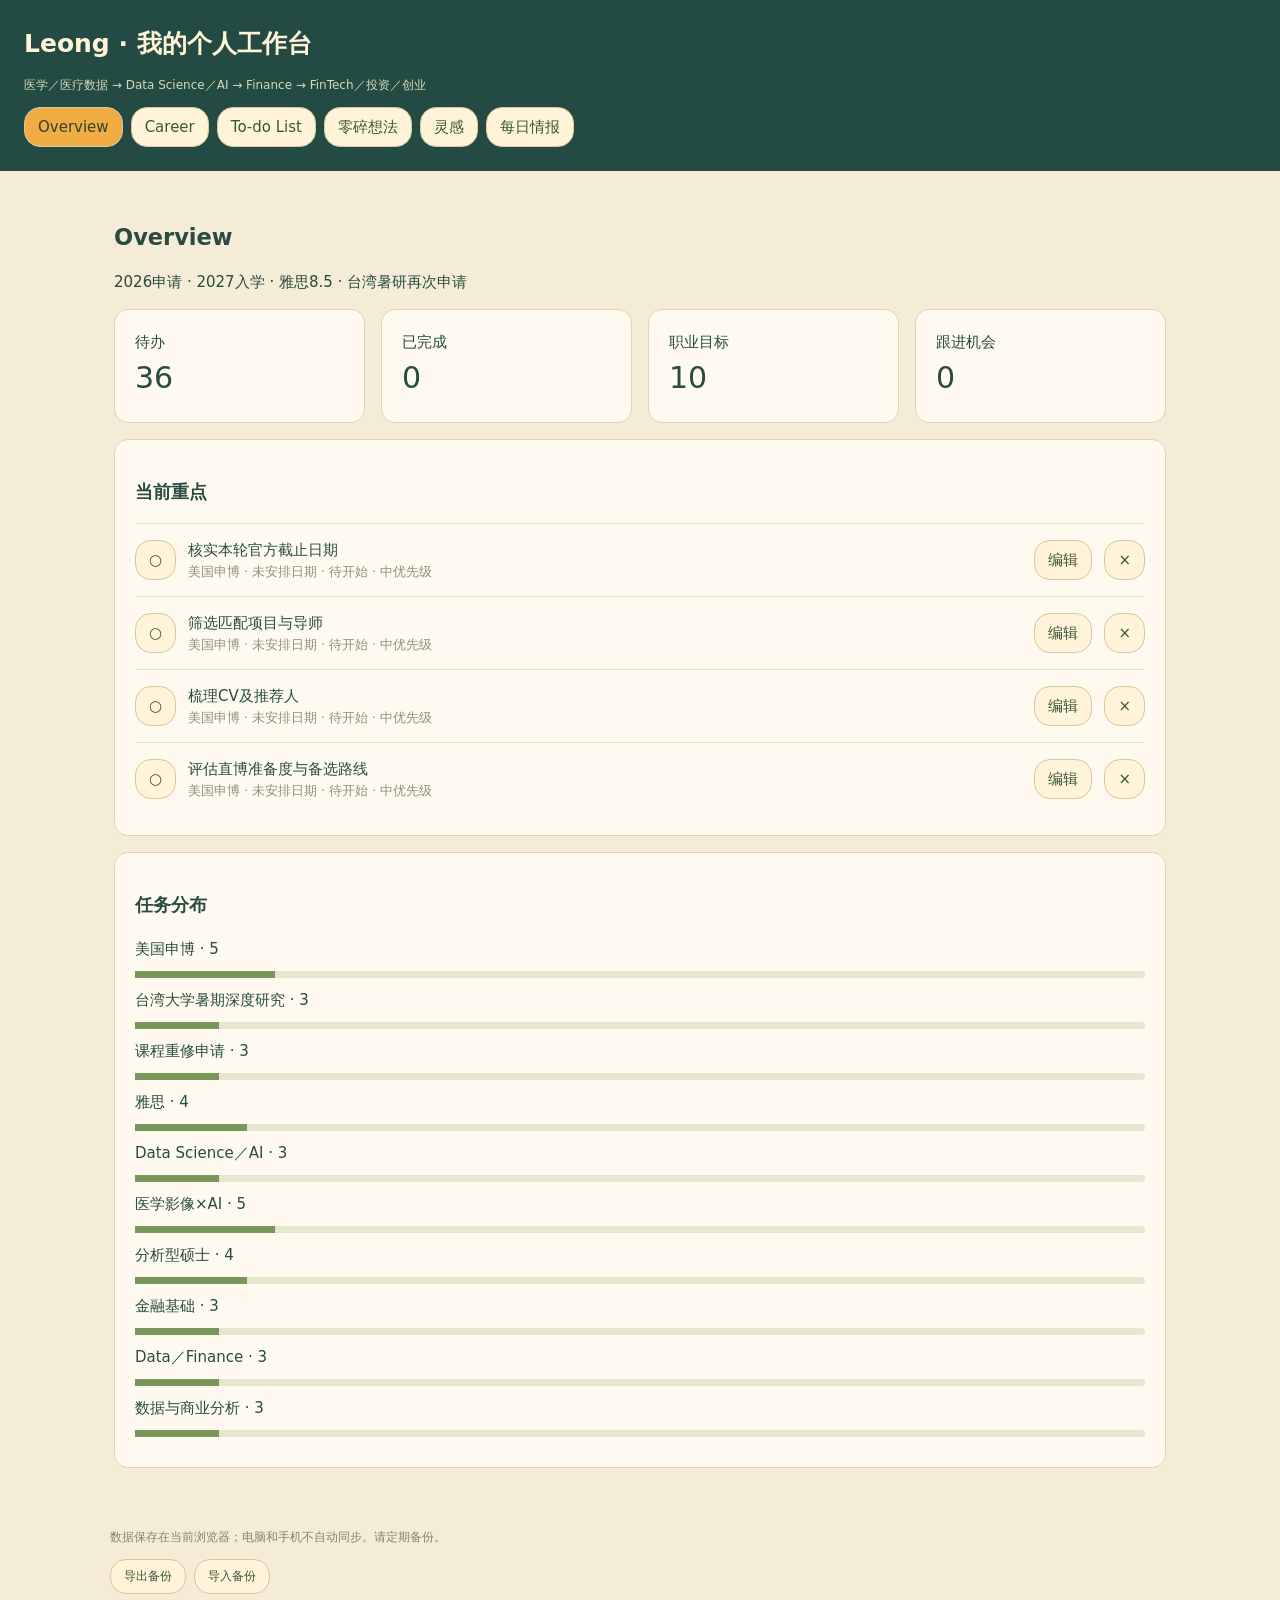
<file: exports/Mac-Workspace.html>
<!doctype html><html lang="zh-CN"><meta charset="utf-8"><meta name="viewport" content="width=device-width,initial-scale=1"><title>我的个人工作台</title>
<style>*{box-sizing:border-box}body{margin:0;background:#f5ecd7;color:#294b40;font:15px/1.6 system-ui}header{background:#244b43;color:#fff4d8;padding:24px}header h1{margin:0;font-size:25px}header p{font-size:12px;color:#d2d9bc}nav{display:flex;gap:8px;flex-wrap:wrap}button,input,select,textarea{font:inherit}button{cursor:pointer;border:1px solid #d8c69d;border-radius:16px;padding:7px 13px;background:#fff4d9;color:#39563d}button.active,button.primary{background:#efad44;color:#383f29}main{max-width:1100px;margin:auto;padding:24px}h2{margin:0 0 12px}.grid{display:grid;grid-template-columns:repeat(auto-fit,minmax(240px,1fr));gap:16px}.card{background:#fffaf0;border:1px solid #e1d2b2;border-radius:14px;padding:20px;margin-bottom:16px;overflow-wrap:anywhere}.card p{white-space:pre-wrap;font-size:13px;color:#80816c}.actions{display:flex;gap:8px;flex-wrap:wrap;margin-top:12px}.row{display:flex;align-items:center;gap:12px;border-top:1px solid #e7ddc6;padding:14px 0}.row>div{flex:1;min-width:0}.row small{display:block;color:#90917d}.done{text-decoration:line-through;color:#999}.stat{font-size:30px}.bar{height:7px;background:#e7e6ce;border-radius:7px;margin:10px 0}.bar span{display:block;height:100%;background:#79965b}.toolbar{display:flex;gap:8px;flex-wrap:wrap;margin:16px 0}.toolbar input{flex:1;min-width:150px}input,select,textarea{padding:9px;border:1px solid #d8c9a9;border-radius:7px;background:#fffdf6;color:#294b40}dialog{max-width:480px;width:90%;max-height:90vh;overflow:auto;border:1px solid #d8c9a9;border-radius:15px;padding:24px;background:#fffaf0}dialog::backdrop{background:#153c3866}label{display:block;margin:12px 0;font-size:13px}label input,label select,label textarea{display:block;width:100%;margin-top:5px}textarea{min-height:90px;resize:vertical}footer{max-width:1100px;margin:auto;padding:20px;font-size:12px;color:#85846e}a{color:#487b5b}#message{min-height:24px;color:#926723;font-size:13px}.empty{padding:30px;text-align:center;color:#97977c}.pill{background:#e7ebcc;padding:3px 9px;border-radius:9px;font-size:12px}.danger{color:#a44c36}button:focus-visible{outline:3px solid #9baf77}progress{width:100%}</style>
<header><h1>Leong · 我的个人工作台</h1><p>医学／医疗数据 → Data Science／AI → Finance → FinTech／投资／创业</p><nav id="nav"></nav></header><main><div id="message" role="status"></div><div id="view"></div></main>
<footer>数据保存在当前浏览器；电脑和手机不自动同步。请定期备份。<div class="actions"><button id="backup">导出备份</button><button id="restore">导入备份</button><input id="file" type="file" accept=".json" hidden></div></footer>
<dialog id="dialog"><form id="form"><h2 id="formTitle"></h2><div id="fields"></div><div class="actions"><button class="primary" type="submit">保存</button><button type="button" id="cancel">取消</button></div></form></dialog>
<script>
'use strict';
const $=s=>document.querySelector(s),escape=s=>String(s??'').replace(/[&<>"']/g,c=>({'&':'&amp;','<':'&lt;','>':'&gt;','"':'&quot;',"'":'&#39;'}[c]));
const seed=[['美国申博 · 2026申请／2027入学','优先探索医学影像AI、重建或医疗多模态AI。核实导师和官方截止日期；保留RA、研究型硕士及2028入学备选。','核实本轮官方截止日期|筛选匹配项目与导师|梳理CV及推荐人|评估直博准备度与备选路线|整理研究兴趣与申请材料'],['台湾大学暑期深度研究 · 再次申请','此前未能参加，不能记为已完成经历。计划结合AI兴趣再次申请；项目年份、开放时间、资格与费用待核实。','核实下一轮开放与申请资格|寻找AI相关研究组|准备再次申请的研究兴趣说明'],['课程重修申请','确认重修课程、申请流程、成绩计算与毕业要求。具体均分、课程和毕业月份待补充。','整理重修课程与当前成绩|核实流程与成绩计算规则|确认对毕业和学位的影响'],['雅思 · 目标8.5','个人总分目标8.5；当前水平、单项目标与考试日期待补充。院校要求需单独核实。','制定8.5目标与单项计划|完成听说读写水平诊断|制定每周练习安排|确认考试与成绩送达安排'],['Data Science／AI · 技术基础','数学与统计 → Python → SQL → pandas／NumPy → EDA → ML → 深度学习。当前熟练程度待自评。','自评数学与Python基础|安排线代概率与编程学习|完成可复现的机器学习练习'],['医学影像×AI · 科研','选一个小问题持续研究，复现基线，设计对照实验，记录失败、局限与个人贡献。数据许可和导师资源待确认。','选定候选研究问题|阅读论文并复现基线|整理导师与团队资源|设计实验记录结果与局限|记录贡献与推荐信证据'],['分析型硕士 · 比较与申请','优先比较Analytics／Data Science；再评估Financial Engineering／Quant Finance／FinTech及有技术课程的Finance。哥大MSAA为候选，官方信息待核实。','比较项目与先修要求|核实GMAT/GRE与语言要求|核实哥大MSAA官方信息|整理医疗数据到Analytics的申请故事'],['金融基础 · 商业判断','学习三张表、公司金融、经济学、投资与估值。CFA作为学习框架，尚未安排考证。','学习财务报表与公司金融|练习DCF/NPV/IRR|分析真实公司的商业模式'],['Data／Finance · 实习','探索医疗AI、Healthcare VC、医药咨询、券商医药组、FinTech和数据岗位。候选机会不是已完成经历。','整理实习候选岗位|制作交叉方向简历|准备项目展示与申请'],['数据与商业分析 · 作品','数据清洗 → EDA → 建模 → 验证 → 可视化 → 商业解释，展示代码和复现说明。','选择可合法使用的数据集|完成EDA建模与可视化|整理代码复现与商业解释']];
let db={goals:[],tasks:[],opportunities:[],thoughts:[],inspirations:[]};seed.forEach(([title,notes,tasks],i)=>{const goal='g'+i;db.goals.push({id:goal,title,notes,progress:0,start:'',due:''});tasks.split('|').forEach((title,j)=>db.tasks.push({id:'t'+i+'-'+j,title,notes:'建议待办；实际状态与日期请更新。',goal,category:seed[i][0].split(' · ')[0],status:'todo',priority:'medium',due:''}));});
let storageOK=true;try{const saved=localStorage.getItem('leong-mac-v1');if(saved)db=check(JSON.parse(saved));}catch{storageOK=false;}
let page='overview',period='all',query='',editing=null;
const labels={overview:'Overview',career:'Career',tasks:'To-do List',thoughts:'零碎想法',inspirations:'灵感',news:'每日情报'};
function check(x){if(!x||typeof x!=='object')throw Error('备份格式错误');const ids=new Set();for(const k of ['goals','tasks','opportunities','thoughts','inspirations']){if(!Array.isArray(x[k])||x[k].length>10000)throw Error('备份格式错误');for(const i of x[k]){if(!i||typeof i.id!=='string'||!i.id||ids.has(i.id)||typeof i.title!=='string'||!i.title.trim()||i.title.length>200)throw Error('记录格式错误');ids.add(i.id);for(const f of ['notes','due','start','category','goal','created'])if(i[f]!==undefined&&(typeof i[f]!=='string'||i[f].length>5000))throw Error('字段格式错误');for(const f of ['due','start'])if(i[f]&&(!/^\d{4}-\d{2}-\d{2}$/.test(i[f])||!Number.isFinite(Date.parse(i[f]))||new Date(i[f]).toISOString().slice(0,10)!==i[f]))throw Error('日期格式错误');if(k==='goals'&&(!Number.isInteger(i.progress)||i.progress<0||i.progress>100||(i.start&&i.due&&i.start>i.due)))throw Error('目标进度或日期无效');if(k==='tasks'&&(!['todo','doing','done'].includes(i.status)||!['high','medium','low'].includes(i.priority)))throw Error('任务状态无效');if(k==='opportunities'&&!['待了解','已申请','面试中','已获得','已结束'].includes(i.stage))throw Error('机会状态无效');}}return x;}
function message(text){$('#message').textContent=text;}
function commit(next){try{check(next);localStorage.setItem('leong-mac-v1',JSON.stringify(next));db=next;storageOK=true;render();message('已保存');return true;}catch(e){message('保存失败：'+e.message);return false;}}
function change(action){const next=structuredClone(db);action(next);return commit(next);}
function today(){const d=new Date();return `${d.getFullYear()}-${String(d.getMonth()+1).padStart(2,'0')}-${String(d.getDate()).padStart(2,'0')}`;}
function inPeriod(t){if(period==='all')return true;if(period==='unscheduled')return !t.due;if(!t.due)return false;if(period==='today')return t.due===today();if(period==='month')return t.due.slice(0,7)===today().slice(0,7);const d=new Date(today()+'T12:00:00');d.setDate(d.getDate()-(d.getDay()+6)%7);const iso=d=>`${d.getFullYear()}-${String(d.getMonth()+1).padStart(2,'0')}-${String(d.getDate()).padStart(2,'0')}`;const start=iso(d);d.setDate(d.getDate()+6);return t.due>=start&&t.due<=iso(d);}
function buttons(kind,id){return `<div class="actions"><button data-edit="${kind}:${escape(id)}">编辑</button><button class="danger" data-delete="${kind}:${escape(id)}">删除</button></div>`;}
function task(t){return `<div class="row"><button data-toggle="${escape(t.id)}" aria-label="${t.status==='done'?'恢复':'完成'}${escape(t.title)}">${t.status==='done'?'✓':'○'}</button><div><span class="${t.status==='done'?'done':''}">${escape(t.title)}</span><small>${escape(t.category||'未分类')} · ${escape(t.due||'未安排日期')} · ${{todo:'待开始',doing:'进行中',done:'已完成'}[t.status]} · ${{high:'高',medium:'中',low:'低'}[t.priority]}优先级</small></div><button data-edit="tasks:${escape(t.id)}">编辑</button><button data-delete="tasks:${escape(t.id)}" aria-label="删除${escape(t.title)}">×</button></div>`;}
function cards(kind){return db[kind].filter(i=>(i.title+' '+(i.notes||'')+' '+(i.category||'')).toLowerCase().includes(query.toLowerCase())).map(i=>`<article class="card"><span class="pill">${escape(i.category||i.stage||labels[kind]||'职业目标')}</span><h3>${escape(i.title)}</h3><p>${escape(i.notes||'')}</p>${kind==='goals'?`<progress max="100" value="${i.progress}"></progress><small>目标完成度 ${i.progress}% · ${escape(i.start||'开始日期待定')} → ${escape(i.due||'结束日期待定')}</small>`:''}${buttons(kind,i.id)}</article>`).join('')||'<div class="empty">暂时没有记录，可以点击新增。</div>';}
function render(){$('#nav').innerHTML=Object.entries(labels).map(([p,n])=>`<button data-page="${p}" class="${p===page?'active':''}">${n}</button>`).join('');let html=`<h2>${labels[page]}</h2>`;
if(page==='overview'){html+='<p>2026申请 · 2027入学 · 雅思8.5 · 台湾暑研再次申请</p><div class="grid">'+[['待办',db.tasks.filter(t=>t.status!=='done').length],['已完成',db.tasks.filter(t=>t.status==='done').length],['职业目标',db.goals.length],['跟进机会',db.opportunities.filter(o=>o.stage!=='已结束').length]].map(([n,v])=>`<div class="card">${n}<div class="stat">${v}</div></div>`).join('')+'</div><div class="card"><h3>当前重点</h3>'+db.tasks.filter(t=>t.status!=='done').sort((a,b)=>(a.due||'9999').localeCompare(b.due||'9999')||['high','medium','low'].indexOf(a.priority)-['high','medium','low'].indexOf(b.priority)).slice(0,4).map(task).join('')+'</div><div class="card"><h3>任务分布</h3>'+[...new Set(db.tasks.map(t=>t.category||'未分类'))].map(c=>{const n=db.tasks.filter(t=>(t.category||'未分类')===c).length;return `<div>${escape(c)} · ${n}<div class="bar"><span style="width:${db.tasks.length?n/db.tasks.length*100:0}%"></span></div></div>`;}).join('')+'</div>';}
else if(page==='career'){html+='<p>技术理解、金融判断与商业决策能力。硕士与申博路线并行比较。</p><button data-new="goals" class="primary">＋职业目标</button><div class="grid">'+cards('goals')+'</div><h2>机会／申请记录</h2><button data-new="opportunities">＋机会</button><div class="grid">'+cards('opportunities')+'</div>';}
else if(page==='tasks'){html+='<button class="primary" data-new="tasks">＋任务</button><div class="toolbar">'+[['all','全部'],['today','Today'],['week','Week'],['month','Month'],['unscheduled','未安排']].map(([k,n])=>`<button data-period="${k}" class="${period===k?'active':''}">${n}</button>`).join('')+'</div><p>按目标日期查看，本周为周一至周日。</p><input id="search" placeholder="搜索任务" value="'+escape(query)+'"><div class="card" id="results">'+db.tasks.filter(t=>inPeriod(t)&&(t.title+' '+t.notes+' '+t.category).toLowerCase().includes(query.toLowerCase())).map(task).join('')+'</div>';}
else if(page==='news'){html+='<div class="card"><p>本地HTML暂未连接自动新闻服务，以下是原始来源入口。此处不会显示虚构简报。</p><p><a target="_blank" rel="noopener" href="https://techcrunch.com/category/artificial-intelligence/">TechCrunch AI 科技 ↗</a></p><p><a target="_blank" rel="noopener" href="https://arxiv.org/list/cs.AI/recent">arXiv AI研究 ↗</a></p><p><a target="_blank" rel="noopener" href="https://www.bbc.com/business">BBC经济与商业 ↗</a></p></div>';}
else{html+='<p>'+ (page==='thoughts'?'随手记录疑问、观察、感受和未成形的思考。':'保存研究点子、创意与想尝试的新可能。')+'</p><button class="primary" data-new="'+page+'">＋新增</button><div class="toolbar"><input id="search" placeholder="搜索当前记录" value="'+escape(query)+'"></div><div class="grid" id="results">'+cards(page)+'</div>';}
$('#view').innerHTML=html;}
function field(n,title,value='',type='text',extra=''){return `<label>${title}<input name="${n}" type="${type}" value="${escape(value)}" ${extra}></label>`;}
function options(n,title,values,value){return `<label>${title}<select name="${n}">${values.map(([v,l])=>`<option value="${escape(v)}" ${value===v?'selected':''}>${escape(l)}</option>`).join('')}</select></label>`;}
function edit(kind,id){const item=id?db[kind].find(i=>i.id===id):{};if(!item)return;editing={kind,id};$('#formTitle').textContent=id?'编辑记录':'新增记录';let html=field('title','标题',item.title,'text','required maxlength="200"')+field('category','分类／标签',item.category,'text','maxlength="100"')+`<label>内容／备注<textarea name="notes" maxlength="5000">${escape(item.notes||'')}</textarea></label>`;
if(kind==='tasks')html+=options('status','状态',[['todo','待开始'],['doing','进行中'],['done','已完成']],item.status||'todo')+options('priority','优先级',[['high','高'],['medium','中'],['low','低']],item.priority||'medium')+options('goal','关联目标',[['','不关联'],...db.goals.map(g=>[g.id,g.title])],item.goal||'')+field('due','目标日期',item.due,'date');
if(kind==='goals')html+=field('progress','完成度0–100',item.progress??0,'number','required min="0" max="100" step="1"')+field('start','开始日期',item.start,'date')+field('due','结束日期',item.due,'date');
if(kind==='opportunities')html+=options('stage','阶段',['待了解','已申请','面试中','已获得','已结束'].map(s=>[s,s]),item.stage||'待了解')+field('due','跟进日期',item.due,'date');$('#fields').innerHTML=html;$('#dialog').showModal();}
document.addEventListener('click',e=>{const b=e.target.closest('button');if(!b)return;if(b.dataset.page){page=b.dataset.page;query='';render();}if(b.dataset.period){period=b.dataset.period;render();}if(b.dataset.new)edit(b.dataset.new);if(b.dataset.edit){const [k,id]=b.dataset.edit.split(':');edit(k,id);}if(b.dataset.delete){const [k,id]=b.dataset.delete.split(':');if(confirm('删除后无法恢复，确定删除？'))change(x=>{x[k]=x[k].filter(i=>i.id!==id);if(k==='goals')x.tasks.forEach(t=>{if(t.goal===id)t.goal='';});});}if(b.dataset.toggle)change(x=>{const t=x.tasks.find(i=>i.id===b.dataset.toggle);if(t)t.status=t.status==='done'?'todo':'done';});});
document.addEventListener('input',e=>{if(e.target.id==='search'){query=e.target.value;$('#results').innerHTML=page==='tasks'?db.tasks.filter(t=>inPeriod(t)&&(t.title+' '+t.notes+' '+t.category).toLowerCase().includes(query.toLowerCase())).map(task).join(''):cards(page);}});
$('#form').onsubmit=e=>{e.preventDefault();const v=Object.fromEntries(new FormData(e.target));v.title=v.title.trim();if(!v.title)return;if(editing.kind==='goals')v.progress=Number(v.progress);const ok=change(x=>{const list=x[editing.kind];if(editing.id){const index=list.findIndex(i=>i.id===editing.id);list[index]={...list[index],...v};}else{const id=globalThis.crypto?.randomUUID?crypto.randomUUID():'record-'+Date.now()+'-'+Math.random().toString(36).slice(2);list.unshift({...v,id,created:new Date().toISOString()});}});if(ok)$('#dialog').close();};$('#cancel').onclick=()=>$('#dialog').close();
$('#backup').onclick=()=>{const url=URL.createObjectURL(new Blob([JSON.stringify({version:1,data:db},null,2)],{type:'application/json'}));const a=document.createElement('a');a.href=url;a.download='工作台备份.json';a.click();setTimeout(()=>URL.revokeObjectURL(url),1000);};$('#restore').onclick=()=>$('#file').click();$('#file').onchange=async e=>{try{const f=e.target.files[0];if(!f)return;if(f.size>10000000)throw Error('文件过大');const b=JSON.parse(await f.text());if(b.version!==1)throw Error('版本不支持');check(b.data);if(confirm('导入会替换现有数据，建议先导出备份。继续？'))commit(b.data);}catch(error){message('导入失败：'+error.message);}finally{e.target.value='';}};render();if(!storageOK)message('浏览器存储不可用或旧数据无法读取，暂显示初始规划。请检查权限或导入备份；旧数据未被清除。');
</script></html>
</file>
